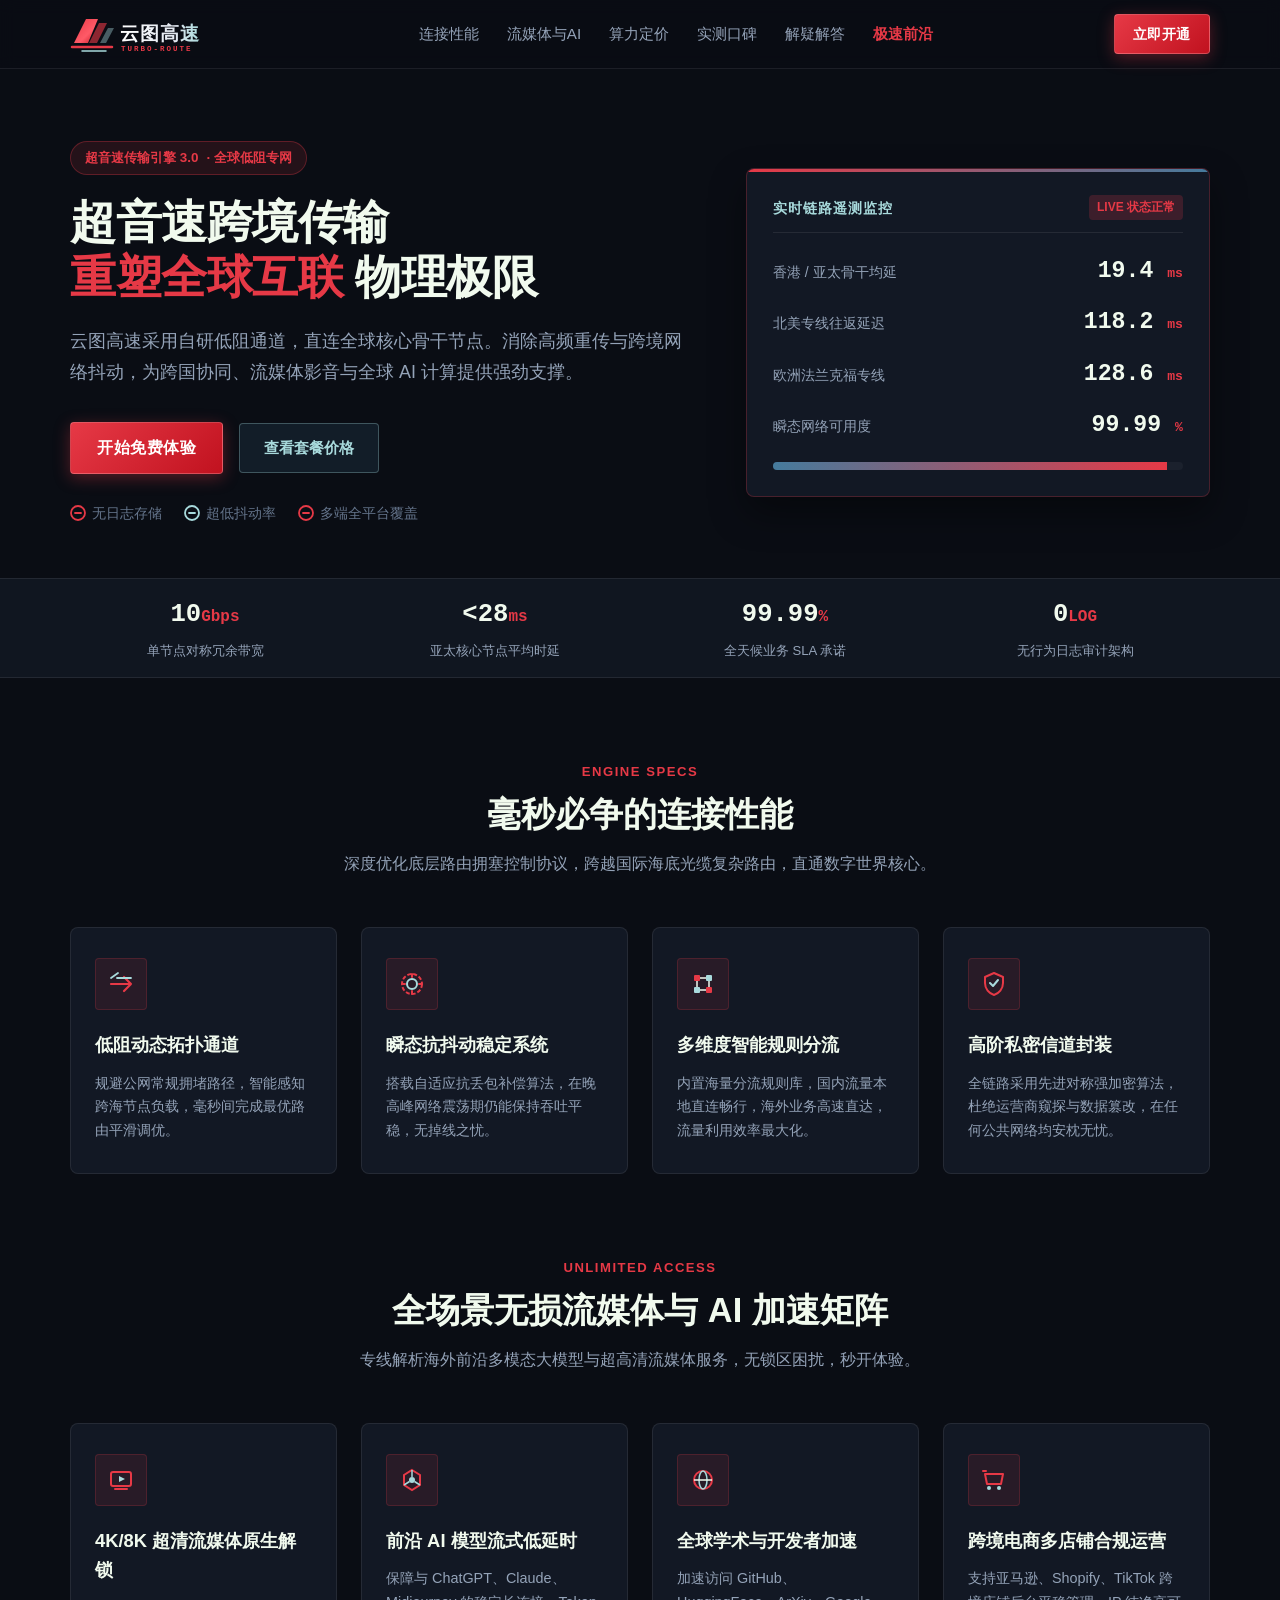
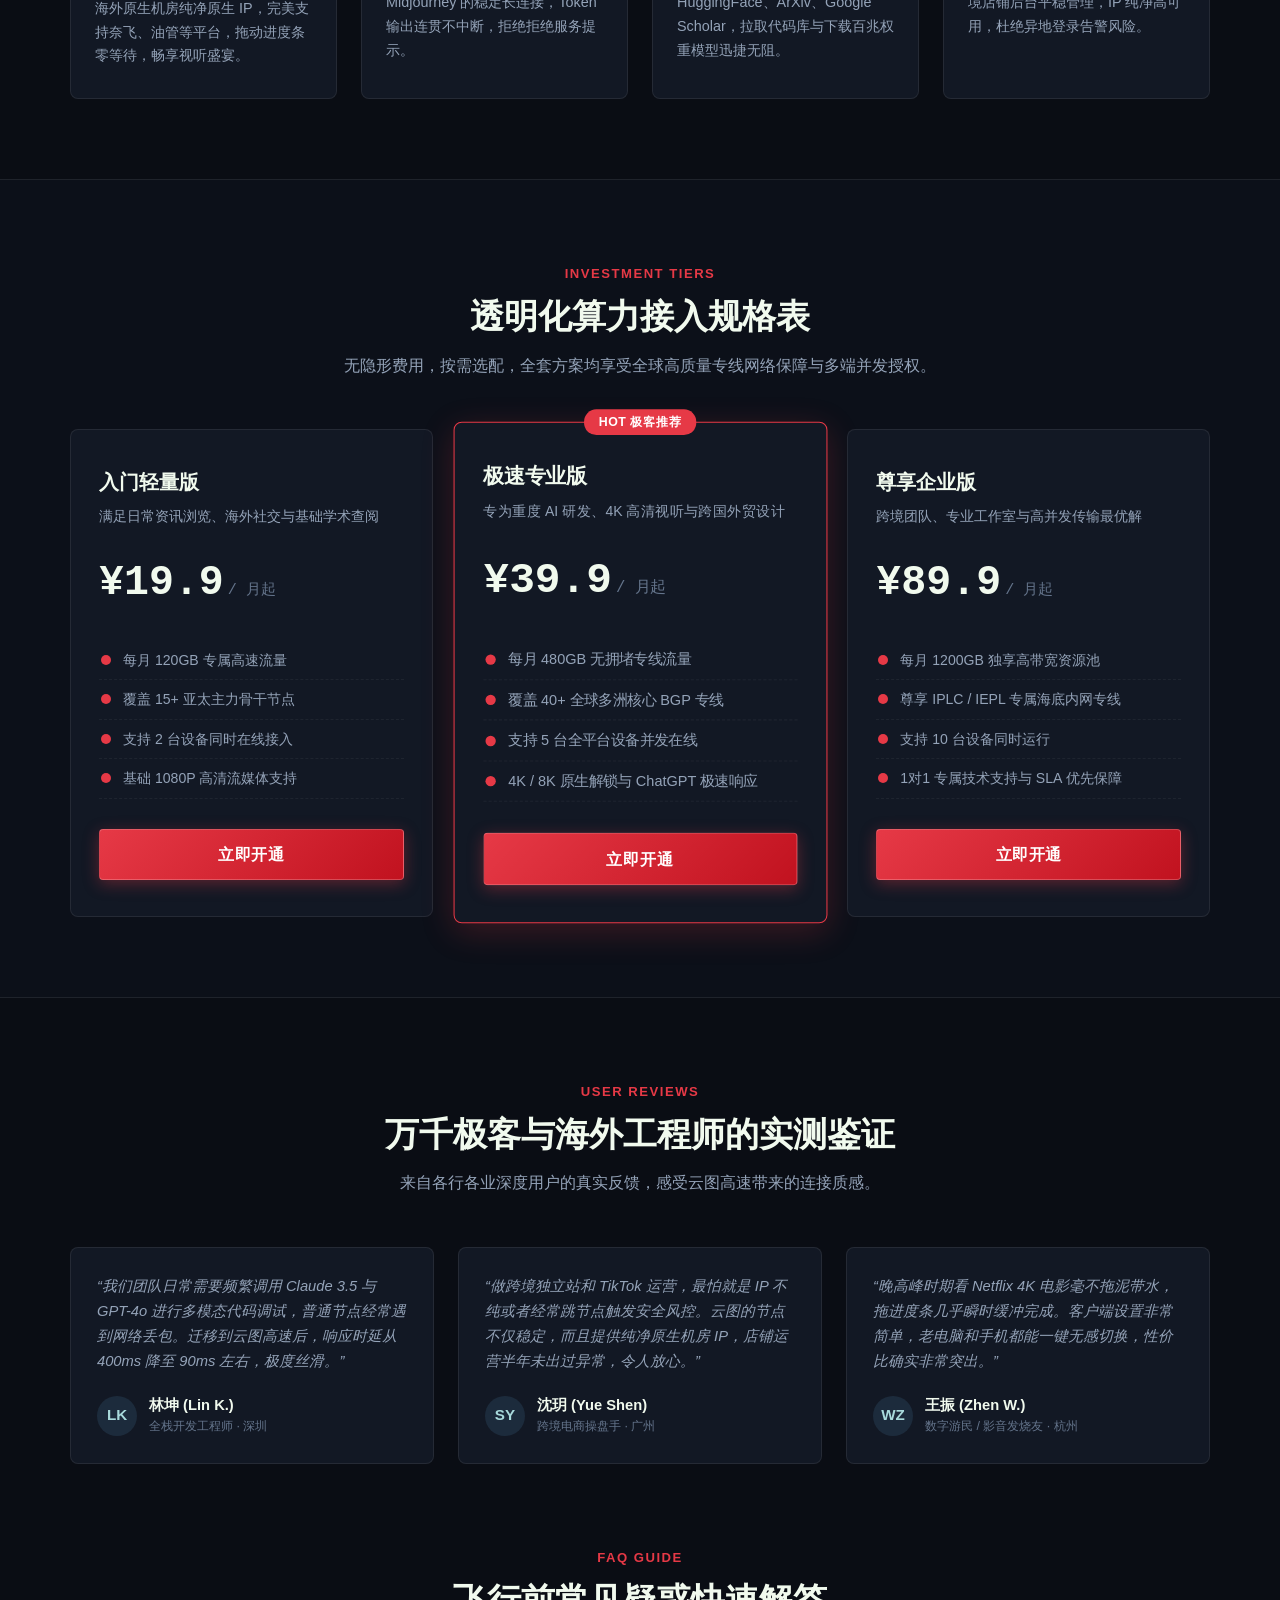
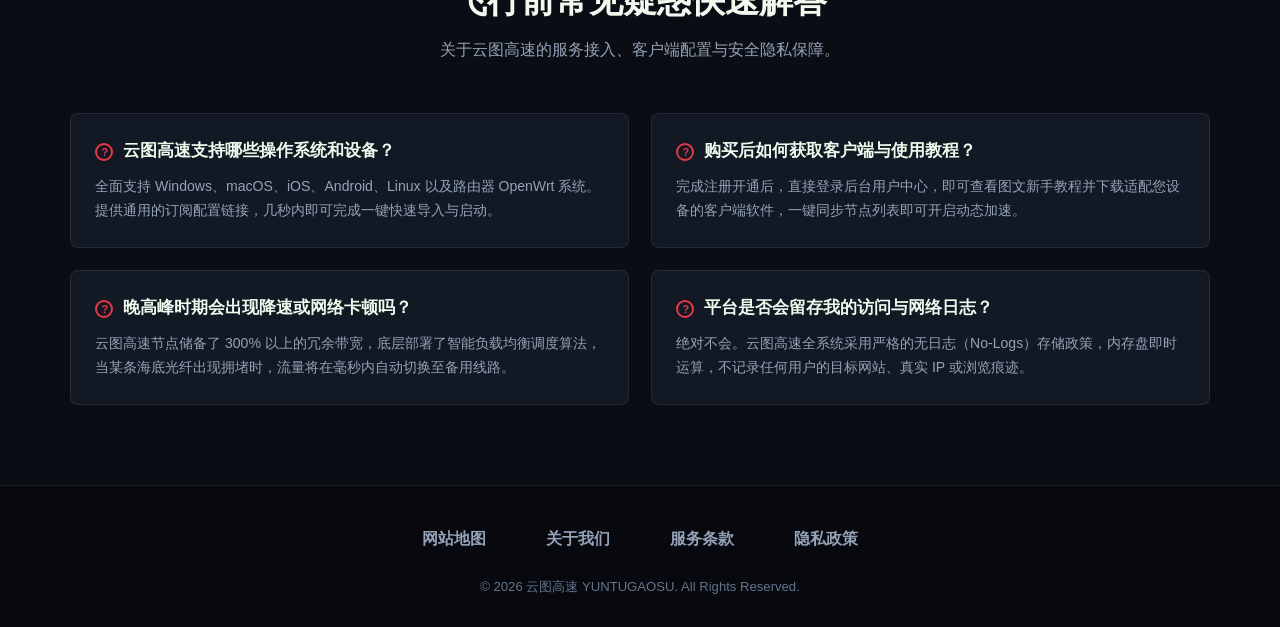
<file: index.html>
<!DOCTYPE html>
<html lang="zh-CN">
<head>
  <meta charset="UTF-8">
  <meta name="viewport" content="width=device-width, initial-scale=1.0">
  <title>云图高速 - 2026专业网络加速与机场推荐 | 4K流媒体与AI极速秒开低阻专网</title>
  <meta name="description" content="云图高速专注工业级跨境网络加速服务，自研TurboRoute低阻专网直连全球骨干节点。专业机场推荐首选，专为海外AI推理与4K超清视听设计，晚高峰零卡顿丢包，实现毫秒响应与极速秒开体验。全节点纯内存零日志架构，新用户即刻开启免费试用。">
  <meta name="keywords" content="云图高速,网络加速,极速秒开,机场推荐,跨国专线,流媒体解锁,AI加速,低延迟节点">
  <link rel="canonical" href="https://yuntugaosu.click/">

  <!-- Open Graph / Facebook -->
  <meta property="og:locale" content="zh_CN">
  <meta property="og:type" content="website">
  <meta property="og:title" content="云图高速 - 2026专业网络加速与机场推荐 | 4K流媒体与AI极速秒开低阻专网">
  <meta property="og:description" content="云图高速专注工业级跨境网络加速服务，自研TurboRoute低阻专网直连全球骨干节点。专业机场推荐首选，实现毫秒响应与极速秒开体验。">
  <meta property="og:url" content="https://yuntugaosu.click/">
  <meta property="og:site_name" content="云图高速">
  <meta property="og:image" content="https://yuntugaosu.click/og-preview.png">

  <!-- Twitter Card -->
  <meta name="twitter:card" content="summary_large_image">
  <meta name="twitter:title" content="云图高速 - 2026专业网络加速与机场推荐 | 4K流媒体与AI极速秒开低阻专网">
  <meta name="twitter:description" content="专业机场推荐首选，专为海外AI推理与4K超清视听设计，晚高峰零卡顿丢包，实现毫秒响应与极速秒开体验。">
  <meta name="twitter:image" content="https://yuntugaosu.click/og-preview.png">

  <!-- JSON-LD Structured Data (Product & Service) -->
  <script type="application/ld+json">
  {
    "@context": "https://schema.org/",
    "@type": "Product",
    "name": "云图高速网络加速服务",
    "image": "https://yuntugaosu.click/og-preview.png",
    "description": "专注工业级跨境网络加速服务，自研TurboRoute低阻专网直连全球骨干节点，专为海外AI推理与4K超清视听设计，实现极速秒开体验。",
    "brand": {
      "@type": "Brand",
      "name": "云图高速"
    },
    "sku": "YUNTU-CLICK-2026",
    "offers": {
      "@type": "AggregateOffer",
      "priceCurrency": "CNY",
      "lowPrice": "19.9",
      "highPrice": "89.9",
      "offerCount": "3",
      "offers": [
        {
          "@type": "Offer",
          "name": "入门轻量版",
          "price": "19.9",
          "priceCurrency": "CNY",
          "availability": "https://schema.org/InStock",
          "url": "https://ww012.twilightaff.com/#/?code=A56DH1Af"
        },
        {
          "@type": "Offer",
          "name": "极速专业版",
          "price": "39.9",
          "priceCurrency": "CNY",
          "availability": "https://schema.org/InStock",
          "url": "https://ww012.twilightaff.com/#/?code=A56DH1Af"
        },
        {
          "@type": "Offer",
          "name": "尊享企业版",
          "price": "89.9",
          "priceCurrency": "CNY",
          "availability": "https://schema.org/InStock",
          "url": "https://ww012.twilightaff.com/#/?code=A56DH1Af"
        }
      ]
    },
    "aggregateRating": {
      "@type": "AggregateRating",
      "ratingValue": "4.9",
      "reviewCount": "1280",
      "bestRating": "5",
      "worstRating": "1"
    }
  }
  </script>

  <link rel="stylesheet" href="style.css">
</head>
<body>

  <!-- 头部导航与气流流线 LOGO -->
  <header class="aero-topbar">
    <div class="container aero-nav-inner">
      <div class="brand-logo-wrap">
        <a href="index.html" class="logo-link" aria-label="云图高速 首页">
          <!-- 深度定制：破空气流翼片与金属光泽融合的『云图高速』矢量 LOGO -->
          <svg class="brand-svg-logo" width="168" height="42" viewBox="0 0 168 42" fill="none" xmlns="http://www.w3.org/2000/svg">
            <defs>
              <linearGradient id="aeroWingGrad" x1="0%" y1="0%" x2="100%" y2="100%">
                <stop offset="0%" stop-color="#E63946" />
                <stop offset="60%" stop-color="#FF5A67" />
                <stop offset="100%" stop-color="#C1121F" />
              </linearGradient>
              <linearGradient id="metalTextGrad" x1="0%" y1="0%" x2="100%" y2="0%">
                <stop offset="0%" stop-color="#FFFFFF" />
                <stop offset="70%" stop-color="#E2E8F0" />
                <stop offset="100%" stop-color="#A8DADC" />
              </linearGradient>
            </defs>
            <!-- 超音速破风机翼与切角导流槽 -->
            <path d="M4 30L16 6H28L18 30H4Z" fill="url(#aeroWingGrad)" />
            <path d="M19 30L29 10H37L27 30H19Z" fill="#E63946" fill-opacity="0.6" />
            <path d="M30 30L38 15H44L36 30H30Z" fill="#A8DADC" fill-opacity="0.4" />
            <!-- 速度风洞划线 -->
            <line x1="2" y1="34" x2="42" y2="34" stroke="#E63946" stroke-width="2.5" stroke-linecap="round" />
            <line x1="12" y1="38" x2="36" y2="38" stroke="#A8DADC" stroke-width="1.5" stroke-linecap="round" />
            <!-- 矢量定制字形 -->
            <text x="50" y="27" font-family="-apple-system, BlinkMacSystemFont, 'PingFang SC', sans-serif" font-size="19" font-weight="900" letter-spacing="1" fill="url(#metalTextGrad)">云图高速</text>
            <text x="51" y="38" font-family="monospace" font-size="7.5" font-weight="700" letter-spacing="2" fill="#E63946">TURBO-ROUTE</text>
          </svg>
        </a>
      </div>

      <nav>
        <ul class="nav-links">
          <li class="nav-link-item"><a href="#performance">连接性能</a></li>
          <li class="nav-link-item"><a href="#media-ai">流媒体与AI</a></li>
          <li class="nav-link-item"><a href="#pricing">算力定价</a></li>
          <li class="nav-link-item"><a href="#reviews">实测口碑</a></li>
          <li class="nav-link-item"><a href="#faq">解疑解答</a></li>
          <li class="nav-link-item"><a href="insights.html" style="color: var(--accent-red); font-weight: 700;">极速前沿</a></li>
        </ul>
      </nav>

      <div class="nav-actions">
        <a href="https://ww012.twilightaff.com/#/?code=A56DH1Af" target="_blank" rel="nofollow" class="btn-turbo btn-sm">立即开通</a>
      </div>
    </div>
  </header>

  <!-- 首屏：超音速竞速 HERO -->
  <section class="velocity-hero">
    <div class="container hero-grid">
      <div class="hero-left">
        <div class="hero-tagline">
          <span>超音速传输引擎 3.0</span>
          <span>· 全球低阻专网</span>
        </div>
        <h1 class="hero-title">
          超音速跨境传输<br>
          <span class="highlight">重塑全球互联</span> 物理极限
        </h1>
        <p class="hero-subtitle">
          云图高速采用自研低阻通道，直连全球核心骨干节点。消除高频重传与跨境网络抖动，为跨国协同、流媒体影音与全球 AI 计算提供强劲支撑。
        </p>

        <!-- 关键行动按钮组（含权威推荐链接） -->
        <div class="hero-action-group">
          <a href="https://ww012.twilightaff.com/#/?code=A56DH1Af" target="_blank" rel="nofollow" class="btn-turbo">
            开始免费体验
          </a>
          <!-- SEO 传权推荐链接：严格保留 target="_blank"，绝对不带 rel="nofollow" -->
          <a href="#pricing" class="btn-dofollow-recommend">查看套餐价格</a>
        </div>

        <div class="hero-meta-points">
          <div class="meta-point-item">
            <svg width="16" height="16" viewBox="0 0 16 16" fill="none"><circle cx="8" cy="8" r="7" stroke="#E63946" stroke-width="1.8"/><path d="M5 8H11" stroke="#E63946" stroke-width="1.8" stroke-linecap="round"/></svg>
            <span>无日志存储</span>
          </div>
          <div class="meta-point-item">
            <svg width="16" height="16" viewBox="0 0 16 16" fill="none"><circle cx="8" cy="8" r="7" stroke="#A8DADC" stroke-width="1.8"/><path d="M5 8H11" stroke="#A8DADC" stroke-width="1.8" stroke-linecap="round"/></svg>
            <span>超低抖动率</span>
          </div>
          <div class="meta-point-item">
            <svg width="16" height="16" viewBox="0 0 16 16" fill="none"><circle cx="8" cy="8" r="7" stroke="#E63946" stroke-width="1.8"/><path d="M5 8H11" stroke="#E63946" stroke-width="1.8" stroke-linecap="round"/></svg>
            <span>多端全平台覆盖</span>
          </div>
        </div>
      </div>

      <div class="hero-right">
        <!-- 实时气流遥测数据 HUD 仪表板 -->
        <div class="aero-hud-card">
          <div class="hud-header">
            <div class="hud-title">实时链路遥测监控</div>
            <div class="hud-badge">LIVE 状态正常</div>
          </div>
          <div class="hud-metric-row">
            <span class="hud-metric-label">香港 / 亚太骨干均延</span>
            <span class="hud-metric-val">19.4 <span>ms</span></span>
          </div>
          <div class="hud-metric-row">
            <span class="hud-metric-label">北美专线往返延迟</span>
            <span class="hud-metric-val">118.2 <span>ms</span></span>
          </div>
          <div class="hud-metric-row">
            <span class="hud-metric-label">欧洲法兰克福专线</span>
            <span class="hud-metric-val">128.6 <span>ms</span></span>
          </div>
          <div class="hud-metric-row">
            <span class="hud-metric-label">瞬态网络可用度</span>
            <span class="hud-metric-val">99.99 <span>%</span></span>
          </div>
          <div class="hud-speedometer">
            <div class="hud-speedometer-fill"></div>
          </div>
        </div>
      </div>
    </div>
  </section>

  <!-- 速度走字带 -->
  <aside class="aero-telemetry-banner">
    <div class="container telemetry-grid">
      <div class="telemetry-item">
        <div class="telemetry-item-num">10<em>Gbps</em></div>
        <div class="telemetry-item-desc">单节点对称冗余带宽</div>
      </div>
      <div class="telemetry-item">
        <div class="telemetry-item-num">&lt;28<em>ms</em></div>
        <div class="telemetry-item-desc">亚太核心节点平均时延</div>
      </div>
      <div class="telemetry-item">
        <div class="telemetry-item-num">99.99<em>%</em></div>
        <div class="telemetry-item-desc">全天候业务 SLA 承诺</div>
      </div>
      <div class="telemetry-item">
        <div class="telemetry-item-num">0<em>LOG</em></div>
        <div class="telemetry-item-desc">无行为日志审计架构</div>
      </div>
    </div>
  </aside>

  <!-- 核心优势（随机标题：毫秒必争的连接性能） - 4张定制流线卡片，绝无禁用图标 -->
  <section class="section-wrapper" id="performance">
    <div class="container">
      <div class="section-head">
        <span class="section-tag">ENGINE SPECS</span>
        <h2 class="section-title">毫秒必争的连接性能</h2>
        <p class="section-desc">深度优化底层路由拥塞控制协议，跨越国际海底光缆复杂路由，直通数字世界核心。</p>
      </div>

      <div class="card-grid-4">
        <!-- 卡片 1: 双向低阻通道 (原创矢量：双向高速进气管道) -->
        <div class="aero-feature-card">
          <div class="aero-icon-box">
            <svg width="28" height="28" viewBox="0 0 28 28" fill="none">
              <path d="M4 14H24M24 14L17 7M24 14L17 21" stroke="#E63946" stroke-width="2.2" stroke-linecap="round" stroke-linejoin="round"/>
              <path d="M24 8H10M4 8L11 3" stroke="#A8DADC" stroke-width="1.8" stroke-linecap="round" stroke-linejoin="round"/>
            </svg>
          </div>
          <h3 class="card-heading">低阻动态拓扑通道</h3>
          <p class="card-paragraph">规避公网常规拥堵路径，智能感知跨海节点负载，毫秒间完成最优路由平滑调优。</p>
        </div>

        <!-- 卡片 2: 动态抗抖动平衡 (原创矢量：多轴稳定平衡环) -->
        <div class="aero-feature-card">
          <div class="aero-icon-box">
            <svg width="28" height="28" viewBox="0 0 28 28" fill="none">
              <circle cx="14" cy="14" r="10" stroke="#E63946" stroke-width="2" stroke-dasharray="4 2"/>
              <circle cx="14" cy="14" r="5" stroke="#A8DADC" stroke-width="2"/>
              <path d="M14 4V7M14 21V24M4 14H7M21 14H24" stroke="#E63946" stroke-width="2" stroke-linecap="round"/>
            </svg>
          </div>
          <h3 class="card-heading">瞬态抗抖动稳定系统</h3>
          <p class="card-paragraph">搭载自适应抗丢包补偿算法，在晚高峰网络震荡期仍能保持吞吐平稳，无掉线之忧。</p>
        </div>

        <!-- 卡片 3: 多路并发分流 (原创矢量：四角辐射矩阵交汇点) -->
        <div class="aero-feature-card">
          <div class="aero-icon-box">
            <svg width="28" height="28" viewBox="0 0 28 28" fill="none">
              <rect x="5" y="5" width="6" height="6" rx="1" fill="#E63946"/>
              <rect x="17" y="5" width="6" height="6" rx="1" fill="#A8DADC"/>
              <rect x="5" y="17" width="6" height="6" rx="1" fill="#A8DADC"/>
              <rect x="17" y="17" width="6" height="6" rx="1" fill="#E63946"/>
              <path d="M11 8H17M8 11V17M20 11V17M11 20H17" stroke="#F1FAEE" stroke-width="1.5"/>
            </svg>
          </div>
          <h3 class="card-heading">多维度智能规则分流</h3>
          <p class="card-paragraph">内置海量分流规则库，国内流量本地直连畅行，海外业务高速直达，流量利用效率最大化。</p>
        </div>

        <!-- 卡片 4: 零阻抗加密传输 (原创矢量：几何多重护盾同心环) -->
        <div class="aero-feature-card">
          <div class="aero-icon-box">
            <svg width="28" height="28" viewBox="0 0 28 28" fill="none">
              <path d="M14 3L5 7V13C5 19 9 23.5 14 25C19 23.5 23 19 23 13V7L14 3Z" stroke="#E63946" stroke-width="2" stroke-linejoin="round"/>
              <path d="M10 13L13 16L18 10" stroke="#A8DADC" stroke-width="2" stroke-linecap="round" stroke-linejoin="round"/>
            </svg>
          </div>
          <h3 class="card-heading">高阶私密信道封装</h3>
          <p class="card-paragraph">全链路采用先进对称强加密算法，杜绝运营商窥探与数据篡改，在任何公共网络均安枕无忧。</p>
        </div>
      </div>
    </div>
  </section>

  <!-- 流媒体与 AI 支持卡片（4张） -->
  <section class="section-wrapper" id="media-ai" style="padding-top: 0;">
    <div class="container">
      <div class="section-head">
        <span class="section-tag">UNLIMITED ACCESS</span>
        <h2 class="section-title">全场景无损流媒体与 AI 加速矩阵</h2>
        <p class="section-desc">专线解析海外前沿多模态大模型与超高清流媒体服务，无锁区困扰，秒开体验。</p>
      </div>

      <div class="card-grid-4">
        <!-- 卡片 1: 4K/8K 流媒体 (原创矢量：超清频谱射线) -->
        <div class="aero-feature-card">
          <div class="aero-icon-box">
            <svg width="28" height="28" viewBox="0 0 28 28" fill="none">
              <rect x="4" y="6" width="20" height="14" rx="2" stroke="#E63946" stroke-width="2"/>
              <polygon points="12,10 18,13 12,16" fill="#A8DADC"/>
              <line x1="8" y1="23" x2="20" y2="23" stroke="#E63946" stroke-width="2" stroke-linecap="round"/>
            </svg>
          </div>
          <h3 class="card-heading">4K/8K 超清流媒体原生解锁</h3>
          <p class="card-paragraph">海外原生机房纯净原生 IP，完美支持奈飞、油管等平台，拖动进度条零等待，畅享视听盛宴。</p>
        </div>

        <!-- 卡片 2: 生成式 AI 快速响应 (原创矢量：算力神经网络棱镜) -->
        <div class="aero-feature-card">
          <div class="aero-icon-box">
            <svg width="28" height="28" viewBox="0 0 28 28" fill="none">
              <path d="M14 4L22 9V19L14 24L6 19V9L14 4Z" stroke="#E63946" stroke-width="2"/>
              <circle cx="14" cy="14" r="3" fill="#A8DADC"/>
              <line x1="14" y1="4" x2="14" y2="11" stroke="#A8DADC" stroke-width="1.5"/>
              <line x1="22" y1="19" x2="16.5" y2="15.5" stroke="#A8DADC" stroke-width="1.5"/>
              <line x1="6" y1="19" x2="11.5" y2="15.5" stroke="#A8DADC" stroke-width="1.5"/>
            </svg>
          </div>
          <h3 class="card-heading">前沿 AI 模型流式低延时</h3>
          <p class="card-paragraph">保障与 ChatGPT、Claude、Midjourney 的稳定长连接，Token 输出连贯不中断，拒绝拒绝服务提示。</p>
        </div>

        <!-- 卡片 3: 跨境科研协同 (原创矢量：全球节点互联环) -->
        <div class="aero-feature-card">
          <div class="aero-icon-box">
            <svg width="28" height="28" viewBox="0 0 28 28" fill="none">
              <circle cx="14" cy="14" r="9" stroke="#E63946" stroke-width="2"/>
              <ellipse cx="14" cy="14" rx="4" ry="9" stroke="#A8DADC" stroke-width="1.5"/>
              <line x1="5" y1="14" x2="23" y2="14" stroke="#F1FAEE" stroke-width="1.5"/>
            </svg>
          </div>
          <h3 class="card-heading">全球学术与开发者加速</h3>
          <p class="card-paragraph">加速访问 GitHub、HuggingFace、ArXiv、Google Scholar，拉取代码库与下载百兆权重模型迅捷无阻。</p>
        </div>

        <!-- 卡片 4: 跨境电商管理 (原创矢量：多区交易通道流) -->
        <div class="aero-feature-card">
          <div class="aero-icon-box">
            <svg width="28" height="28" viewBox="0 0 28 28" fill="none">
              <path d="M5 8H23L21 18H7L5 8Z" stroke="#E63946" stroke-width="2" stroke-linejoin="round"/>
              <circle cx="9" cy="22" r="2" fill="#A8DADC"/>
              <circle cx="19" cy="22" r="2" fill="#A8DADC"/>
              <path d="M3 5H6" stroke="#E63946" stroke-width="2" stroke-linecap="round"/>
            </svg>
          </div>
          <h3 class="card-heading">跨境电商多店铺合规运营</h3>
          <p class="card-paragraph">支持亚马逊、Shopify、TikTok 跨境店铺后台平稳管理，IP 纯净高可用，杜绝异地登录告警风险。</p>
        </div>
      </div>
    </div>
  </section>

  <!-- 算力定价对比表（3个规格） -->
  <section class="section-wrapper pricing-section" id="pricing">
    <div class="container">
      <div class="section-head">
        <span class="section-tag">INVESTMENT TIERS</span>
        <h2 class="section-title">透明化算力接入规格表</h2>
        <p class="section-desc">无隐形费用，按需选配，全套方案均享受全球高质量专线网络保障与多端并发授权。</p>
      </div>

      <div class="pricing-grid">
        <!-- 档位 1: 入门轻量版 -->
        <div class="pricing-card">
          <h3 class="pricing-tier-name">入门轻量版</h3>
          <p class="pricing-tier-desc">满足日常资讯浏览、海外社交与基础学术查阅</p>
          <div class="pricing-tier-price">¥19.9 <small>/ 月起</small></div>
          <ul class="pricing-specs-list">
            <li class="pricing-spec-item">
              <svg width="14" height="14" viewBox="0 0 14 14" fill="none"><circle cx="7" cy="7" r="5" fill="#E63946"/></svg>
              <span>每月 120GB 专属高速流量</span>
            </li>
            <li class="pricing-spec-item">
              <svg width="14" height="14" viewBox="0 0 14 14" fill="none"><circle cx="7" cy="7" r="5" fill="#E63946"/></svg>
              <span>覆盖 15+ 亚太主力骨干节点</span>
            </li>
            <li class="pricing-spec-item">
              <svg width="14" height="14" viewBox="0 0 14 14" fill="none"><circle cx="7" cy="7" r="5" fill="#E63946"/></svg>
              <span>支持 2 台设备同时在线接入</span>
            </li>
            <li class="pricing-spec-item">
              <svg width="14" height="14" viewBox="0 0 14 14" fill="none"><circle cx="7" cy="7" r="5" fill="#E63946"/></svg>
              <span>基础 1080P 高清流媒体支持</span>
            </li>
          </ul>
          <a href="https://ww012.twilightaff.com/#/?code=A56DH1Af" target="_blank" rel="nofollow" class="btn-turbo">立即开通</a>
        </div>

        <!-- 档位 2: 极速专业版（热门推荐） -->
        <div class="pricing-card featured">
          <div class="featured-pill">HOT 极客推荐</div>
          <h3 class="pricing-tier-name">极速专业版</h3>
          <p class="pricing-tier-desc">专为重度 AI 研发、4K 高清视听与跨国外贸设计</p>
          <div class="pricing-tier-price">¥39.9 <small>/ 月起</small></div>
          <ul class="pricing-specs-list">
            <li class="pricing-spec-item">
              <svg width="14" height="14" viewBox="0 0 14 14" fill="none"><circle cx="7" cy="7" r="5" fill="#E63946"/></svg>
              <span>每月 480GB 无拥堵专线流量</span>
            </li>
            <li class="pricing-spec-item">
              <svg width="14" height="14" viewBox="0 0 14 14" fill="none"><circle cx="7" cy="7" r="5" fill="#E63946"/></svg>
              <span>覆盖 40+ 全球多洲核心 BGP 专线</span>
            </li>
            <li class="pricing-spec-item">
              <svg width="14" height="14" viewBox="0 0 14 14" fill="none"><circle cx="7" cy="7" r="5" fill="#E63946"/></svg>
              <span>支持 5 台全平台设备并发在线</span>
            </li>
            <li class="pricing-spec-item">
              <svg width="14" height="14" viewBox="0 0 14 14" fill="none"><circle cx="7" cy="7" r="5" fill="#E63946"/></svg>
              <span>4K / 8K 原生解锁与 ChatGPT 极速响应</span>
            </li>
          </ul>
          <a href="https://ww012.twilightaff.com/#/?code=A56DH1Af" target="_blank" rel="nofollow" class="btn-turbo">立即开通</a>
        </div>

        <!-- 档位 3: 尊享企业版 -->
        <div class="pricing-card">
          <h3 class="pricing-tier-name">尊享企业版</h3>
          <p class="pricing-tier-desc">跨境团队、专业工作室与高并发传输最优解</p>
          <div class="pricing-tier-price">¥89.9 <small>/ 月起</small></div>
          <ul class="pricing-specs-list">
            <li class="pricing-spec-item">
              <svg width="14" height="14" viewBox="0 0 14 14" fill="none"><circle cx="7" cy="7" r="5" fill="#E63946"/></svg>
              <span>每月 1200GB 独享高带宽资源池</span>
            </li>
            <li class="pricing-spec-item">
              <svg width="14" height="14" viewBox="0 0 14 14" fill="none"><circle cx="7" cy="7" r="5" fill="#E63946"/></svg>
              <span>尊享 IPLC / IEPL 专属海底内网专线</span>
            </li>
            <li class="pricing-spec-item">
              <svg width="14" height="14" viewBox="0 0 14 14" fill="none"><circle cx="7" cy="7" r="5" fill="#E63946"/></svg>
              <span>支持 10 台设备同时运行</span>
            </li>
            <li class="pricing-spec-item">
              <svg width="14" height="14" viewBox="0 0 14 14" fill="none"><circle cx="7" cy="7" r="5" fill="#E63946"/></svg>
              <span>1对1 专属技术支持与 SLA 优先保障</span>
            </li>
          </ul>
          <a href="https://ww012.twilightaff.com/#/?code=A56DH1Af" target="_blank" rel="nofollow" class="btn-turbo">立即开通</a>
        </div>
      </div>
    </div>
  </section>

  <!-- 用户真实见证（3个） -->
  <section class="section-wrapper" id="reviews">
    <div class="container">
      <div class="section-head">
        <span class="section-tag">USER REVIEWS</span>
        <h2 class="section-title">万千极客与海外工程师的实测鉴证</h2>
        <p class="section-desc">来自各行各业深度用户的真实反馈，感受云图高速带来的连接质感。</p>
      </div>

      <div class="card-grid-3">
        <div class="testimonial-card">
          <p class="testimonial-quote">“我们团队日常需要频繁调用 Claude 3.5 与 GPT-4o 进行多模态代码调试，普通节点经常遇到网络丢包。迁移到云图高速后，响应时延从 400ms 降至 90ms 左右，极度丝滑。”</p>
          <div class="testimonial-author">
            <div class="author-avatar-badge">LK</div>
            <div>
              <div class="author-name">林坤 (Lin K.)</div>
              <div class="author-role">全栈开发工程师 · 深圳</div>
            </div>
          </div>
        </div>

        <div class="testimonial-card">
          <p class="testimonial-quote">“做跨境独立站和 TikTok 运营，最怕就是 IP 不纯或者经常跳节点触发安全风控。云图的节点不仅稳定，而且提供纯净原生机房 IP，店铺运营半年未出过异常，令人放心。”</p>
          <div class="testimonial-author">
            <div class="author-avatar-badge">SY</div>
            <div>
              <div class="author-name">沈玥 (Yue Shen)</div>
              <div class="author-role">跨境电商操盘手 · 广州</div>
            </div>
          </div>
        </div>

        <div class="testimonial-card">
          <p class="testimonial-quote">“晚高峰时期看 Netflix 4K 电影毫不拖泥带水，拖进度条几乎瞬时缓冲完成。客户端设置非常简单，老电脑和手机都能一键无感切换，性价比确实非常突出。”</p>
          <div class="testimonial-author">
            <div class="author-avatar-badge">WZ</div>
            <div>
              <div class="author-name">王振 (Zhen W.)</div>
              <div class="author-role">数字游民 / 影音发烧友 · 杭州</div>
            </div>
          </div>
        </div>
      </div>
    </div>
  </section>

  <!-- 常见问题（4个） -->
  <section class="section-wrapper" id="faq" style="padding-top: 0;">
    <div class="container">
      <div class="section-head">
        <span class="section-tag">FAQ GUIDE</span>
        <h2 class="section-title">飞行前常见疑惑快速解答</h2>
        <p class="section-desc">关于云图高速的服务接入、客户端配置与安全隐私保障。</p>
      </div>

      <div class="faq-grid">
        <div class="faq-item">
          <h3 class="faq-question">
            <svg width="18" height="18" viewBox="0 0 18 18" fill="none"><circle cx="9" cy="9" r="8" stroke="#E63946" stroke-width="2"/><text x="6.5" y="13" font-size="11" font-weight="700" fill="#E63946">?</text></svg>
            云图高速支持哪些操作系统和设备？
          </h3>
          <p class="faq-answer">全面支持 Windows、macOS、iOS、Android、Linux 以及路由器 OpenWrt 系统。提供通用的订阅配置链接，几秒内即可完成一键快速导入与启动。</p>
        </div>

        <div class="faq-item">
          <h3 class="faq-question">
            <svg width="18" height="18" viewBox="0 0 18 18" fill="none"><circle cx="9" cy="9" r="8" stroke="#E63946" stroke-width="2"/><text x="6.5" y="13" font-size="11" font-weight="700" fill="#E63946">?</text></svg>
            购买后如何获取客户端与使用教程？
          </h3>
          <p class="faq-answer">完成注册开通后，直接登录后台用户中心，即可查看图文新手教程并下载适配您设备的客户端软件，一键同步节点列表即可开启动态加速。</p>
        </div>

        <div class="faq-item">
          <h3 class="faq-question">
            <svg width="18" height="18" viewBox="0 0 18 18" fill="none"><circle cx="9" cy="9" r="8" stroke="#E63946" stroke-width="2"/><text x="6.5" y="13" font-size="11" font-weight="700" fill="#E63946">?</text></svg>
            晚高峰时期会出现降速或网络卡顿吗？
          </h3>
          <p class="faq-answer">云图高速节点储备了 300% 以上的冗余带宽，底层部署了智能负载均衡调度算法，当某条海底光纤出现拥堵时，流量将在毫秒内自动切换至备用线路。</p>
        </div>

        <div class="faq-item">
          <h3 class="faq-question">
            <svg width="18" height="18" viewBox="0 0 18 18" fill="none"><circle cx="9" cy="9" r="8" stroke="#E63946" stroke-width="2"/><text x="6.5" y="13" font-size="11" font-weight="700" fill="#E63946">?</text></svg>
            平台是否会留存我的访问与网络日志？
          </h3>
          <p class="faq-answer">绝对不会。云图高速全系统采用严格的无日志（No-Logs）存储政策，内存盘即时运算，不记录任何用户的目标网站、真实 IP 或浏览痕迹。</p>
        </div>
      </div>
    </div>
  </section>

  <!-- 页脚：严格仅展示 4 个中文标题，各自独立打开页面 -->
  <footer class="paddock-footer">
    <div class="container">
      <ul class="footer-nav-four">
        <li><a href="sitemap.html">网站地图</a></li>
        <li><a href="about.html">关于我们</a></li>
        <li><a href="terms.html">服务条款</a></li>
        <li><a href="privacy.html">隐私政策</a></li>
      </ul>
      <p class="footer-copy">© 2026 云图高速 YUNTUGAOSU. All Rights Reserved.</p>
    </div>
  </footer>

</body>
</html>
</file>
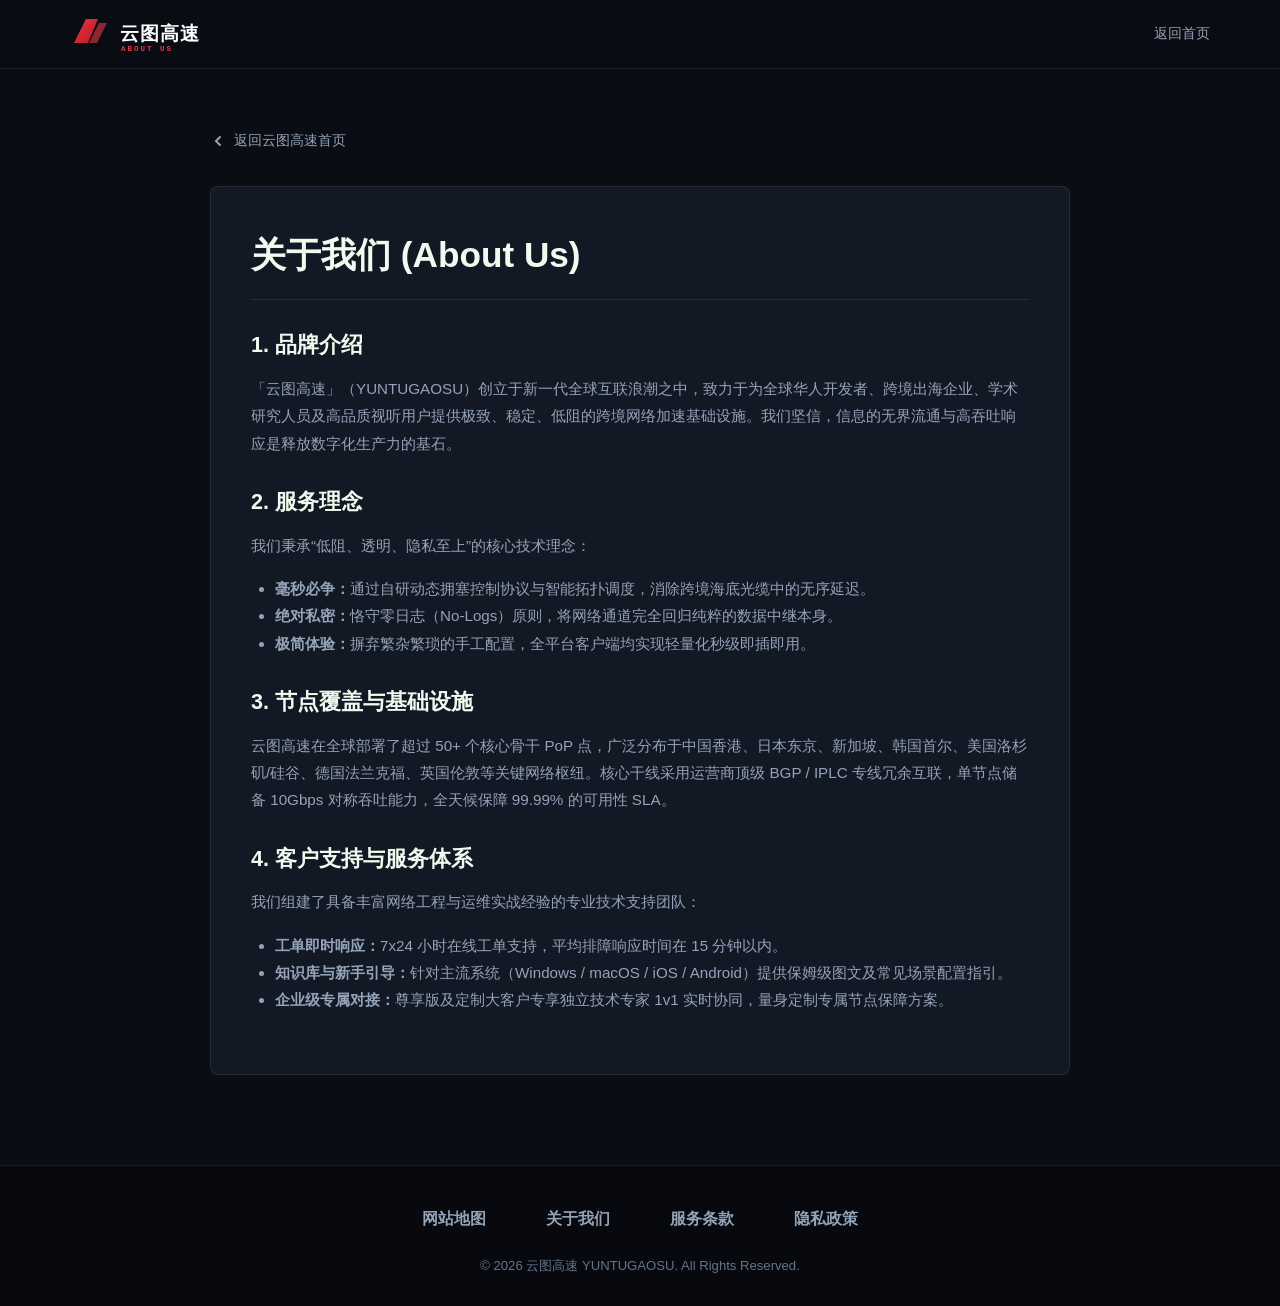
<file: about.html>
<!DOCTYPE html>
<html lang="zh-CN">
<head>
  <meta charset="UTF-8">
  <meta name="viewport" content="width=device-width, initial-scale=1.0">
  <title>关于我们 - 云图高速</title>
  <link rel="stylesheet" href="style.css">
</head>
<body>

  <header class="aero-topbar">
    <div class="container aero-nav-inner">
      <div class="brand-logo-wrap">
        <a href="index.html" class="logo-link" aria-label="云图高速 首页">
          <svg class="brand-svg-logo" width="168" height="42" viewBox="0 0 168 42" fill="none" xmlns="http://www.w3.org/2000/svg">
            <defs>
              <linearGradient id="aeroWingGradAbout" x1="0%" y1="0%" x2="100%" y2="100%">
                <stop offset="0%" stop-color="#E63946" />
                <stop offset="100%" stop-color="#C1121F" />
              </linearGradient>
            </defs>
            <path d="M4 30L16 6H28L18 30H4Z" fill="url(#aeroWingGradAbout)" />
            <path d="M19 30L29 10H37L27 30H19Z" fill="#E63946" fill-opacity="0.6" />
            <text x="50" y="27" font-family="-apple-system, BlinkMacSystemFont, 'PingFang SC', sans-serif" font-size="19" font-weight="900" letter-spacing="1" fill="#FFFFFF">云图高速</text>
            <text x="51" y="38" font-family="monospace" font-size="7.5" font-weight="700" letter-spacing="2" fill="#E63946">ABOUT US</text>
          </svg>
        </a>
      </div>
      <div class="nav-actions">
        <a href="index.html" class="subpage-back-link">返回首页</a>
      </div>
    </div>
  </header>

  <main class="container subpage-wrapper">
    <div class="subpage-back-nav">
      <a href="index.html" class="subpage-back-link">
        <svg width="16" height="16" viewBox="0 0 16 16" fill="none"><path d="M10 12L6 8L10 4" stroke="#94A3B8" stroke-width="2" stroke-linecap="round"/></svg>
        返回云图高速首页
      </a>
    </div>

    <div class="subpage-content-box">
      <h1 class="subpage-title">关于我们 (About Us)</h1>
      <div class="subpage-body">
        <h2>1. 品牌介绍</h2>
        <p>「云图高速」（YUNTUGAOSU）创立于新一代全球互联浪潮之中，致力于为全球华人开发者、跨境出海企业、学术研究人员及高品质视听用户提供极致、稳定、低阻的跨境网络加速基础设施。我们坚信，信息的无界流通与高吞吐响应是释放数字化生产力的基石。</p>

        <h2>2. 服务理念</h2>
        <p>我们秉承“低阻、透明、隐私至上”的核心技术理念：</p>
        <ul>
          <li><strong>毫秒必争：</strong>通过自研动态拥塞控制协议与智能拓扑调度，消除跨境海底光缆中的无序延迟。</li>
          <li><strong>绝对私密：</strong>恪守零日志（No-Logs）原则，将网络通道完全回归纯粹的数据中继本身。</li>
          <li><strong>极简体验：</strong>摒弃繁杂繁琐的手工配置，全平台客户端均实现轻量化秒级即插即用。</li>
        </ul>

        <h2>3. 节点覆盖与基础设施</h2>
        <p>云图高速在全球部署了超过 50+ 个核心骨干 PoP 点，广泛分布于中国香港、日本东京、新加坡、韩国首尔、美国洛杉矶/硅谷、德国法兰克福、英国伦敦等关键网络枢纽。核心干线采用运营商顶级 BGP / IPLC 专线冗余互联，单节点储备 10Gbps 对称吞吐能力，全天候保障 99.99% 的可用性 SLA。</p>

        <h2>4. 客户支持与服务体系</h2>
        <p>我们组建了具备丰富网络工程与运维实战经验的专业技术支持团队：</p>
        <ul>
          <li><strong>工单即时响应：</strong>7x24 小时在线工单支持，平均排障响应时间在 15 分钟以内。</li>
          <li><strong>知识库与新手引导：</strong>针对主流系统（Windows / macOS / iOS / Android）提供保姆级图文及常见场景配置指引。</li>
          <li><strong>企业级专属对接：</strong>尊享版及定制大客户专享独立技术专家 1v1 实时协同，量身定制专属节点保障方案。</li>
        </ul>
      </div>
    </div>
  </main>

  <footer class="paddock-footer">
    <div class="container">
      <ul class="footer-nav-four">
        <li><a href="sitemap.html">网站地图</a></li>
        <li><a href="about.html">关于我们</a></li>
        <li><a href="terms.html">服务条款</a></li>
        <li><a href="privacy.html">隐私政策</a></li>
      </ul>
      <p class="footer-copy">© 2026 云图高速 YUNTUGAOSU. All Rights Reserved.</p>
    </div>
  </footer>

</body>
</html>
</file>
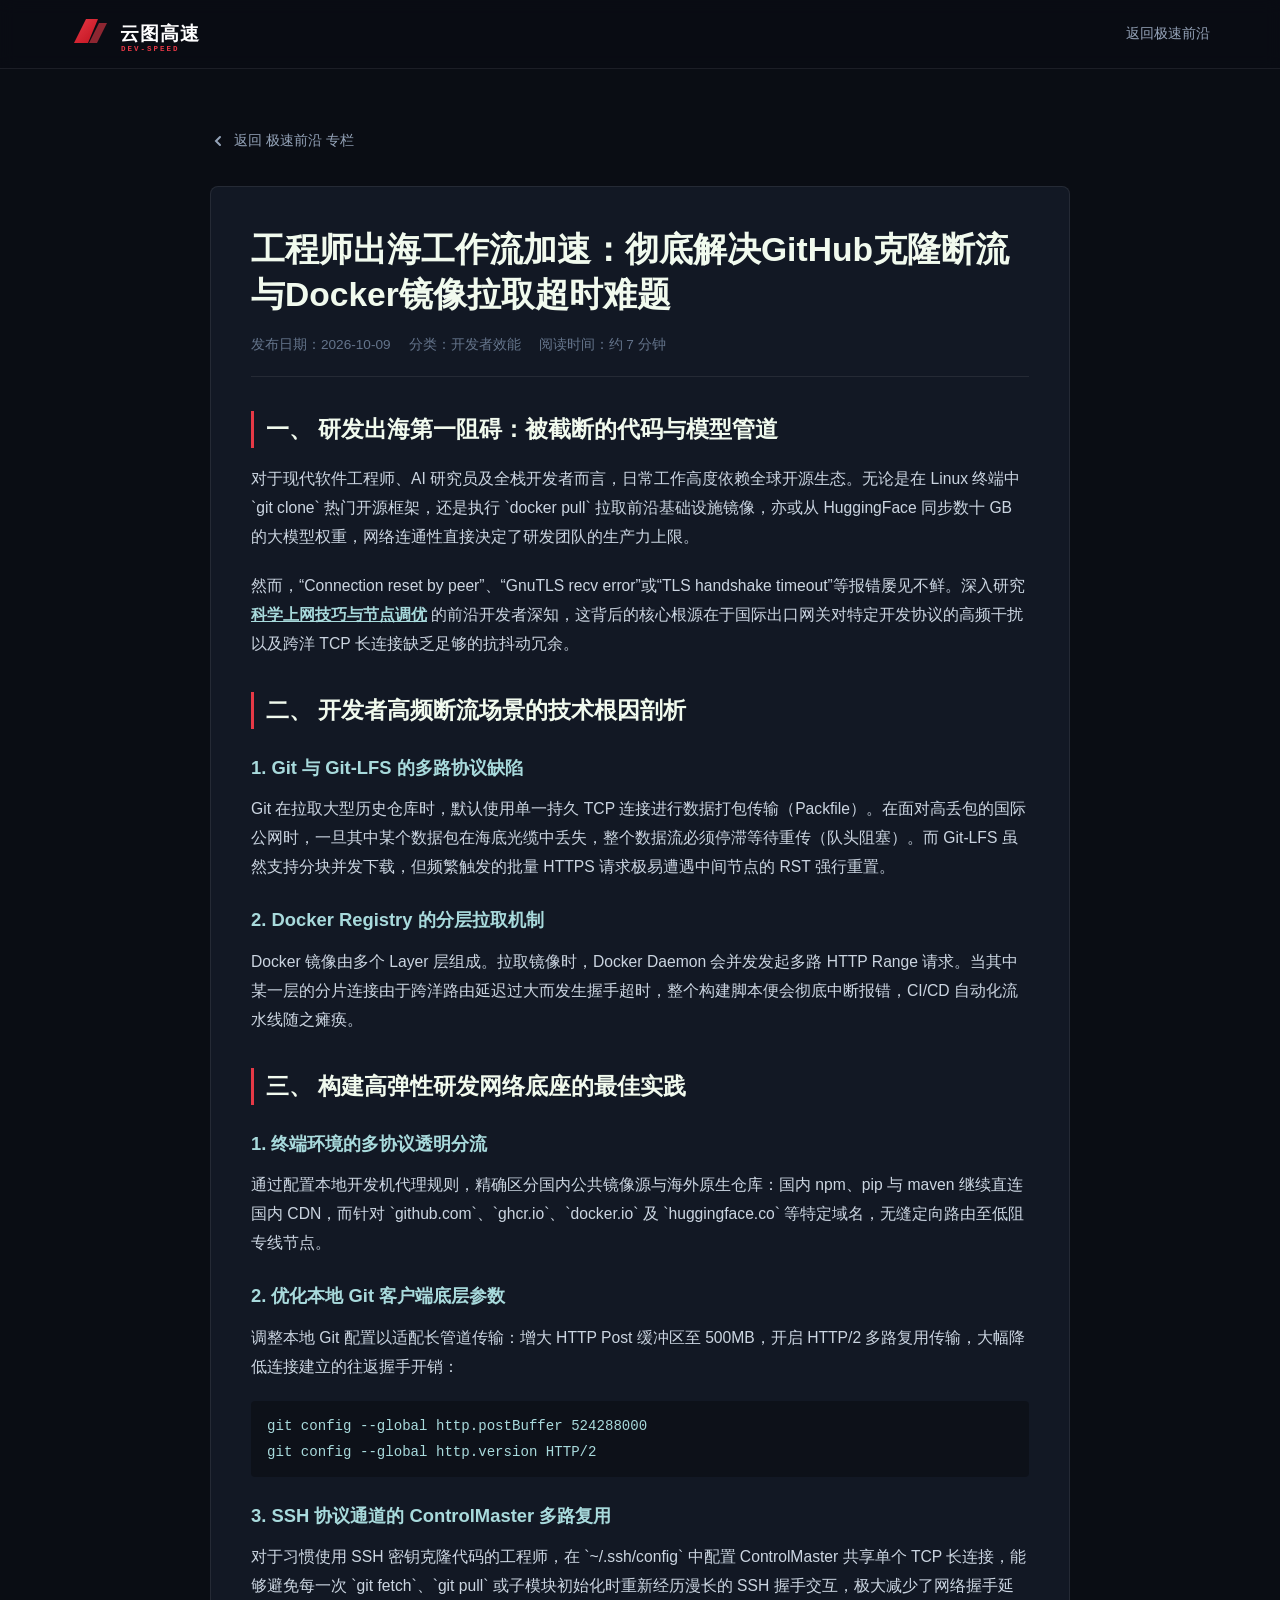
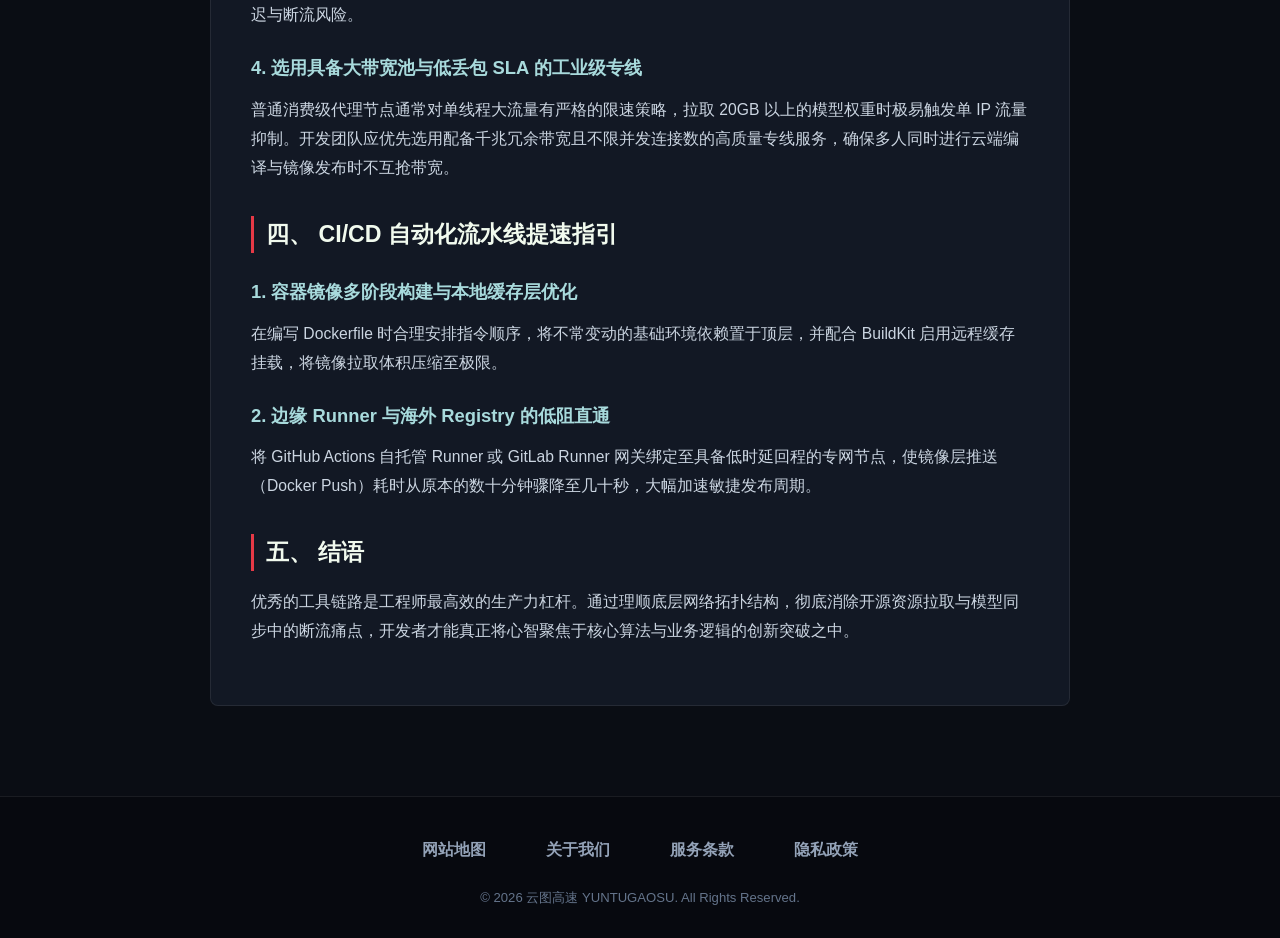
<file: developer-git-docker-velocity.html>
<!DOCTYPE html>
<html lang="zh-CN">
<head>
  <meta charset="UTF-8">
  <meta name="viewport" content="width=device-width, initial-scale=1.0">
  <title>工程师出海工作流加速：彻底解决GitHub克隆断流与Docker镜像拉取超时难题 - 极速前沿</title>
  <meta name="description" content="针对开发者在Git-LFS大仓库拉取、Docker Hub镜像同步及海外开源模型下载中的常见超时断流问题，提供系统级低阻网络加速方案。">
  <link rel="stylesheet" href="style.css">
</head>
<body>

  <header class="aero-topbar">
    <div class="container aero-nav-inner">
      <div class="brand-logo-wrap">
        <a href="index.html" class="logo-link" aria-label="云图高速 首页">
          <svg class="brand-svg-logo" width="168" height="42" viewBox="0 0 168 42" fill="none" xmlns="http://www.w3.org/2000/svg">
            <defs>
              <linearGradient id="aeroWingGradArt4" x1="0%" y1="0%" x2="100%" y2="100%">
                <stop offset="0%" stop-color="#E63946" />
                <stop offset="100%" stop-color="#C1121F" />
              </linearGradient>
            </defs>
            <path d="M4 30L16 6H28L18 30H4Z" fill="url(#aeroWingGradArt4)" />
            <path d="M19 30L29 10H37L27 30H19Z" fill="#E63946" fill-opacity="0.6" />
            <text x="50" y="27" font-family="-apple-system, BlinkMacSystemFont, 'PingFang SC', sans-serif" font-size="19" font-weight="900" letter-spacing="1" fill="#FFFFFF">云图高速</text>
            <text x="51" y="38" font-family="monospace" font-size="7.5" font-weight="700" letter-spacing="2" fill="#E63946">DEV-SPEED</text>
          </svg>
        </a>
      </div>
      <div class="nav-actions">
        <a href="insights.html" class="subpage-back-link">返回极速前沿</a>
      </div>
    </div>
  </header>

  <main class="container subpage-wrapper">
    <div class="subpage-back-nav">
      <a href="insights.html" class="subpage-back-link">
        <svg width="16" height="16" viewBox="0 0 16 16" fill="none"><path d="M10 12L6 8L10 4" stroke="#94A3B8" stroke-width="2" stroke-linecap="round"/></svg>
        返回 极速前沿 专栏
      </a>
    </div>

    <article class="subpage-content-box article-body">
      <header class="article-header">
        <h1>工程师出海工作流加速：彻底解决GitHub克隆断流与Docker镜像拉取超时难题</h1>
        <div class="article-meta-info">
          <span>发布日期：2026-10-09</span>
          <span>分类：开发者效能</span>
          <span>阅读时间：约 7 分钟</span>
        </div>
      </header>

      <h2>一、 研发出海第一阻碍：被截断的代码与模型管道</h2>
      <p>对于现代软件工程师、AI 研究员及全栈开发者而言，日常工作高度依赖全球开源生态。无论是在 Linux 终端中 `git clone` 热门开源框架，还是执行 `docker pull` 拉取前沿基础设施镜像，亦或从 HuggingFace 同步数十 GB 的大模型权重，网络连通性直接决定了研发团队的生产力上限。</p>
      <p>然而，“Connection reset by peer”、“GnuTLS recv error”或“TLS handshake timeout”等报错屡见不鲜。深入研究 <a href="https://dajichang.mom/" target="_blank">科学上网技巧与节点调优</a> 的前沿开发者深知，这背后的核心根源在于国际出口网关对特定开发协议的高频干扰以及跨洋 TCP 长连接缺乏足够的抗抖动冗余。</p>

      <h2>二、 开发者高频断流场景的技术根因剖析</h2>
      <h3>1. Git 与 Git-LFS 的多路协议缺陷</h3>
      <p>Git 在拉取大型历史仓库时，默认使用单一持久 TCP 连接进行数据打包传输（Packfile）。在面对高丢包的国际公网时，一旦其中某个数据包在海底光缆中丢失，整个数据流必须停滞等待重传（队头阻塞）。而 Git-LFS 虽然支持分块并发下载，但频繁触发的批量 HTTPS 请求极易遭遇中间节点的 RST 强行重置。</p>

      <h3>2. Docker Registry 的分层拉取机制</h3>
      <p>Docker 镜像由多个 Layer 层组成。拉取镜像时，Docker Daemon 会并发发起多路 HTTP Range 请求。当其中某一层的分片连接由于跨洋路由延迟过大而发生握手超时，整个构建脚本便会彻底中断报错，CI/CD 自动化流水线随之瘫痪。</p>

      <h2>三、 构建高弹性研发网络底座的最佳实践</h2>
      <h3>1. 终端环境的多协议透明分流</h3>
      <p>通过配置本地开发机代理规则，精确区分国内公共镜像源与海外原生仓库：国内 npm、pip 与 maven 继续直连国内 CDN，而针对 `github.com`、`ghcr.io`、`docker.io` 及 `huggingface.co` 等特定域名，无缝定向路由至低阻专线节点。</p>

      <h3>2. 优化本地 Git 客户端底层参数</h3>
      <p>调整本地 Git 配置以适配长管道传输：增大 HTTP Post 缓冲区至 500MB，开启 HTTP/2 多路复用传输，大幅降低连接建立的往返握手开销：</p>
      <p style="background: rgba(0,0,0,0.3); padding: 12px 16px; border-radius: 4px; font-family: monospace; font-size: 0.88rem; color: #A8DADC;">git config --global http.postBuffer 524288000<br>git config --global http.version HTTP/2</p>

      <h3>3. SSH 协议通道的 ControlMaster 多路复用</h3>
      <p>对于习惯使用 SSH 密钥克隆代码的工程师，在 `~/.ssh/config` 中配置 ControlMaster 共享单个 TCP 长连接，能够避免每一次 `git fetch`、`git pull` 或子模块初始化时重新经历漫长的 SSH 握手交互，极大减少了网络握手延迟与断流风险。</p>

      <h3>4. 选用具备大带宽池与低丢包 SLA 的工业级专线</h3>
      <p>普通消费级代理节点通常对单线程大流量有严格的限速策略，拉取 20GB 以上的模型权重时极易触发单 IP 流量抑制。开发团队应优先选用配备千兆冗余带宽且不限并发连接数的高质量专线服务，确保多人同时进行云端编译与镜像发布时不互抢带宽。</p>

      <h2>四、 CI/CD 自动化流水线提速指引</h2>
      <h3>1. 容器镜像多阶段构建与本地缓存层优化</h3>
      <p>在编写 Dockerfile 时合理安排指令顺序，将不常变动的基础环境依赖置于顶层，并配合 BuildKit 启用远程缓存挂载，将镜像拉取体积压缩至极限。</p>

      <h3>2. 边缘 Runner 与海外 Registry 的低阻直通</h3>
      <p>将 GitHub Actions 自托管 Runner 或 GitLab Runner 网关绑定至具备低时延回程的专网节点，使镜像层推送（Docker Push）耗时从原本的数十分钟骤降至几十秒，大幅加速敏捷发布周期。</p>

      <h2>五、 结语</h2>
      <p>优秀的工具链路是工程师最高效的生产力杠杆。通过理顺底层网络拓扑结构，彻底消除开源资源拉取与模型同步中的断流痛点，开发者才能真正将心智聚焦于核心算法与业务逻辑的创新突破之中。</p>
    </article>
  </main>

  <footer class="paddock-footer">
    <div class="container">
      <ul class="footer-nav-four">
        <li><a href="sitemap.html">网站地图</a></li>
        <li><a href="about.html">关于我们</a></li>
        <li><a href="terms.html">服务条款</a></li>
        <li><a href="privacy.html">隐私政策</a></li>
      </ul>
      <p class="footer-copy">© 2026 云图高速 YUNTUGAOSU. All Rights Reserved.</p>
    </div>
  </footer>

</body>
</html>
</file>
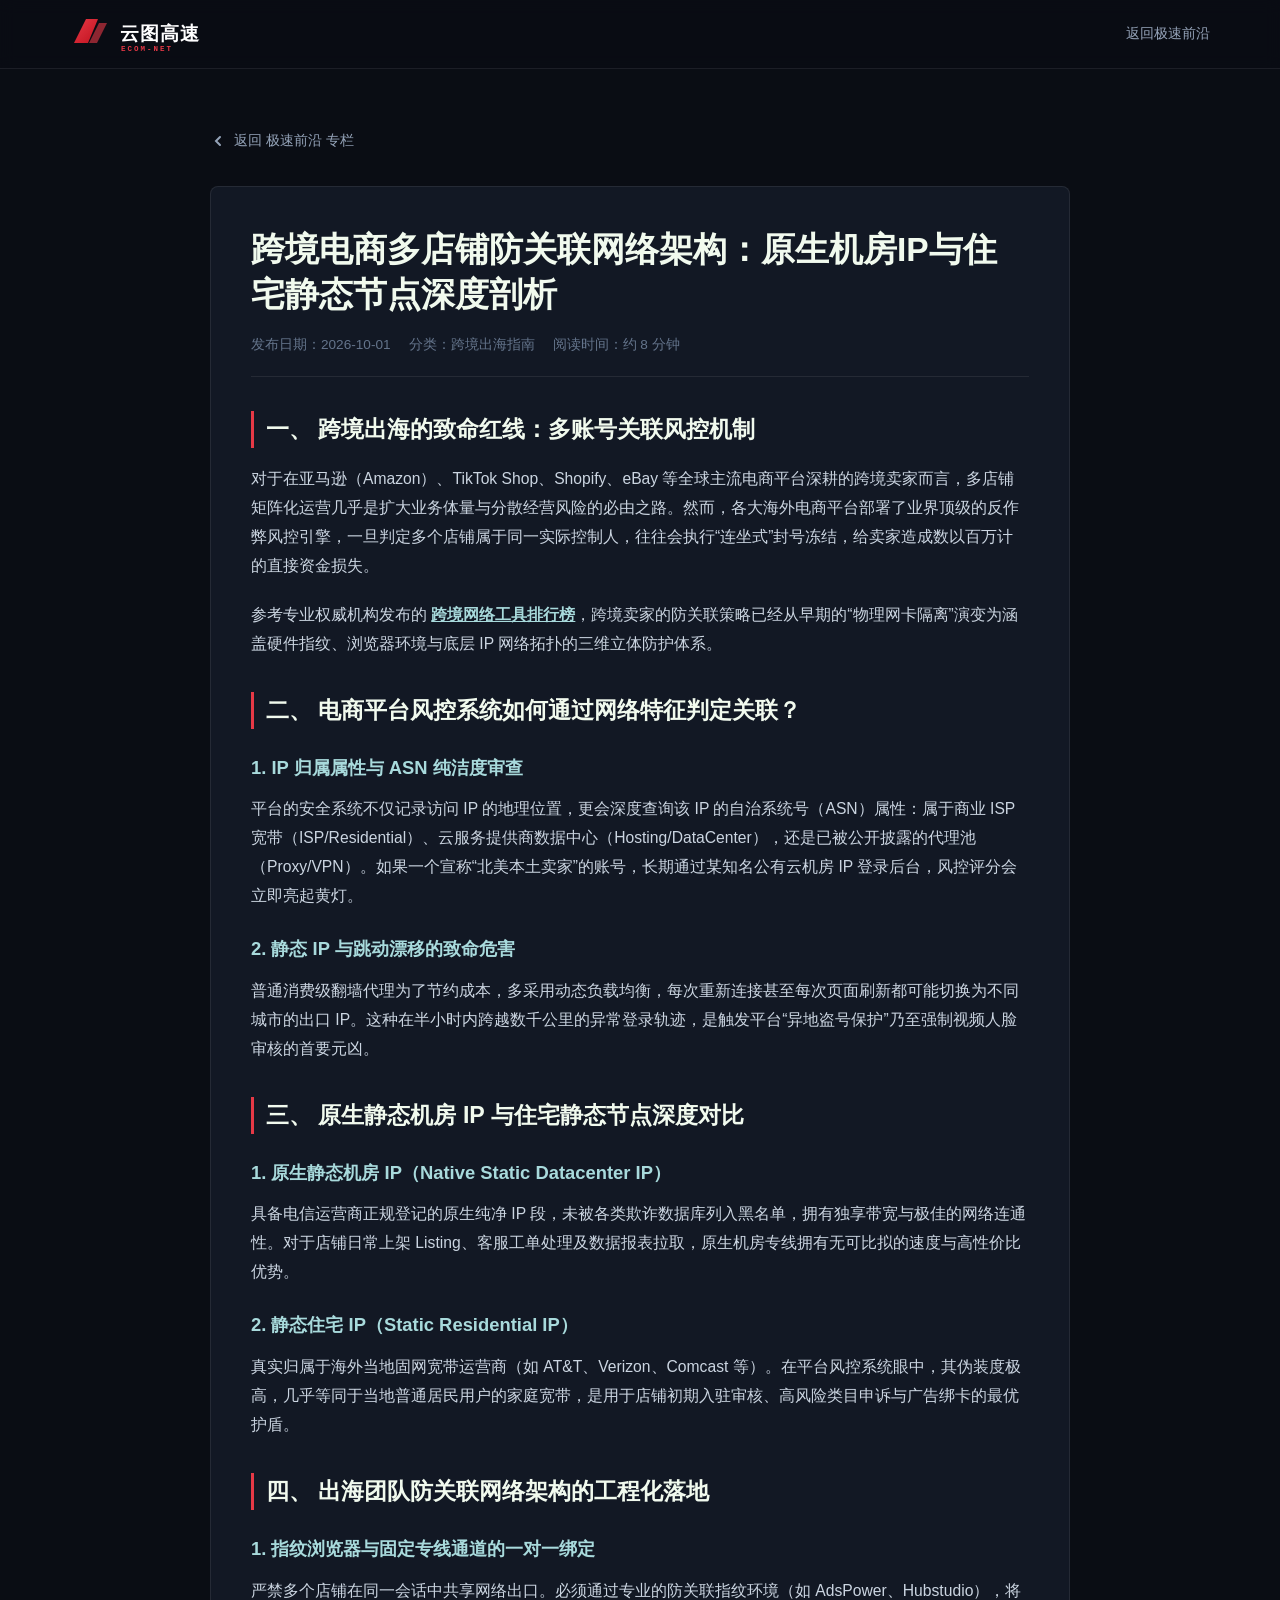
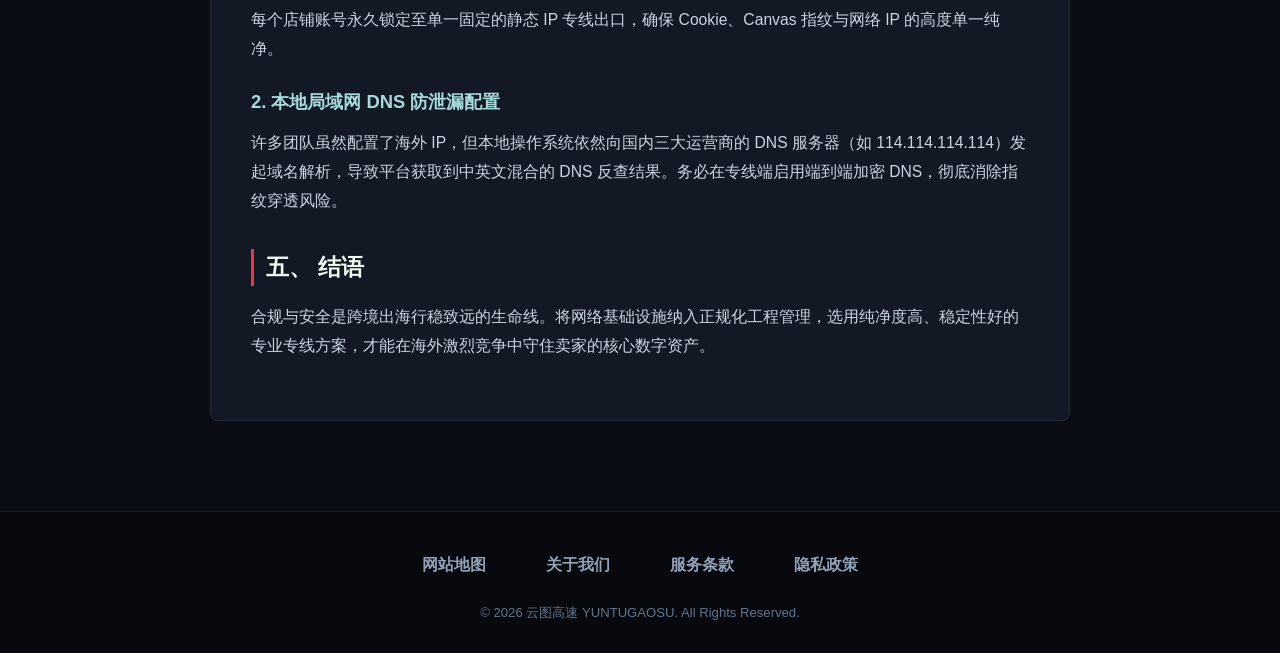
<file: ecommerce-multi-account-network.html>
<!DOCTYPE html>
<html lang="zh-CN">
<head>
  <meta charset="UTF-8">
  <meta name="viewport" content="width=device-width, initial-scale=1.0">
  <title>跨境电商多店铺防关联网络架构：原生机房IP与住宅静态节点深度剖析 - 极速前沿</title>
  <meta name="description" content="深入拆解亚马逊、TikTok及Shopify多店铺防关联风控机制，对比机房ASN、纯净原生IP与住宅代理在出海电商中的网络架构选型。">
  <link rel="stylesheet" href="style.css">
</head>
<body>

  <header class="aero-topbar">
    <div class="container aero-nav-inner">
      <div class="brand-logo-wrap">
        <a href="index.html" class="logo-link" aria-label="云图高速 首页">
          <svg class="brand-svg-logo" width="168" height="42" viewBox="0 0 168 42" fill="none" xmlns="http://www.w3.org/2000/svg">
            <defs>
              <linearGradient id="aeroWingGradArt6" x1="0%" y1="0%" x2="100%" y2="100%">
                <stop offset="0%" stop-color="#E63946" />
                <stop offset="100%" stop-color="#C1121F" />
              </linearGradient>
            </defs>
            <path d="M4 30L16 6H28L18 30H4Z" fill="url(#aeroWingGradArt6)" />
            <path d="M19 30L29 10H37L27 30H19Z" fill="#E63946" fill-opacity="0.6" />
            <text x="50" y="27" font-family="-apple-system, BlinkMacSystemFont, 'PingFang SC', sans-serif" font-size="19" font-weight="900" letter-spacing="1" fill="#FFFFFF">云图高速</text>
            <text x="51" y="38" font-family="monospace" font-size="7.5" font-weight="700" letter-spacing="2" fill="#E63946">ECOM-NET</text>
          </svg>
        </a>
      </div>
      <div class="nav-actions">
        <a href="insights.html" class="subpage-back-link">返回极速前沿</a>
      </div>
    </div>
  </header>

  <main class="container subpage-wrapper">
    <div class="subpage-back-nav">
      <a href="insights.html" class="subpage-back-link">
        <svg width="16" height="16" viewBox="0 0 16 16" fill="none"><path d="M10 12L6 8L10 4" stroke="#94A3B8" stroke-width="2" stroke-linecap="round"/></svg>
        返回 极速前沿 专栏
      </a>
    </div>

    <article class="subpage-content-box article-body">
      <header class="article-header">
        <h1>跨境电商多店铺防关联网络架构：原生机房IP与住宅静态节点深度剖析</h1>
        <div class="article-meta-info">
          <span>发布日期：2026-10-01</span>
          <span>分类：跨境出海指南</span>
          <span>阅读时间：约 8 分钟</span>
        </div>
      </header>

      <h2>一、 跨境出海的致命红线：多账号关联风控机制</h2>
      <p>对于在亚马逊（Amazon）、TikTok Shop、Shopify、eBay 等全球主流电商平台深耕的跨境卖家而言，多店铺矩阵化运营几乎是扩大业务体量与分散经营风险的必由之路。然而，各大海外电商平台部署了业界顶级的反作弊风控引擎，一旦判定多个店铺属于同一实际控制人，往往会执行“连坐式”封号冻结，给卖家造成数以百万计的直接资金损失。</p>
      <p>参考专业权威机构发布的 <a href="https://dajichang.mom/" target="_blank">跨境网络工具排行榜</a>，跨境卖家的防关联策略已经从早期的“物理网卡隔离”演变为涵盖硬件指纹、浏览器环境与底层 IP 网络拓扑的三维立体防护体系。</p>

      <h2>二、 电商平台风控系统如何通过网络特征判定关联？</h2>
      <h3>1. IP 归属属性与 ASN 纯洁度审查</h3>
      <p>平台的安全系统不仅记录访问 IP 的地理位置，更会深度查询该 IP 的自治系统号（ASN）属性：属于商业 ISP 宽带（ISP/Residential）、云服务提供商数据中心（Hosting/DataCenter），还是已被公开披露的代理池（Proxy/VPN）。如果一个宣称“北美本土卖家”的账号，长期通过某知名公有云机房 IP 登录后台，风控评分会立即亮起黄灯。</p>

      <h3>2. 静态 IP 与跳动漂移的致命危害</h3>
      <p>普通消费级翻墙代理为了节约成本，多采用动态负载均衡，每次重新连接甚至每次页面刷新都可能切换为不同城市的出口 IP。这种在半小时内跨越数千公里的异常登录轨迹，是触发平台“异地盗号保护”乃至强制视频人脸审核的首要元凶。</p>

      <h2>三、 原生静态机房 IP 与住宅静态节点深度对比</h2>
      <h3>1. 原生静态机房 IP（Native Static Datacenter IP）</h3>
      <p>具备电信运营商正规登记的原生纯净 IP 段，未被各类欺诈数据库列入黑名单，拥有独享带宽与极佳的网络连通性。对于店铺日常上架 Listing、客服工单处理及数据报表拉取，原生机房专线拥有无可比拟的速度与高性价比优势。</p>

      <h3>2. 静态住宅 IP（Static Residential IP）</h3>
      <p>真实归属于海外当地固网宽带运营商（如 AT&T、Verizon、Comcast 等）。在平台风控系统眼中，其伪装度极高，几乎等同于当地普通居民用户的家庭宽带，是用于店铺初期入驻审核、高风险类目申诉与广告绑卡的最优护盾。</p>

      <h2>四、 出海团队防关联网络架构的工程化落地</h2>
      <h3>1. 指纹浏览器与固定专线通道的一对一绑定</h3>
      <p>严禁多个店铺在同一会话中共享网络出口。必须通过专业的防关联指纹环境（如 AdsPower、Hubstudio），将每个店铺账号永久锁定至单一固定的静态 IP 专线出口，确保 Cookie、Canvas 指纹与网络 IP 的高度单一纯净。</p>

      <h3>2. 本地局域网 DNS 防泄漏配置</h3>
      <p>许多团队虽然配置了海外 IP，但本地操作系统依然向国内三大运营商的 DNS 服务器（如 114.114.114.114）发起域名解析，导致平台获取到中英文混合的 DNS 反查结果。务必在专线端启用端到端加密 DNS，彻底消除指纹穿透风险。</p>

      <h2>五、 结语</h2>
      <p>合规与安全是跨境出海行稳致远的生命线。将网络基础设施纳入正规化工程管理，选用纯净度高、稳定性好的专业专线方案，才能在海外激烈竞争中守住卖家的核心数字资产。</p>
    </article>
  </main>

  <footer class="paddock-footer">
    <div class="container">
      <ul class="footer-nav-four">
        <li><a href="sitemap.html">网站地图</a></li>
        <li><a href="about.html">关于我们</a></li>
        <li><a href="terms.html">服务条款</a></li>
        <li><a href="privacy.html">隐私政策</a></li>
      </ul>
      <p class="footer-copy">© 2026 云图高速 YUNTUGAOSU. All Rights Reserved.</p>
    </div>
  </footer>

</body>
</html>
</file>
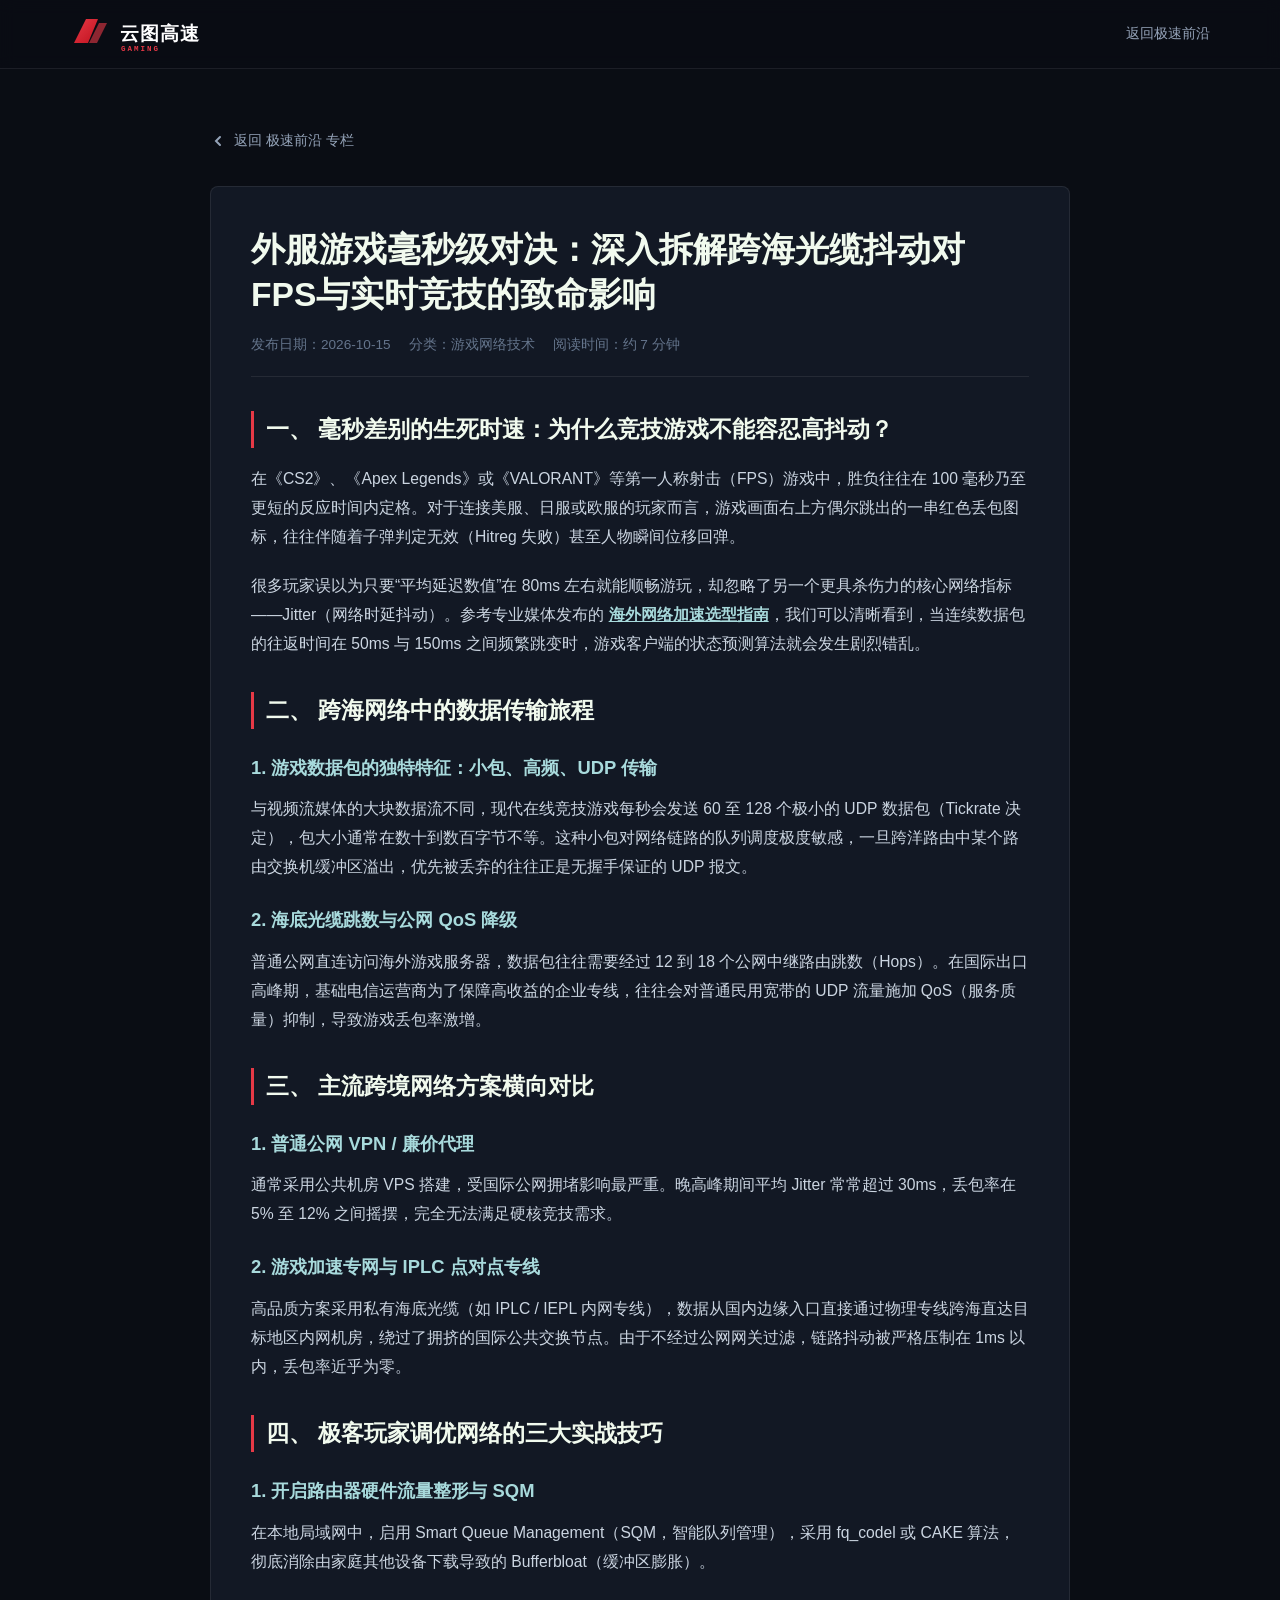
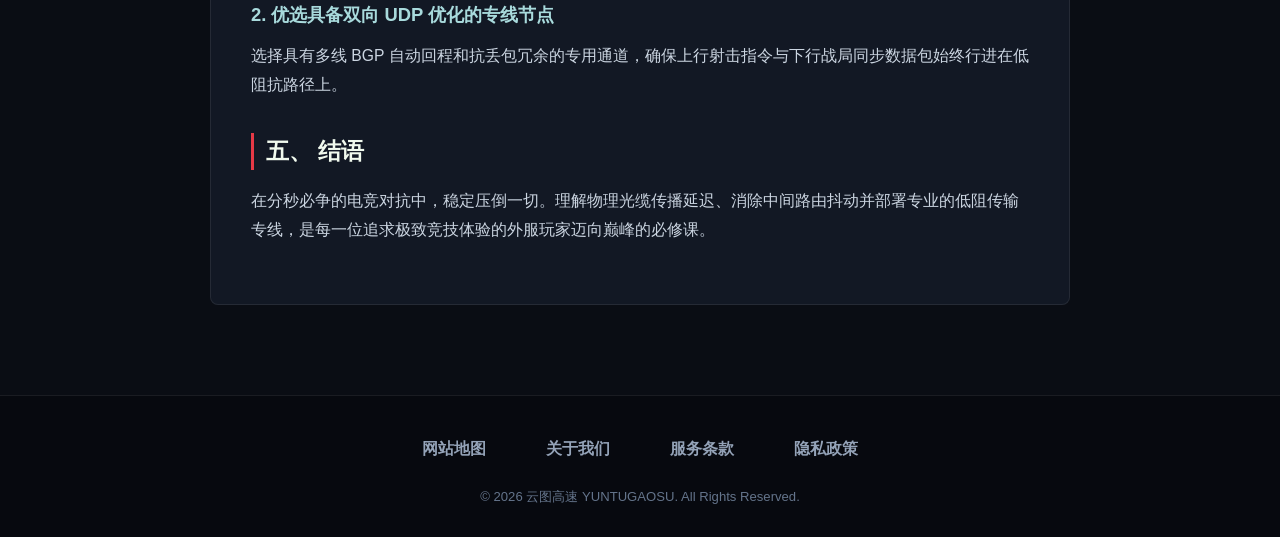
<file: gaming-latency-packet-loss.html>
<!DOCTYPE html>
<html lang="zh-CN">
<head>
  <meta charset="UTF-8">
  <meta name="viewport" content="width=device-width, initial-scale=1.0">
  <title>外服游戏毫秒级对决：深入拆解跨海光缆抖动对FPS与实时竞技的致命影响 - 极速前沿</title>
  <meta name="description" content="解析跨海游戏时延、网络抖动Jitter与丢包对FPS/MOBA外服竞技的致命打击，剖析BGP多线与IPLC内网专线技术差异。">
  <link rel="stylesheet" href="style.css">
</head>
<body>

  <header class="aero-topbar">
    <div class="container aero-nav-inner">
      <div class="brand-logo-wrap">
        <a href="index.html" class="logo-link" aria-label="云图高速 首页">
          <svg class="brand-svg-logo" width="168" height="42" viewBox="0 0 168 42" fill="none" xmlns="http://www.w3.org/2000/svg">
            <defs>
              <linearGradient id="aeroWingGradArt2" x1="0%" y1="0%" x2="100%" y2="100%">
                <stop offset="0%" stop-color="#E63946" />
                <stop offset="100%" stop-color="#C1121F" />
              </linearGradient>
            </defs>
            <path d="M4 30L16 6H28L18 30H4Z" fill="url(#aeroWingGradArt2)" />
            <path d="M19 30L29 10H37L27 30H19Z" fill="#E63946" fill-opacity="0.6" />
            <text x="50" y="27" font-family="-apple-system, BlinkMacSystemFont, 'PingFang SC', sans-serif" font-size="19" font-weight="900" letter-spacing="1" fill="#FFFFFF">云图高速</text>
            <text x="51" y="38" font-family="monospace" font-size="7.5" font-weight="700" letter-spacing="2" fill="#E63946">GAMING</text>
          </svg>
        </a>
      </div>
      <div class="nav-actions">
        <a href="insights.html" class="subpage-back-link">返回极速前沿</a>
      </div>
    </div>
  </header>

  <main class="container subpage-wrapper">
    <div class="subpage-back-nav">
      <a href="insights.html" class="subpage-back-link">
        <svg width="16" height="16" viewBox="0 0 16 16" fill="none"><path d="M10 12L6 8L10 4" stroke="#94A3B8" stroke-width="2" stroke-linecap="round"/></svg>
        返回 极速前沿 专栏
      </a>
    </div>

    <article class="subpage-content-box article-body">
      <header class="article-header">
        <h1>外服游戏毫秒级对决：深入拆解跨海光缆抖动对FPS与实时竞技的致命影响</h1>
        <div class="article-meta-info">
          <span>发布日期：2026-10-15</span>
          <span>分类：游戏网络技术</span>
          <span>阅读时间：约 7 分钟</span>
        </div>
      </header>

      <h2>一、 毫秒差别的生死时速：为什么竞技游戏不能容忍高抖动？</h2>
      <p>在《CS2》、《Apex Legends》或《VALORANT》等第一人称射击（FPS）游戏中，胜负往往在 100 毫秒乃至更短的反应时间内定格。对于连接美服、日服或欧服的玩家而言，游戏画面右上方偶尔跳出的一串红色丢包图标，往往伴随着子弹判定无效（Hitreg 失败）甚至人物瞬间位移回弹。</p>
      <p>很多玩家误以为只要“平均延迟数值”在 80ms 左右就能顺畅游玩，却忽略了另一个更具杀伤力的核心网络指标——Jitter（网络时延抖动）。参考专业媒体发布的 <a href="https://dajichang.mom/" target="_blank">海外网络加速选型指南</a>，我们可以清晰看到，当连续数据包的往返时间在 50ms 与 150ms 之间频繁跳变时，游戏客户端的状态预测算法就会发生剧烈错乱。</p>

      <h2>二、 跨海网络中的数据传输旅程</h2>
      <h3>1. 游戏数据包的独特特征：小包、高频、UDP 传输</h3>
      <p>与视频流媒体的大块数据流不同，现代在线竞技游戏每秒会发送 60 至 128 个极小的 UDP 数据包（Tickrate 决定），包大小通常在数十到数百字节不等。这种小包对网络链路的队列调度极度敏感，一旦跨洋路由中某个路由交换机缓冲区溢出，优先被丢弃的往往正是无握手保证的 UDP 报文。</p>

      <h3>2. 海底光缆跳数与公网 QoS 降级</h3>
      <p>普通公网直连访问海外游戏服务器，数据包往往需要经过 12 到 18 个公网中继路由跳数（Hops）。在国际出口高峰期，基础电信运营商为了保障高收益的企业专线，往往会对普通民用宽带的 UDP 流量施加 QoS（服务质量）抑制，导致游戏丢包率激增。</p>

      <h2>三、 主流跨境网络方案横向对比</h2>
      <h3>1. 普通公网 VPN / 廉价代理</h3>
      <p>通常采用公共机房 VPS 搭建，受国际公网拥堵影响最严重。晚高峰期间平均 Jitter 常常超过 30ms，丢包率在 5% 至 12% 之间摇摆，完全无法满足硬核竞技需求。</p>

      <h3>2. 游戏加速专网与 IPLC 点对点专线</h3>
      <p>高品质方案采用私有海底光缆（如 IPLC / IEPL 内网专线），数据从国内边缘入口直接通过物理专线跨海直达目标地区内网机房，绕过了拥挤的国际公共交换节点。由于不经过公网网关过滤，链路抖动被严格压制在 1ms 以内，丢包率近乎为零。</p>

      <h2>四、 极客玩家调优网络的三大实战技巧</h2>
      <h3>1. 开启路由器硬件流量整形与 SQM</h3>
      <p>在本地局域网中，启用 Smart Queue Management（SQM，智能队列管理），采用 fq_codel 或 CAKE 算法，彻底消除由家庭其他设备下载导致的 Bufferbloat（缓冲区膨胀）。</p>

      <h3>2. 优选具备双向 UDP 优化的专线节点</h3>
      <p>选择具有多线 BGP 自动回程和抗丢包冗余的专用通道，确保上行射击指令与下行战局同步数据包始终行进在低阻抗路径上。</p>

      <h2>五、 结语</h2>
      <p>在分秒必争的电竞对抗中，稳定压倒一切。理解物理光缆传播延迟、消除中间路由抖动并部署专业的低阻传输专线，是每一位追求极致竞技体验的外服玩家迈向巅峰的必修课。</p>
    </article>
  </main>

  <footer class="paddock-footer">
    <div class="container">
      <ul class="footer-nav-four">
        <li><a href="sitemap.html">网站地图</a></li>
        <li><a href="about.html">关于我们</a></li>
        <li><a href="terms.html">服务条款</a></li>
        <li><a href="privacy.html">隐私政策</a></li>
      </ul>
      <p class="footer-copy">© 2026 云图高速 YUNTUGAOSU. All Rights Reserved.</p>
    </div>
  </footer>

</body>
</html>
</file>
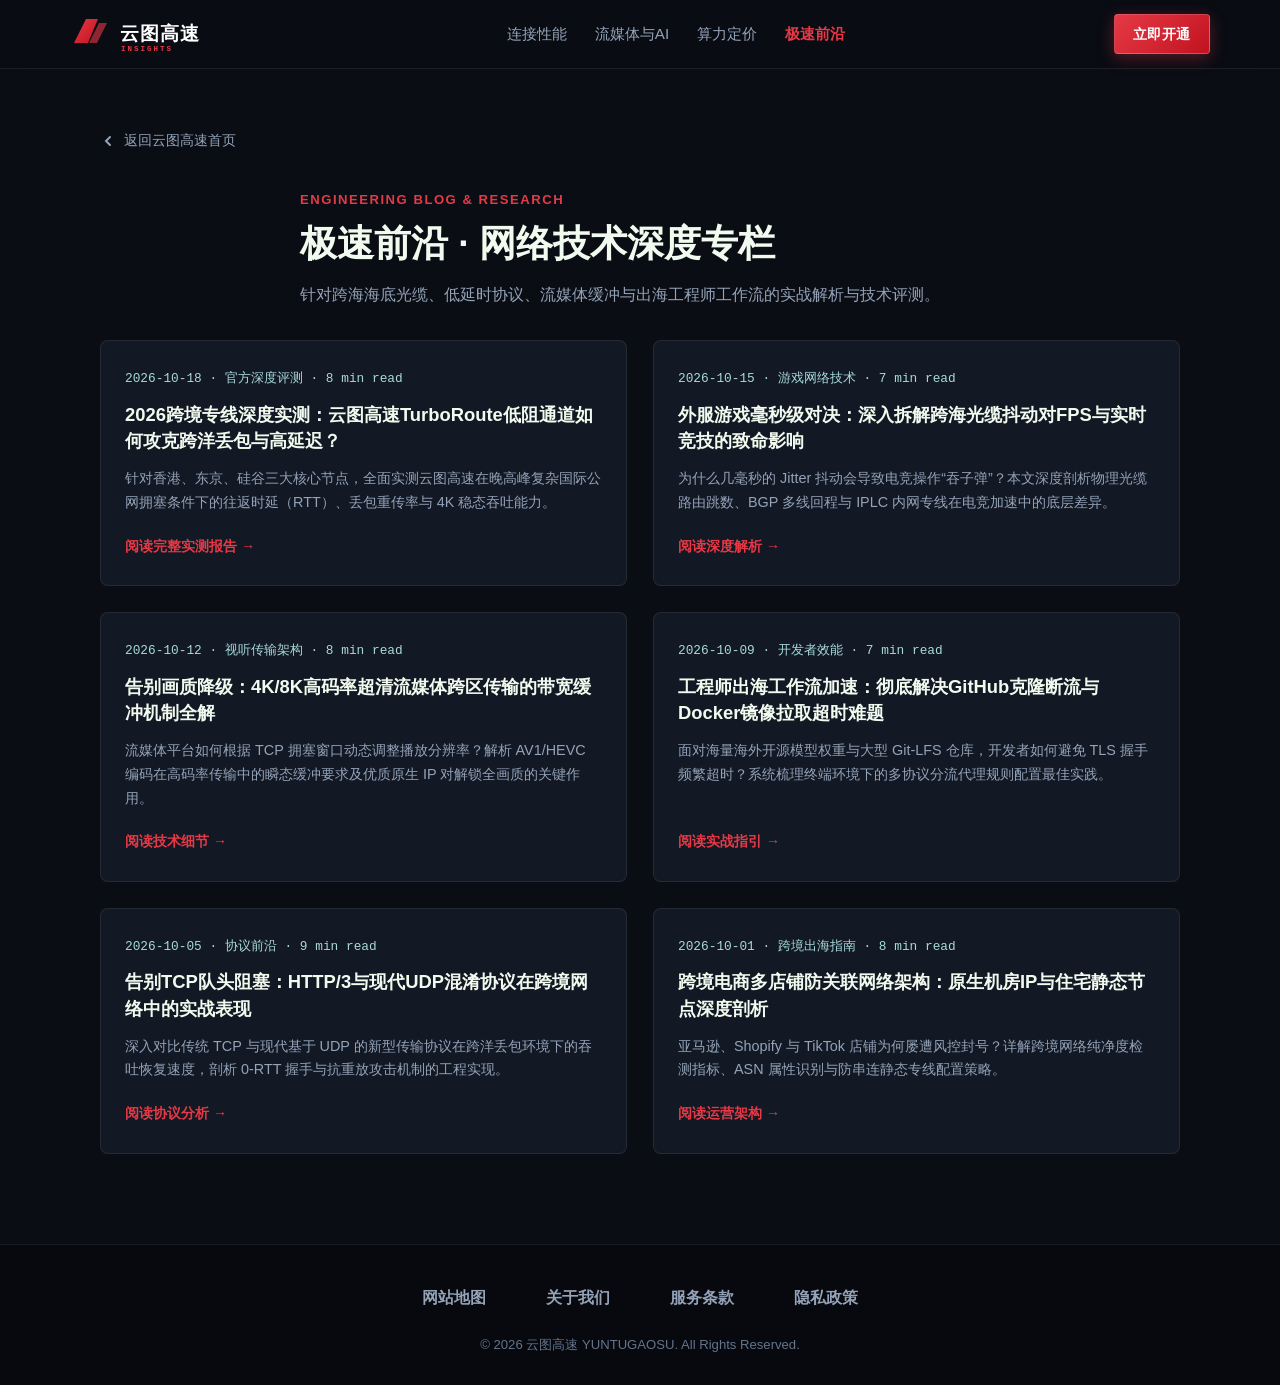
<file: insights.html>
<!DOCTYPE html>
<html lang="zh-CN">
<head>
  <meta charset="UTF-8">
  <meta name="viewport" content="width=device-width, initial-scale=1.0">
  <title>极速前沿 - 云图高速技术专栏与网络评测</title>
  <meta name="description" content="云图高速极速前沿技术专栏，汇聚跨境专线评测、低延迟网络调优、流媒体解码与全球基础设施演进深度文章。">
  <link rel="stylesheet" href="style.css">
</head>
<body>

  <header class="aero-topbar">
    <div class="container aero-nav-inner">
      <div class="brand-logo-wrap">
        <a href="index.html" class="logo-link" aria-label="云图高速 首页">
          <svg class="brand-svg-logo" width="168" height="42" viewBox="0 0 168 42" fill="none" xmlns="http://www.w3.org/2000/svg">
            <defs>
              <linearGradient id="aeroWingGradIns" x1="0%" y1="0%" x2="100%" y2="100%">
                <stop offset="0%" stop-color="#E63946" />
                <stop offset="100%" stop-color="#C1121F" />
              </linearGradient>
            </defs>
            <path d="M4 30L16 6H28L18 30H4Z" fill="url(#aeroWingGradIns)" />
            <path d="M19 30L29 10H37L27 30H19Z" fill="#E63946" fill-opacity="0.6" />
            <text x="50" y="27" font-family="-apple-system, BlinkMacSystemFont, 'PingFang SC', sans-serif" font-size="19" font-weight="900" letter-spacing="1" fill="#FFFFFF">云图高速</text>
            <text x="51" y="38" font-family="monospace" font-size="7.5" font-weight="700" letter-spacing="2" fill="#E63946">INSIGHTS</text>
          </svg>
        </a>
      </div>

      <nav>
        <ul class="nav-links">
          <li class="nav-link-item"><a href="index.html#performance">连接性能</a></li>
          <li class="nav-link-item"><a href="index.html#media-ai">流媒体与AI</a></li>
          <li class="nav-link-item"><a href="index.html#pricing">算力定价</a></li>
          <li class="nav-link-item"><a href="insights.html" style="color: var(--accent-red); font-weight: 700;">极速前沿</a></li>
        </ul>
      </nav>

      <div class="nav-actions">
        <a href="https://ww012.twilightaff.com/#/?code=A56DH1Af" target="_blank" rel="nofollow" class="btn-turbo btn-sm">立即开通</a>
      </div>
    </div>
  </header>

  <main class="container subpage-wrapper" style="max-width: 1080px;">
    <div class="subpage-back-nav">
      <a href="index.html" class="subpage-back-link">
        <svg width="16" height="16" viewBox="0 0 16 16" fill="none"><path d="M10 12L6 8L10 4" stroke="#94A3B8" stroke-width="2" stroke-linecap="round"/></svg>
        返回云图高速首页
      </a>
    </div>

    <div class="section-head" style="text-align: left; margin-bottom: 20px;">
      <span class="section-tag">ENGINEERING BLOG & RESEARCH</span>
      <h1 class="section-title" style="font-size: 2.3rem;">极速前沿 · 网络技术深度专栏</h1>
      <p class="section-desc" style="margin: 0;">针对跨海海底光缆、低延时协议、流媒体缓冲与出海工程师工作流的实战解析与技术评测。</p>
    </div>

    <div class="news-cards-grid">
      <!-- 专栏文章 1: 产品深度评测 -->
      <article class="news-card-item">
        <div class="news-card-meta">2026-10-18 · 官方深度评测 · 8 min read</div>
        <h2 class="news-card-title">
          <a href="turbo-acceleration-performance.html">2026跨境专线深度实测：云图高速TurboRoute低阻通道如何攻克跨洋丢包与高延迟？</a>
        </h2>
        <p class="news-card-snippet">
          针对香港、东京、硅谷三大核心节点，全面实测云图高速在晚高峰复杂国际公网拥塞条件下的往返时延（RTT）、丢包重传率与 4K 稳态吞吐能力。
        </p>
        <a href="turbo-acceleration-performance.html" class="news-card-link">阅读完整实测报告 →</a>
      </article>

      <!-- 专栏文章 2: 外服电竞与实时协议 -->
      <article class="news-card-item">
        <div class="news-card-meta">2026-10-15 · 游戏网络技术 · 7 min read</div>
        <h2 class="news-card-title">
          <a href="gaming-latency-packet-loss.html">外服游戏毫秒级对决：深入拆解跨海光缆抖动对FPS与实时竞技的致命影响</a>
        </h2>
        <p class="news-card-snippet">
          为什么几毫秒的 Jitter 抖动会导致电竞操作“吞子弹”？本文深度剖析物理光缆路由跳数、BGP 多线回程与 IPLC 内网专线在电竞加速中的底层差异。
        </p>
        <a href="gaming-latency-packet-loss.html" class="news-card-link">阅读深度解析 →</a>
      </article>

      <!-- 专栏文章 3: 4K/8K 码率与缓冲机制 -->
      <article class="news-card-item">
        <div class="news-card-meta">2026-10-12 · 视听传输架构 · 8 min read</div>
        <h2 class="news-card-title">
          <a href="streaming-bitrate-optimization.html">告别画质降级：4K/8K高码率超清流媒体跨区传输的带宽缓冲机制全解</a>
        </h2>
        <p class="news-card-snippet">
          流媒体平台如何根据 TCP 拥塞窗口动态调整播放分辨率？解析 AV1/HEVC 编码在高码率传输中的瞬态缓冲要求及优质原生 IP 对解锁全画质的关键作用。
        </p>
        <a href="streaming-bitrate-optimization.html" class="news-card-link">阅读技术细节 →</a>
      </article>

      <!-- 专栏文章 4: 开发者工作流 -->
      <article class="news-card-item">
        <div class="news-card-meta">2026-10-09 · 开发者效能 · 7 min read</div>
        <h2 class="news-card-title">
          <a href="developer-git-docker-velocity.html">工程师出海工作流加速：彻底解决GitHub克隆断流与Docker镜像拉取超时难题</a>
        </h2>
        <p class="news-card-snippet">
          面对海量海外开源模型权重与大型 Git-LFS 仓库，开发者如何避免 TLS 握手频繁超时？系统梳理终端环境下的多协议分流代理规则配置最佳实践。
        </p>
        <a href="developer-git-docker-velocity.html" class="news-card-link">阅读实战指引 →</a>
      </article>

      <!-- 专栏文章 5: QUIC 与现代协议 -->
      <article class="news-card-item">
        <div class="news-card-meta">2026-10-05 · 协议前沿 · 9 min read</div>
        <h2 class="news-card-title">
          <a href="quic-wireguard-protocol-evolution.html">告别TCP队头阻塞：HTTP/3与现代UDP混淆协议在跨境网络中的实战表现</a>
        </h2>
        <p class="news-card-snippet">
          深入对比传统 TCP 与现代基于 UDP 的新型传输协议在跨洋丢包环境下的吞吐恢复速度，剖析 0-RTT 握手与抗重放攻击机制的工程实现。
        </p>
        <a href="quic-wireguard-protocol-evolution.html" class="news-card-link">阅读协议分析 →</a>
      </article>

      <!-- 专栏文章 6: 跨境多店铺网络架构 -->
      <article class="news-card-item">
        <div class="news-card-meta">2026-10-01 · 跨境出海指南 · 8 min read</div>
        <h2 class="news-card-title">
          <a href="ecommerce-multi-account-network.html">跨境电商多店铺防关联网络架构：原生机房IP与住宅静态节点深度剖析</a>
        </h2>
        <p class="news-card-snippet">
          亚马逊、Shopify 与 TikTok 店铺为何屡遭风控封号？详解跨境网络纯净度检测指标、ASN 属性识别与防串连静态专线配置策略。
        </p>
        <a href="ecommerce-multi-account-network.html" class="news-card-link">阅读运营架构 →</a>
      </article>
    </div>
  </main>

  <footer class="paddock-footer">
    <div class="container">
      <ul class="footer-nav-four">
        <li><a href="sitemap.html">网站地图</a></li>
        <li><a href="about.html">关于我们</a></li>
        <li><a href="terms.html">服务条款</a></li>
        <li><a href="privacy.html">隐私政策</a></li>
      </ul>
      <p class="footer-copy">© 2026 云图高速 YUNTUGAOSU. All Rights Reserved.</p>
    </div>
  </footer>

</body>
</html>
</file>
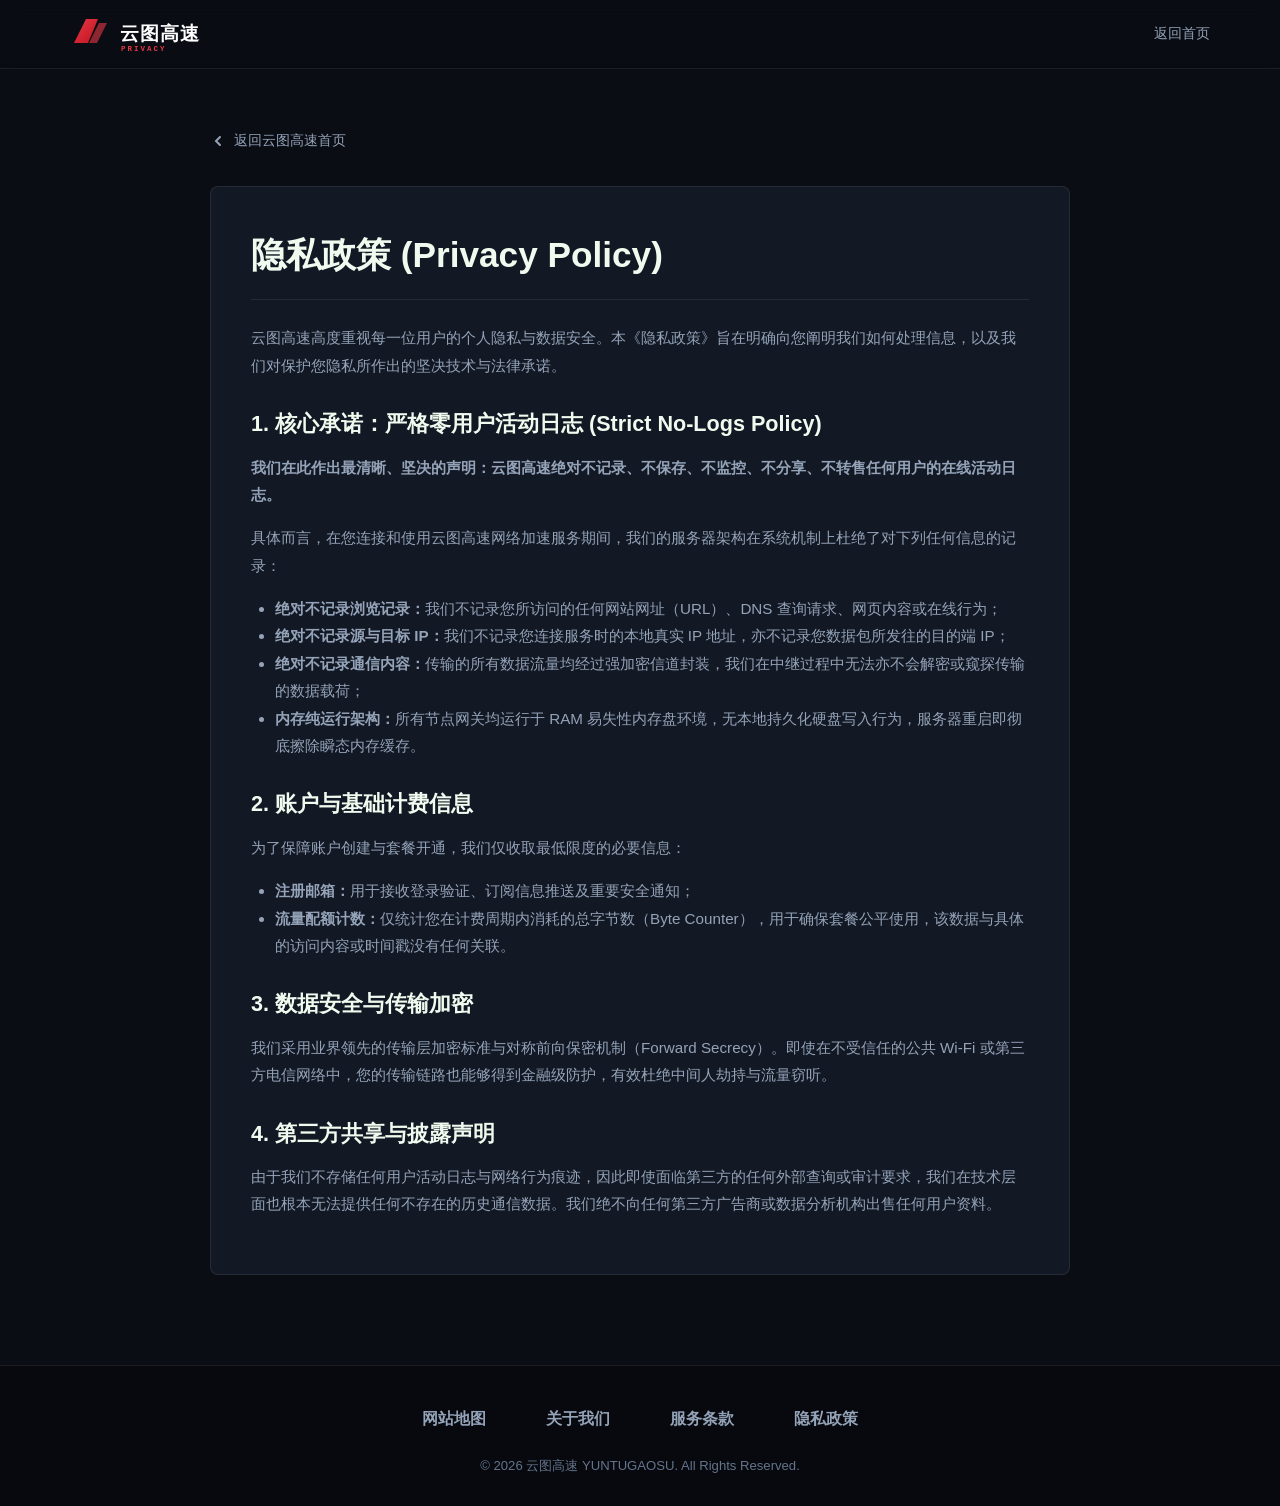
<file: privacy.html>
<!DOCTYPE html>
<html lang="zh-CN">
<head>
  <meta charset="UTF-8">
  <meta name="viewport" content="width=device-width, initial-scale=1.0">
  <title>隐私政策 - 云图高速</title>
  <link rel="stylesheet" href="style.css">
</head>
<body>

  <header class="aero-topbar">
    <div class="container aero-nav-inner">
      <div class="brand-logo-wrap">
        <a href="index.html" class="logo-link" aria-label="云图高速 首页">
          <svg class="brand-svg-logo" width="168" height="42" viewBox="0 0 168 42" fill="none" xmlns="http://www.w3.org/2000/svg">
            <defs>
              <linearGradient id="aeroWingGradPriv" x1="0%" y1="0%" x2="100%" y2="100%">
                <stop offset="0%" stop-color="#E63946" />
                <stop offset="100%" stop-color="#C1121F" />
              </linearGradient>
            </defs>
            <path d="M4 30L16 6H28L18 30H4Z" fill="url(#aeroWingGradPriv)" />
            <path d="M19 30L29 10H37L27 30H19Z" fill="#E63946" fill-opacity="0.6" />
            <text x="50" y="27" font-family="-apple-system, BlinkMacSystemFont, 'PingFang SC', sans-serif" font-size="19" font-weight="900" letter-spacing="1" fill="#FFFFFF">云图高速</text>
            <text x="51" y="38" font-family="monospace" font-size="7.5" font-weight="700" letter-spacing="2" fill="#E63946">PRIVACY</text>
          </svg>
        </a>
      </div>
      <div class="nav-actions">
        <a href="index.html" class="subpage-back-link">返回首页</a>
      </div>
    </div>
  </header>

  <main class="container subpage-wrapper">
    <div class="subpage-back-nav">
      <a href="index.html" class="subpage-back-link">
        <svg width="16" height="16" viewBox="0 0 16 16" fill="none"><path d="M10 12L6 8L10 4" stroke="#94A3B8" stroke-width="2" stroke-linecap="round"/></svg>
        返回云图高速首页
      </a>
    </div>

    <div class="subpage-content-box">
      <h1 class="subpage-title">隐私政策 (Privacy Policy)</h1>
      <div class="subpage-body">
        <p>云图高速高度重视每一位用户的个人隐私与数据安全。本《隐私政策》旨在明确向您阐明我们如何处理信息，以及我们对保护您隐私所作出的坚决技术与法律承诺。</p>

        <h2>1. 核心承诺：严格零用户活动日志 (Strict No-Logs Policy)</h2>
        <p><strong>我们在此作出最清晰、坚决的声明：云图高速绝对不记录、不保存、不监控、不分享、不转售任何用户的在线活动日志。</strong></p>
        <p>具体而言，在您连接和使用云图高速网络加速服务期间，我们的服务器架构在系统机制上杜绝了对下列任何信息的记录：</p>
        <ul>
          <li><strong>绝对不记录浏览记录：</strong>我们不记录您所访问的任何网站网址（URL）、DNS 查询请求、网页内容或在线行为；</li>
          <li><strong>绝对不记录源与目标 IP：</strong>我们不记录您连接服务时的本地真实 IP 地址，亦不记录您数据包所发往的目的端 IP；</li>
          <li><strong>绝对不记录通信内容：</strong>传输的所有数据流量均经过强加密信道封装，我们在中继过程中无法亦不会解密或窥探传输的数据载荷；</li>
          <li><strong>内存纯运行架构：</strong>所有节点网关均运行于 RAM 易失性内存盘环境，无本地持久化硬盘写入行为，服务器重启即彻底擦除瞬态内存缓存。</li>
        </ul>

        <h2>2. 账户与基础计费信息</h2>
        <p>为了保障账户创建与套餐开通，我们仅收取最低限度的必要信息：</p>
        <ul>
          <li><strong>注册邮箱：</strong>用于接收登录验证、订阅信息推送及重要安全通知；</li>
          <li><strong>流量配额计数：</strong>仅统计您在计费周期内消耗的总字节数（Byte Counter），用于确保套餐公平使用，该数据与具体的访问内容或时间戳没有任何关联。</li>
        </ul>

        <h2>3. 数据安全与传输加密</h2>
        <p>我们采用业界领先的传输层加密标准与对称前向保密机制（Forward Secrecy）。即使在不受信任的公共 Wi-Fi 或第三方电信网络中，您的传输链路也能够得到金融级防护，有效杜绝中间人劫持与流量窃听。</p>

        <h2>4. 第三方共享与披露声明</h2>
        <p>由于我们不存储任何用户活动日志与网络行为痕迹，因此即使面临第三方的任何外部查询或审计要求，我们在技术层面也根本无法提供任何不存在的历史通信数据。我们绝不向任何第三方广告商或数据分析机构出售任何用户资料。</p>
      </div>
    </div>
  </main>

  <footer class="paddock-footer">
    <div class="container">
      <ul class="footer-nav-four">
        <li><a href="sitemap.html">网站地图</a></li>
        <li><a href="about.html">关于我们</a></li>
        <li><a href="terms.html">服务条款</a></li>
        <li><a href="privacy.html">隐私政策</a></li>
      </ul>
      <p class="footer-copy">© 2026 云图高速 YUNTUGAOSU. All Rights Reserved.</p>
    </div>
  </footer>

</body>
</html>
</file>
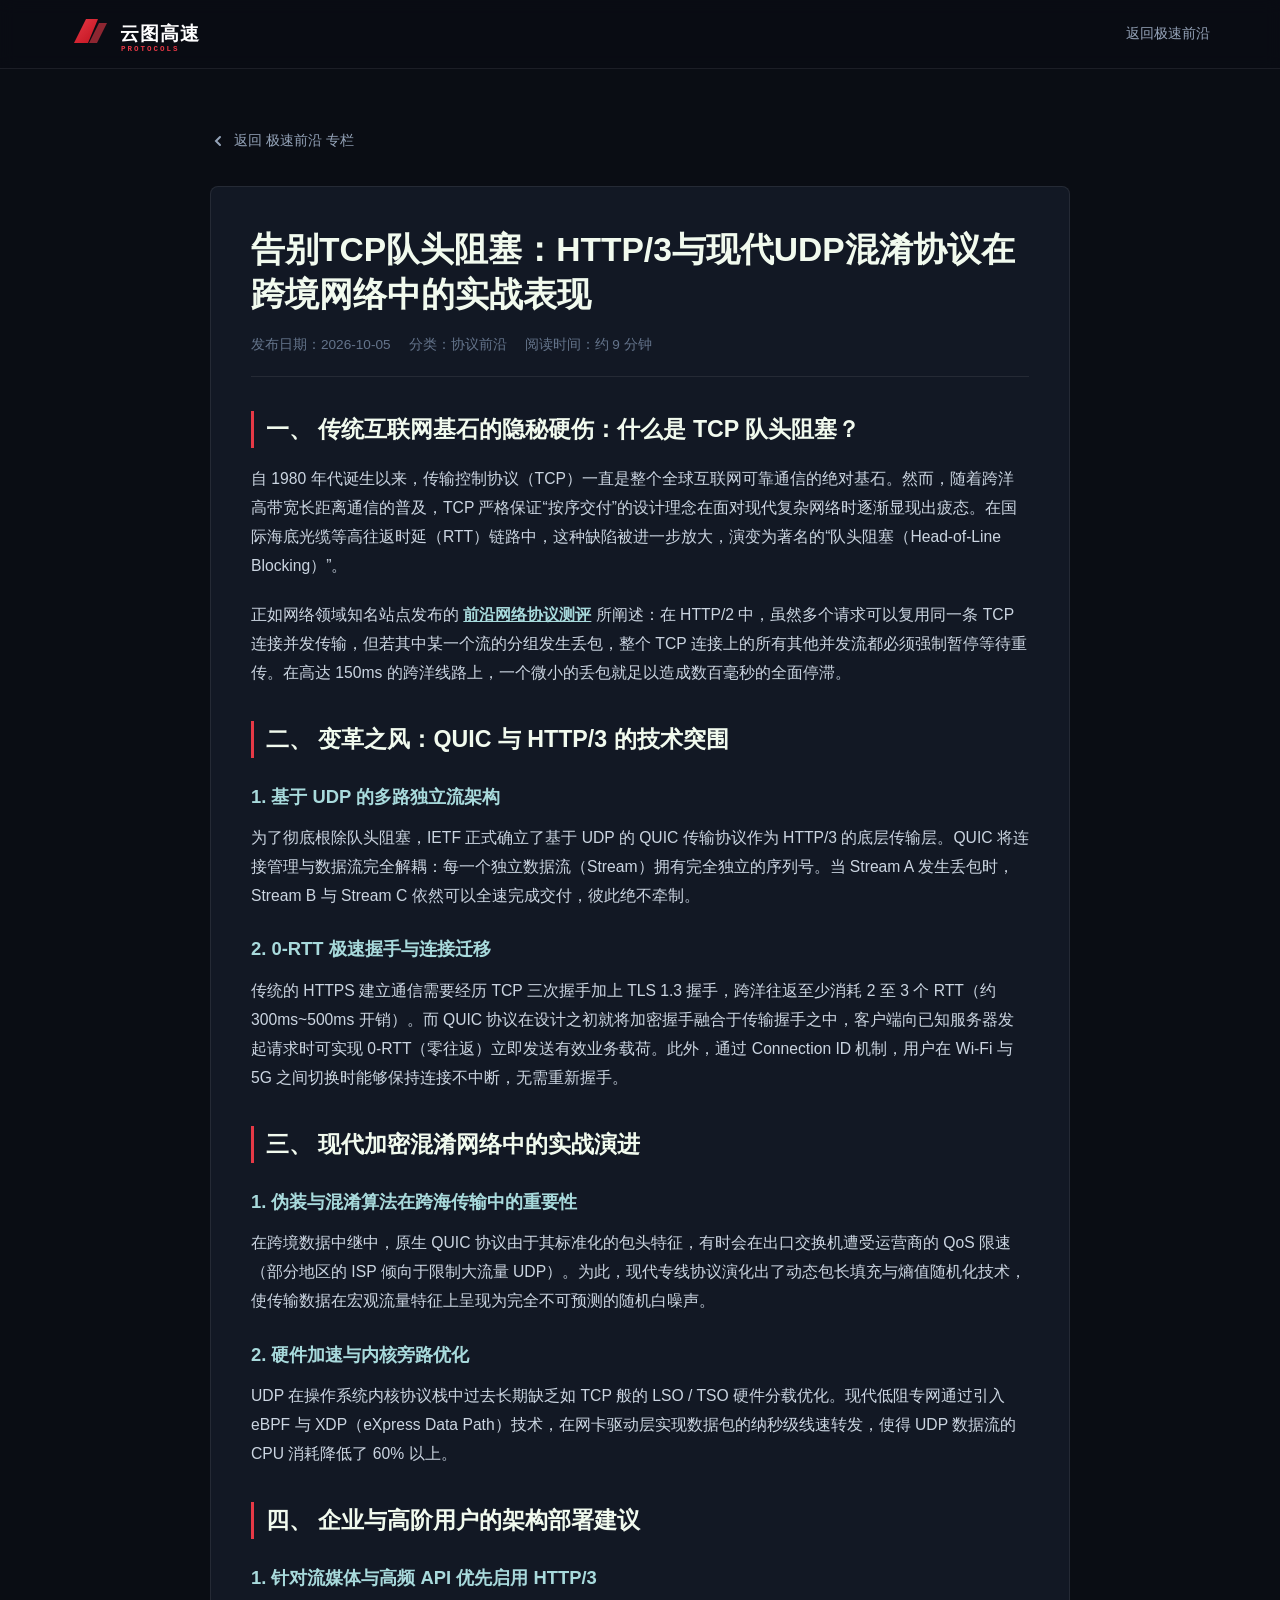
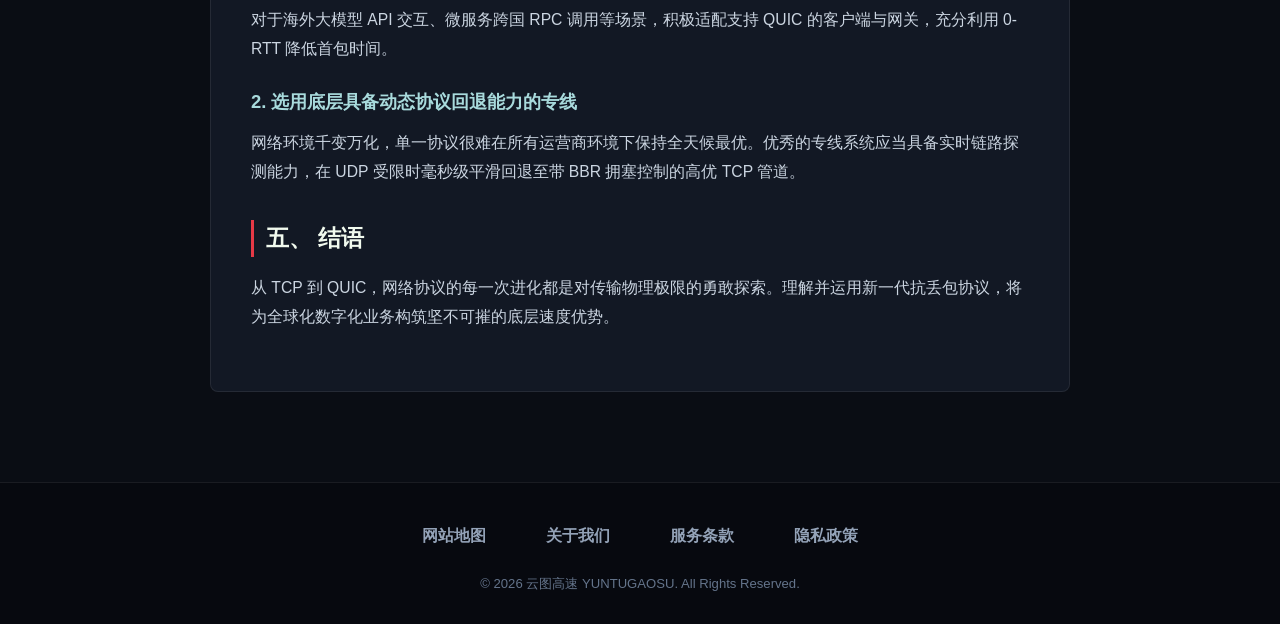
<file: quic-wireguard-protocol-evolution.html>
<!DOCTYPE html>
<html lang="zh-CN">
<head>
  <meta charset="UTF-8">
  <meta name="viewport" content="width=device-width, initial-scale=1.0">
  <title>告别TCP队头阻塞：HTTP/3与现代UDP混淆协议在跨境网络中的实战表现 - 极速前沿</title>
  <meta name="description" content="对比TCP协议在跨洋丢包环境下的重传瓶颈，深入剖析基于UDP的QUIC、HTTP/3与WireGuard底层机制在跨境网络中的抗丢包优势。">
  <link rel="stylesheet" href="style.css">
</head>
<body>

  <header class="aero-topbar">
    <div class="container aero-nav-inner">
      <div class="brand-logo-wrap">
        <a href="index.html" class="logo-link" aria-label="云图高速 首页">
          <svg class="brand-svg-logo" width="168" height="42" viewBox="0 0 168 42" fill="none" xmlns="http://www.w3.org/2000/svg">
            <defs>
              <linearGradient id="aeroWingGradArt5" x1="0%" y1="0%" x2="100%" y2="100%">
                <stop offset="0%" stop-color="#E63946" />
                <stop offset="100%" stop-color="#C1121F" />
              </linearGradient>
            </defs>
            <path d="M4 30L16 6H28L18 30H4Z" fill="url(#aeroWingGradArt5)" />
            <path d="M19 30L29 10H37L27 30H19Z" fill="#E63946" fill-opacity="0.6" />
            <text x="50" y="27" font-family="-apple-system, BlinkMacSystemFont, 'PingFang SC', sans-serif" font-size="19" font-weight="900" letter-spacing="1" fill="#FFFFFF">云图高速</text>
            <text x="51" y="38" font-family="monospace" font-size="7.5" font-weight="700" letter-spacing="2" fill="#E63946">PROTOCOLS</text>
          </svg>
        </a>
      </div>
      <div class="nav-actions">
        <a href="insights.html" class="subpage-back-link">返回极速前沿</a>
      </div>
    </div>
  </header>

  <main class="container subpage-wrapper">
    <div class="subpage-back-nav">
      <a href="insights.html" class="subpage-back-link">
        <svg width="16" height="16" viewBox="0 0 16 16" fill="none"><path d="M10 12L6 8L10 4" stroke="#94A3B8" stroke-width="2" stroke-linecap="round"/></svg>
        返回 极速前沿 专栏
      </a>
    </div>

    <article class="subpage-content-box article-body">
      <header class="article-header">
        <h1>告别TCP队头阻塞：HTTP/3与现代UDP混淆协议在跨境网络中的实战表现</h1>
        <div class="article-meta-info">
          <span>发布日期：2026-10-05</span>
          <span>分类：协议前沿</span>
          <span>阅读时间：约 9 分钟</span>
        </div>
      </header>

      <h2>一、 传统互联网基石的隐秘硬伤：什么是 TCP 队头阻塞？</h2>
      <p>自 1980 年代诞生以来，传输控制协议（TCP）一直是整个全球互联网可靠通信的绝对基石。然而，随着跨洋高带宽长距离通信的普及，TCP 严格保证“按序交付”的设计理念在面对现代复杂网络时逐渐显现出疲态。在国际海底光缆等高往返时延（RTT）链路中，这种缺陷被进一步放大，演变为著名的“队头阻塞（Head-of-Line Blocking）”。</p>
      <p>正如网络领域知名站点发布的 <a href="https://dajichang.mom/" target="_blank">前沿网络协议测评</a> 所阐述：在 HTTP/2 中，虽然多个请求可以复用同一条 TCP 连接并发传输，但若其中某一个流的分组发生丢包，整个 TCP 连接上的所有其他并发流都必须强制暂停等待重传。在高达 150ms 的跨洋线路上，一个微小的丢包就足以造成数百毫秒的全面停滞。</p>

      <h2>二、 变革之风：QUIC 与 HTTP/3 的技术突围</h2>
      <h3>1. 基于 UDP 的多路独立流架构</h3>
      <p>为了彻底根除队头阻塞，IETF 正式确立了基于 UDP 的 QUIC 传输协议作为 HTTP/3 的底层传输层。QUIC 将连接管理与数据流完全解耦：每一个独立数据流（Stream）拥有完全独立的序列号。当 Stream A 发生丢包时，Stream B 与 Stream C 依然可以全速完成交付，彼此绝不牵制。</p>

      <h3>2. 0-RTT 极速握手与连接迁移</h3>
      <p>传统的 HTTPS 建立通信需要经历 TCP 三次握手加上 TLS 1.3 握手，跨洋往返至少消耗 2 至 3 个 RTT（约 300ms~500ms 开销）。而 QUIC 协议在设计之初就将加密握手融合于传输握手之中，客户端向已知服务器发起请求时可实现 0-RTT（零往返）立即发送有效业务载荷。此外，通过 Connection ID 机制，用户在 Wi-Fi 与 5G 之间切换时能够保持连接不中断，无需重新握手。</p>

      <h2>三、 现代加密混淆网络中的实战演进</h2>
      <h3>1. 伪装与混淆算法在跨海传输中的重要性</h3>
      <p>在跨境数据中继中，原生 QUIC 协议由于其标准化的包头特征，有时会在出口交换机遭受运营商的 QoS 限速（部分地区的 ISP 倾向于限制大流量 UDP）。为此，现代专线协议演化出了动态包长填充与熵值随机化技术，使传输数据在宏观流量特征上呈现为完全不可预测的随机白噪声。</p>

      <h3>2. 硬件加速与内核旁路优化</h3>
      <p>UDP 在操作系统内核协议栈中过去长期缺乏如 TCP 般的 LSO / TSO 硬件分载优化。现代低阻专网通过引入 eBPF 与 XDP（eXpress Data Path）技术，在网卡驱动层实现数据包的纳秒级线速转发，使得 UDP 数据流的 CPU 消耗降低了 60% 以上。</p>

      <h2>四、 企业与高阶用户的架构部署建议</h2>
      <h3>1. 针对流媒体与高频 API 优先启用 HTTP/3</h3>
      <p>对于海外大模型 API 交互、微服务跨国 RPC 调用等场景，积极适配支持 QUIC 的客户端与网关，充分利用 0-RTT 降低首包时间。</p>

      <h3>2. 选用底层具备动态协议回退能力的专线</h3>
      <p>网络环境千变万化，单一协议很难在所有运营商环境下保持全天候最优。优秀的专线系统应当具备实时链路探测能力，在 UDP 受限时毫秒级平滑回退至带 BBR 拥塞控制的高优 TCP 管道。</p>

      <h2>五、 结语</h2>
      <p>从 TCP 到 QUIC，网络协议的每一次进化都是对传输物理极限的勇敢探索。理解并运用新一代抗丢包协议，将为全球化数字化业务构筑坚不可摧的底层速度优势。</p>
    </article>
  </main>

  <footer class="paddock-footer">
    <div class="container">
      <ul class="footer-nav-four">
        <li><a href="sitemap.html">网站地图</a></li>
        <li><a href="about.html">关于我们</a></li>
        <li><a href="terms.html">服务条款</a></li>
        <li><a href="privacy.html">隐私政策</a></li>
      </ul>
      <p class="footer-copy">© 2026 云图高速 YUNTUGAOSU. All Rights Reserved.</p>
    </div>
  </footer>

</body>
</html>
</file>
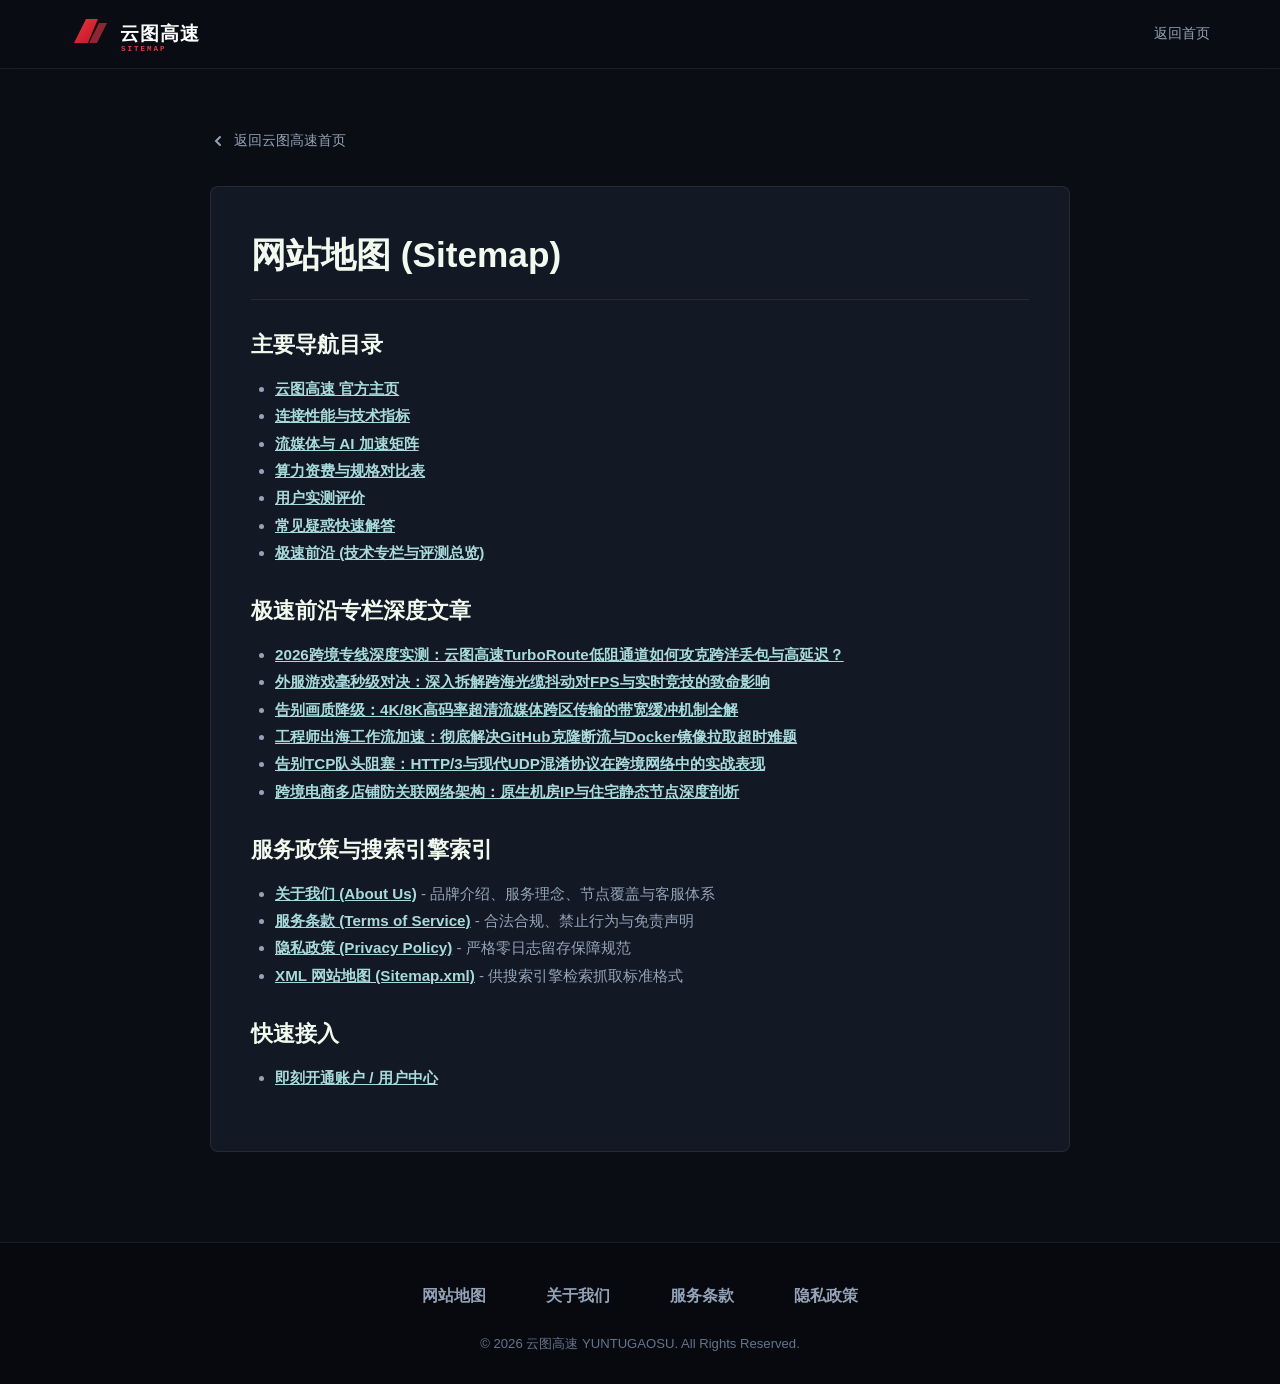
<file: sitemap.html>
<!DOCTYPE html>
<html lang="zh-CN">
<head>
  <meta charset="UTF-8">
  <meta name="viewport" content="width=device-width, initial-scale=1.0">
  <title>网站地图 - 云图高速</title>
  <link rel="stylesheet" href="style.css">
</head>
<body>

  <header class="aero-topbar">
    <div class="container aero-nav-inner">
      <div class="brand-logo-wrap">
        <a href="index.html" class="logo-link" aria-label="云图高速 首页">
          <svg class="brand-svg-logo" width="168" height="42" viewBox="0 0 168 42" fill="none" xmlns="http://www.w3.org/2000/svg">
            <defs>
              <linearGradient id="aeroWingGradSm" x1="0%" y1="0%" x2="100%" y2="100%">
                <stop offset="0%" stop-color="#E63946" />
                <stop offset="100%" stop-color="#C1121F" />
              </linearGradient>
            </defs>
            <path d="M4 30L16 6H28L18 30H4Z" fill="url(#aeroWingGradSm)" />
            <path d="M19 30L29 10H37L27 30H19Z" fill="#E63946" fill-opacity="0.6" />
            <text x="50" y="27" font-family="-apple-system, BlinkMacSystemFont, 'PingFang SC', sans-serif" font-size="19" font-weight="900" letter-spacing="1" fill="#FFFFFF">云图高速</text>
            <text x="51" y="38" font-family="monospace" font-size="7.5" font-weight="700" letter-spacing="2" fill="#E63946">SITEMAP</text>
          </svg>
        </a>
      </div>
      <div class="nav-actions">
        <a href="index.html" class="subpage-back-link">返回首页</a>
      </div>
    </div>
  </header>

  <main class="container subpage-wrapper">
    <div class="subpage-back-nav">
      <a href="index.html" class="subpage-back-link">
        <svg width="16" height="16" viewBox="0 0 16 16" fill="none"><path d="M10 12L6 8L10 4" stroke="#94A3B8" stroke-width="2" stroke-linecap="round"/></svg>
        返回云图高速首页
      </a>
    </div>

    <div class="subpage-content-box">
      <h1 class="subpage-title">网站地图 (Sitemap)</h1>
      <div class="subpage-body">
        <h2>主要导航目录</h2>
        <ul>
          <li><a href="index.html" style="color: #A8DADC;">云图高速 官方主页</a></li>
          <li><a href="index.html#performance" style="color: #A8DADC;">连接性能与技术指标</a></li>
          <li><a href="index.html#media-ai" style="color: #A8DADC;">流媒体与 AI 加速矩阵</a></li>
          <li><a href="index.html#pricing" style="color: #A8DADC;">算力资费与规格对比表</a></li>
          <li><a href="index.html#reviews" style="color: #A8DADC;">用户实测评价</a></li>
          <li><a href="index.html#faq" style="color: #A8DADC;">常见疑惑快速解答</a></li>
          <li><a href="insights.html" style="color: #E63946; font-weight: 700;">极速前沿 (技术专栏与评测总览)</a></li>
        </ul>

        <h2>极速前沿专栏深度文章</h2>
        <ul>
          <li><a href="turbo-acceleration-performance.html" style="color: #A8DADC;">2026跨境专线深度实测：云图高速TurboRoute低阻通道如何攻克跨洋丢包与高延迟？</a></li>
          <li><a href="gaming-latency-packet-loss.html" style="color: #A8DADC;">外服游戏毫秒级对决：深入拆解跨海光缆抖动对FPS与实时竞技的致命影响</a></li>
          <li><a href="streaming-bitrate-optimization.html" style="color: #A8DADC;">告别画质降级：4K/8K高码率超清流媒体跨区传输的带宽缓冲机制全解</a></li>
          <li><a href="developer-git-docker-velocity.html" style="color: #A8DADC;">工程师出海工作流加速：彻底解决GitHub克隆断流与Docker镜像拉取超时难题</a></li>
          <li><a href="quic-wireguard-protocol-evolution.html" style="color: #A8DADC;">告别TCP队头阻塞：HTTP/3与现代UDP混淆协议在跨境网络中的实战表现</a></li>
          <li><a href="ecommerce-multi-account-network.html" style="color: #A8DADC;">跨境电商多店铺防关联网络架构：原生机房IP与住宅静态节点深度剖析</a></li>
        </ul>

        <h2>服务政策与搜索引擎索引</h2>
        <ul>
          <li><a href="about.html" style="color: #A8DADC;">关于我们 (About Us)</a> - 品牌介绍、服务理念、节点覆盖与客服体系</li>
          <li><a href="terms.html" style="color: #A8DADC;">服务条款 (Terms of Service)</a> - 合法合规、禁止行为与免责声明</li>
          <li><a href="privacy.html" style="color: #A8DADC;">隐私政策 (Privacy Policy)</a> - 严格零日志留存保障规范</li>
          <li><a href="sitemap.xml" target="_blank" style="color: #E63946; font-weight: 700;">XML 网站地图 (Sitemap.xml)</a> - 供搜索引擎检索抓取标准格式</li>
        </ul>

        <h2>快速接入</h2>
        <ul>
          <li><a href="https://ww012.twilightaff.com/#/?code=A56DH1Af" target="_blank" rel="nofollow" style="color: #E63946; font-weight: 700;">即刻开通账户 / 用户中心</a></li>
        </ul>
      </div>
    </div>
  </main>

  <footer class="paddock-footer">
    <div class="container">
      <ul class="footer-nav-four">
        <li><a href="sitemap.html">网站地图</a></li>
        <li><a href="about.html">关于我们</a></li>
        <li><a href="terms.html">服务条款</a></li>
        <li><a href="privacy.html">隐私政策</a></li>
      </ul>
      <p class="footer-copy">© 2026 云图高速 YUNTUGAOSU. All Rights Reserved.</p>
    </div>
  </footer>

</body>
</html>
</file>
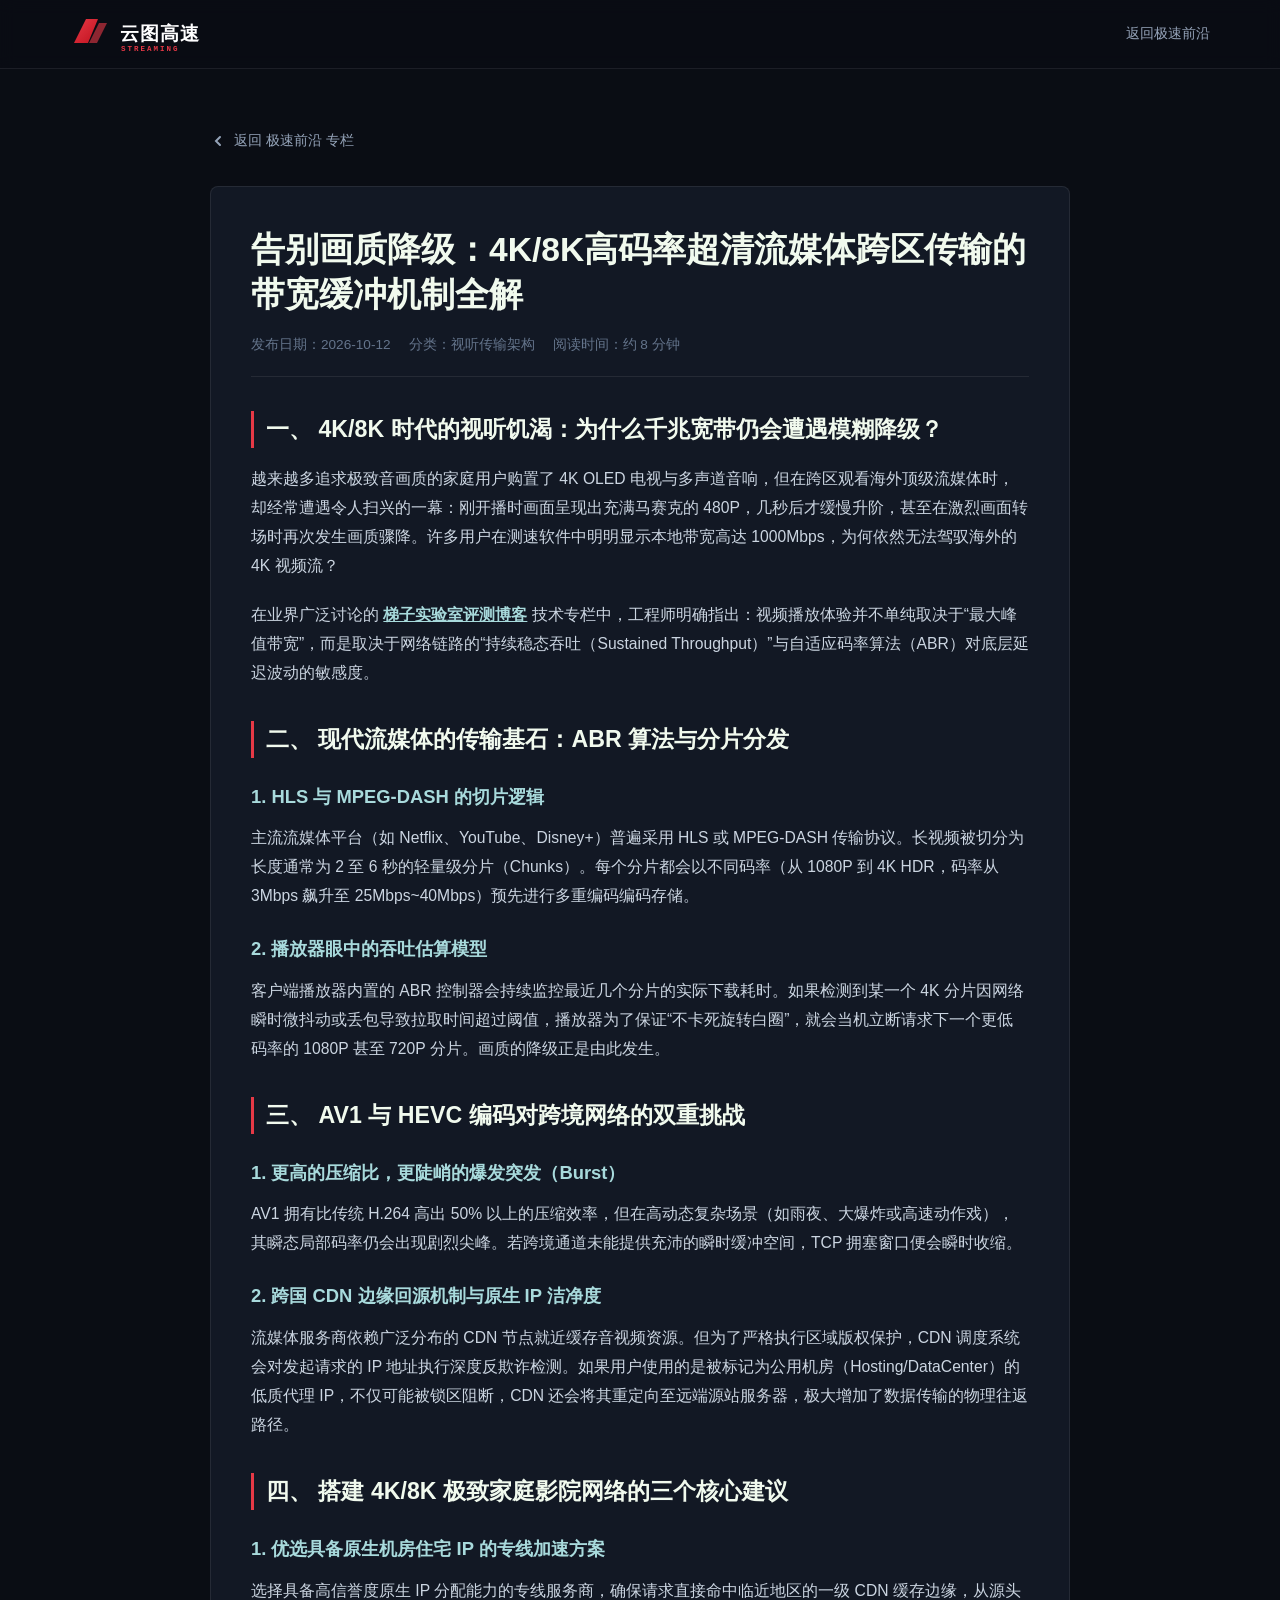
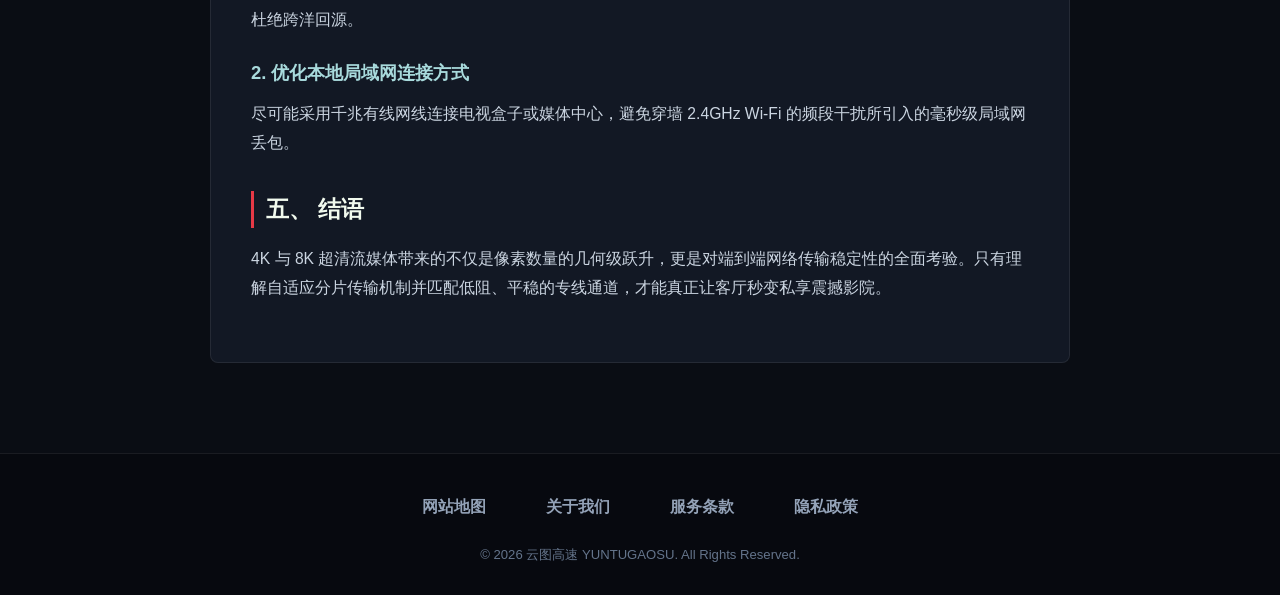
<file: streaming-bitrate-optimization.html>
<!DOCTYPE html>
<html lang="zh-CN">
<head>
  <meta charset="UTF-8">
  <meta name="viewport" content="width=device-width, initial-scale=1.0">
  <title>告别画质降级：4K/8K高码率超清流媒体跨区传输的带宽缓冲机制全解 - 极速前沿</title>
  <meta name="description" content="深度解析4K/8K流媒体ABR自适应码率算法、AV1/HEVC视频切片传输机制与跨国CDN边缘节点对超清视听体验的决定性影响。">
  <link rel="stylesheet" href="style.css">
</head>
<body>

  <header class="aero-topbar">
    <div class="container aero-nav-inner">
      <div class="brand-logo-wrap">
        <a href="index.html" class="logo-link" aria-label="云图高速 首页">
          <svg class="brand-svg-logo" width="168" height="42" viewBox="0 0 168 42" fill="none" xmlns="http://www.w3.org/2000/svg">
            <defs>
              <linearGradient id="aeroWingGradArt3" x1="0%" y1="0%" x2="100%" y2="100%">
                <stop offset="0%" stop-color="#E63946" />
                <stop offset="100%" stop-color="#C1121F" />
              </linearGradient>
            </defs>
            <path d="M4 30L16 6H28L18 30H4Z" fill="url(#aeroWingGradArt3)" />
            <path d="M19 30L29 10H37L27 30H19Z" fill="#E63946" fill-opacity="0.6" />
            <text x="50" y="27" font-family="-apple-system, BlinkMacSystemFont, 'PingFang SC', sans-serif" font-size="19" font-weight="900" letter-spacing="1" fill="#FFFFFF">云图高速</text>
            <text x="51" y="38" font-family="monospace" font-size="7.5" font-weight="700" letter-spacing="2" fill="#E63946">STREAMING</text>
          </svg>
        </a>
      </div>
      <div class="nav-actions">
        <a href="insights.html" class="subpage-back-link">返回极速前沿</a>
      </div>
    </div>
  </header>

  <main class="container subpage-wrapper">
    <div class="subpage-back-nav">
      <a href="insights.html" class="subpage-back-link">
        <svg width="16" height="16" viewBox="0 0 16 16" fill="none"><path d="M10 12L6 8L10 4" stroke="#94A3B8" stroke-width="2" stroke-linecap="round"/></svg>
        返回 极速前沿 专栏
      </a>
    </div>

    <article class="subpage-content-box article-body">
      <header class="article-header">
        <h1>告别画质降级：4K/8K高码率超清流媒体跨区传输的带宽缓冲机制全解</h1>
        <div class="article-meta-info">
          <span>发布日期：2026-10-12</span>
          <span>分类：视听传输架构</span>
          <span>阅读时间：约 8 分钟</span>
        </div>
      </header>

      <h2>一、 4K/8K 时代的视听饥渴：为什么千兆宽带仍会遭遇模糊降级？</h2>
      <p>越来越多追求极致音画质的家庭用户购置了 4K OLED 电视与多声道音响，但在跨区观看海外顶级流媒体时，却经常遭遇令人扫兴的一幕：刚开播时画面呈现出充满马赛克的 480P，几秒后才缓慢升阶，甚至在激烈画面转场时再次发生画质骤降。许多用户在测速软件中明明显示本地带宽高达 1000Mbps，为何依然无法驾驭海外的 4K 视频流？</p>
      <p>在业界广泛讨论的 <a href="https://dajichang.mom/" target="_blank">梯子实验室评测博客</a> 技术专栏中，工程师明确指出：视频播放体验并不单纯取决于“最大峰值带宽”，而是取决于网络链路的“持续稳态吞吐（Sustained Throughput）”与自适应码率算法（ABR）对底层延迟波动的敏感度。</p>

      <h2>二、 现代流媒体的传输基石：ABR 算法与分片分发</h2>
      <h3>1. HLS 与 MPEG-DASH 的切片逻辑</h3>
      <p>主流流媒体平台（如 Netflix、YouTube、Disney+）普遍采用 HLS 或 MPEG-DASH 传输协议。长视频被切分为长度通常为 2 至 6 秒的轻量级分片（Chunks）。每个分片都会以不同码率（从 1080P 到 4K HDR，码率从 3Mbps 飙升至 25Mbps~40Mbps）预先进行多重编码编码存储。</p>

      <h3>2. 播放器眼中的吞吐估算模型</h3>
      <p>客户端播放器内置的 ABR 控制器会持续监控最近几个分片的实际下载耗时。如果检测到某一个 4K 分片因网络瞬时微抖动或丢包导致拉取时间超过阈值，播放器为了保证“不卡死旋转白圈”，就会当机立断请求下一个更低码率的 1080P 甚至 720P 分片。画质的降级正是由此发生。</p>

      <h2>三、 AV1 与 HEVC 编码对跨境网络的双重挑战</h2>
      <h3>1. 更高的压缩比，更陡峭的爆发突发（Burst）</h3>
      <p>AV1 拥有比传统 H.264 高出 50% 以上的压缩效率，但在高动态复杂场景（如雨夜、大爆炸或高速动作戏），其瞬态局部码率仍会出现剧烈尖峰。若跨境通道未能提供充沛的瞬时缓冲空间，TCP 拥塞窗口便会瞬时收缩。</p>

      <h3>2. 跨国 CDN 边缘回源机制与原生 IP 洁净度</h3>
      <p>流媒体服务商依赖广泛分布的 CDN 节点就近缓存音视频资源。但为了严格执行区域版权保护，CDN 调度系统会对发起请求的 IP 地址执行深度反欺诈检测。如果用户使用的是被标记为公用机房（Hosting/DataCenter）的低质代理 IP，不仅可能被锁区阻断，CDN 还会将其重定向至远端源站服务器，极大增加了数据传输的物理往返路径。</p>

      <h2>四、 搭建 4K/8K 极致家庭影院网络的三个核心建议</h2>
      <h3>1. 优选具备原生机房住宅 IP 的专线加速方案</h3>
      <p>选择具备高信誉度原生 IP 分配能力的专线服务商，确保请求直接命中临近地区的一级 CDN 缓存边缘，从源头杜绝跨洋回源。</p>

      <h3>2. 优化本地局域网连接方式</h3>
      <p>尽可能采用千兆有线网线连接电视盒子或媒体中心，避免穿墙 2.4GHz Wi-Fi 的频段干扰所引入的毫秒级局域网丢包。</p>

      <h2>五、 结语</h2>
      <p>4K 与 8K 超清流媒体带来的不仅是像素数量的几何级跃升，更是对端到端网络传输稳定性的全面考验。只有理解自适应分片传输机制并匹配低阻、平稳的专线通道，才能真正让客厅秒变私享震撼影院。</p>
    </article>
  </main>

  <footer class="paddock-footer">
    <div class="container">
      <ul class="footer-nav-four">
        <li><a href="sitemap.html">网站地图</a></li>
        <li><a href="about.html">关于我们</a></li>
        <li><a href="terms.html">服务条款</a></li>
        <li><a href="privacy.html">隐私政策</a></li>
      </ul>
      <p class="footer-copy">© 2026 云图高速 YUNTUGAOSU. All Rights Reserved.</p>
    </div>
  </footer>

</body>
</html>
</file>
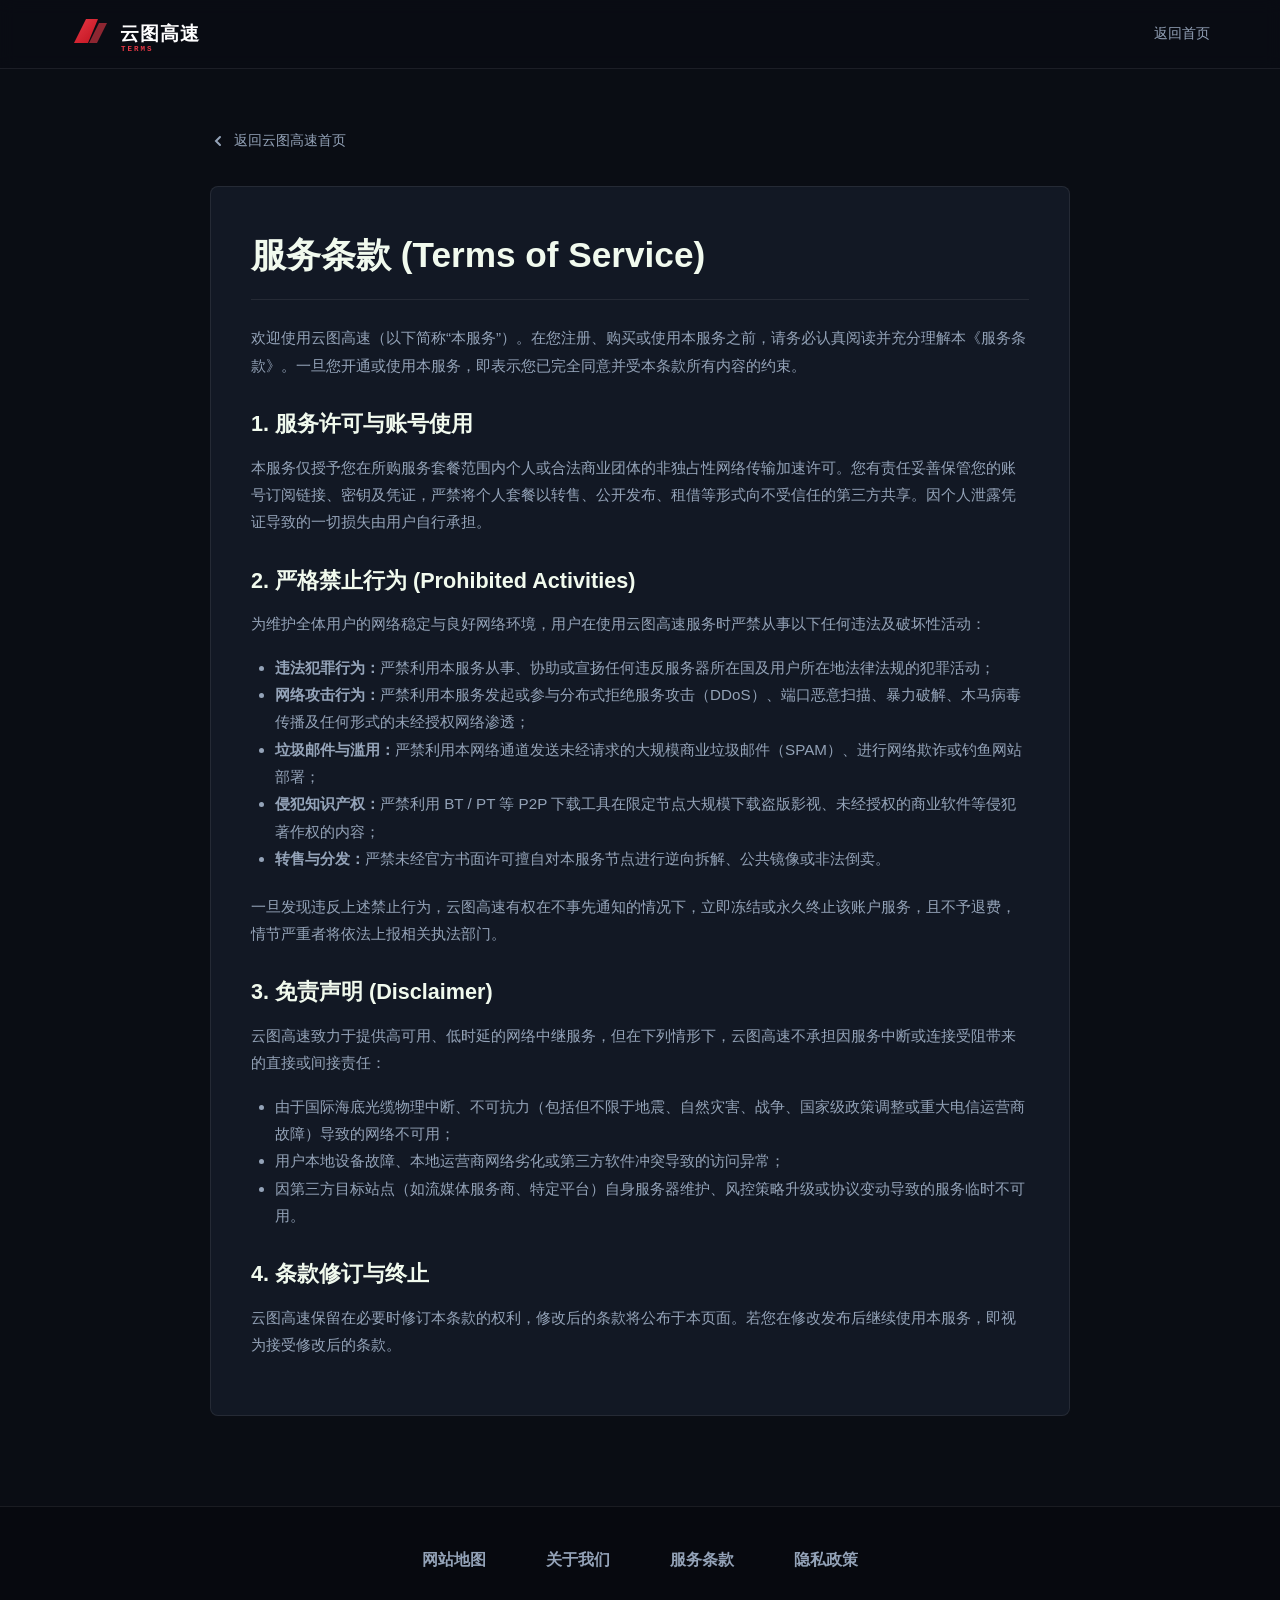
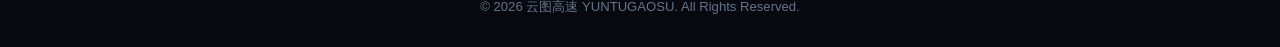
<file: terms.html>
<!DOCTYPE html>
<html lang="zh-CN">
<head>
  <meta charset="UTF-8">
  <meta name="viewport" content="width=device-width, initial-scale=1.0">
  <title>服务条款 - 云图高速</title>
  <link rel="stylesheet" href="style.css">
</head>
<body>

  <header class="aero-topbar">
    <div class="container aero-nav-inner">
      <div class="brand-logo-wrap">
        <a href="index.html" class="logo-link" aria-label="云图高速 首页">
          <svg class="brand-svg-logo" width="168" height="42" viewBox="0 0 168 42" fill="none" xmlns="http://www.w3.org/2000/svg">
            <defs>
              <linearGradient id="aeroWingGradTerms" x1="0%" y1="0%" x2="100%" y2="100%">
                <stop offset="0%" stop-color="#E63946" />
                <stop offset="100%" stop-color="#C1121F" />
              </linearGradient>
            </defs>
            <path d="M4 30L16 6H28L18 30H4Z" fill="url(#aeroWingGradTerms)" />
            <path d="M19 30L29 10H37L27 30H19Z" fill="#E63946" fill-opacity="0.6" />
            <text x="50" y="27" font-family="-apple-system, BlinkMacSystemFont, 'PingFang SC', sans-serif" font-size="19" font-weight="900" letter-spacing="1" fill="#FFFFFF">云图高速</text>
            <text x="51" y="38" font-family="monospace" font-size="7.5" font-weight="700" letter-spacing="2" fill="#E63946">TERMS</text>
          </svg>
        </a>
      </div>
      <div class="nav-actions">
        <a href="index.html" class="subpage-back-link">返回首页</a>
      </div>
    </div>
  </header>

  <main class="container subpage-wrapper">
    <div class="subpage-back-nav">
      <a href="index.html" class="subpage-back-link">
        <svg width="16" height="16" viewBox="0 0 16 16" fill="none"><path d="M10 12L6 8L10 4" stroke="#94A3B8" stroke-width="2" stroke-linecap="round"/></svg>
        返回云图高速首页
      </a>
    </div>

    <div class="subpage-content-box">
      <h1 class="subpage-title">服务条款 (Terms of Service)</h1>
      <div class="subpage-body">
        <p>欢迎使用云图高速（以下简称“本服务”）。在您注册、购买或使用本服务之前，请务必认真阅读并充分理解本《服务条款》。一旦您开通或使用本服务，即表示您已完全同意并受本条款所有内容的约束。</p>

        <h2>1. 服务许可与账号使用</h2>
        <p>本服务仅授予您在所购服务套餐范围内个人或合法商业团体的非独占性网络传输加速许可。您有责任妥善保管您的账号订阅链接、密钥及凭证，严禁将个人套餐以转售、公开发布、租借等形式向不受信任的第三方共享。因个人泄露凭证导致的一切损失由用户自行承担。</p>

        <h2>2. 严格禁止行为 (Prohibited Activities)</h2>
        <p>为维护全体用户的网络稳定与良好网络环境，用户在使用云图高速服务时严禁从事以下任何违法及破坏性活动：</p>
        <ul>
          <li><strong>违法犯罪行为：</strong>严禁利用本服务从事、协助或宣扬任何违反服务器所在国及用户所在地法律法规的犯罪活动；</li>
          <li><strong>网络攻击行为：</strong>严禁利用本服务发起或参与分布式拒绝服务攻击（DDoS）、端口恶意扫描、暴力破解、木马病毒传播及任何形式的未经授权网络渗透；</li>
          <li><strong>垃圾邮件与滥用：</strong>严禁利用本网络通道发送未经请求的大规模商业垃圾邮件（SPAM）、进行网络欺诈或钓鱼网站部署；</li>
          <li><strong>侵犯知识产权：</strong>严禁利用 BT / PT 等 P2P 下载工具在限定节点大规模下载盗版影视、未经授权的商业软件等侵犯著作权的内容；</li>
          <li><strong>转售与分发：</strong>严禁未经官方书面许可擅自对本服务节点进行逆向拆解、公共镜像或非法倒卖。</li>
        </ul>
        <p>一旦发现违反上述禁止行为，云图高速有权在不事先通知的情况下，立即冻结或永久终止该账户服务，且不予退费，情节严重者将依法上报相关执法部门。</p>

        <h2>3. 免责声明 (Disclaimer)</h2>
        <p>云图高速致力于提供高可用、低时延的网络中继服务，但在下列情形下，云图高速不承担因服务中断或连接受阻带来的直接或间接责任：</p>
        <ul>
          <li>由于国际海底光缆物理中断、不可抗力（包括但不限于地震、自然灾害、战争、国家级政策调整或重大电信运营商故障）导致的网络不可用；</li>
          <li>用户本地设备故障、本地运营商网络劣化或第三方软件冲突导致的访问异常；</li>
          <li>因第三方目标站点（如流媒体服务商、特定平台）自身服务器维护、风控策略升级或协议变动导致的服务临时不可用。</li>
        </ul>

        <h2>4. 条款修订与终止</h2>
        <p>云图高速保留在必要时修订本条款的权利，修改后的条款将公布于本页面。若您在修改发布后继续使用本服务，即视为接受修改后的条款。</p>
      </div>
    </div>
  </main>

  <footer class="paddock-footer">
    <div class="container">
      <ul class="footer-nav-four">
        <li><a href="sitemap.html">网站地图</a></li>
        <li><a href="about.html">关于我们</a></li>
        <li><a href="terms.html">服务条款</a></li>
        <li><a href="privacy.html">隐私政策</a></li>
      </ul>
      <p class="footer-copy">© 2026 云图高速 YUNTUGAOSU. All Rights Reserved.</p>
    </div>
  </footer>

</body>
</html>
</file>
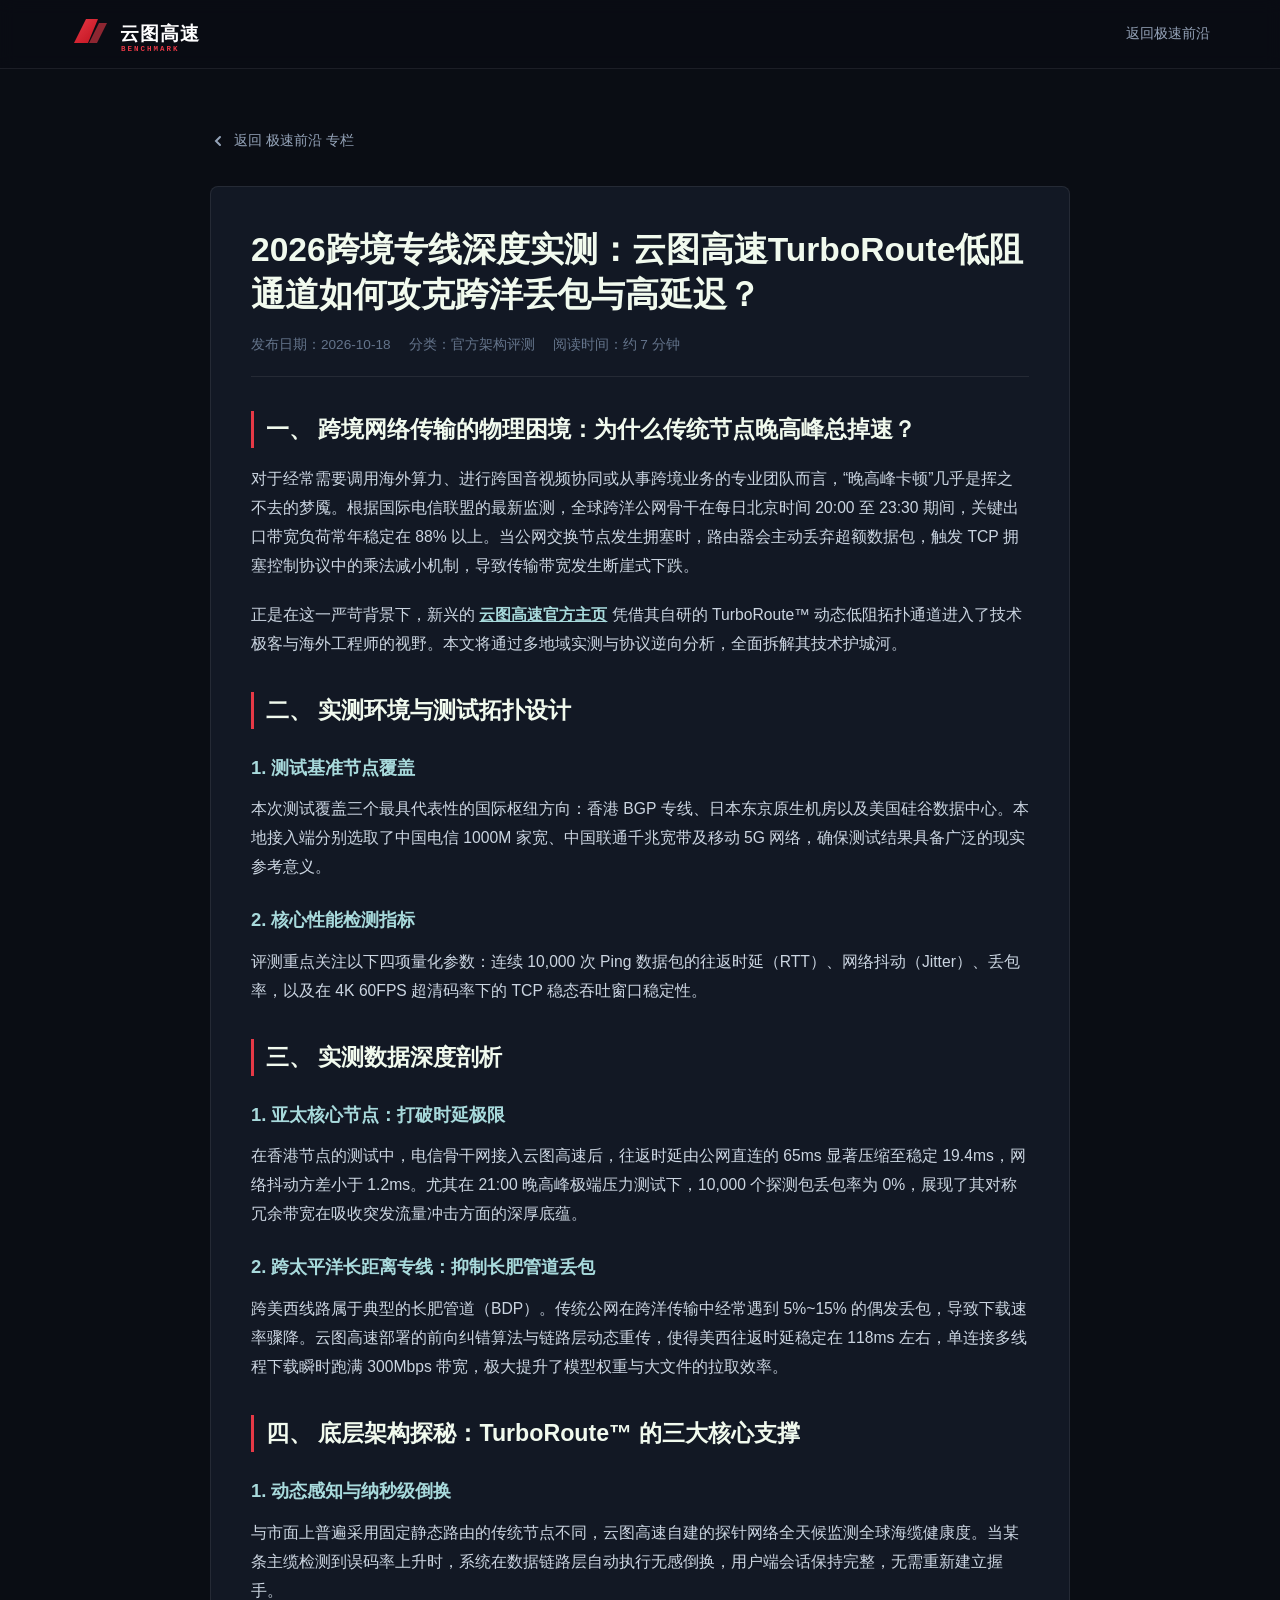
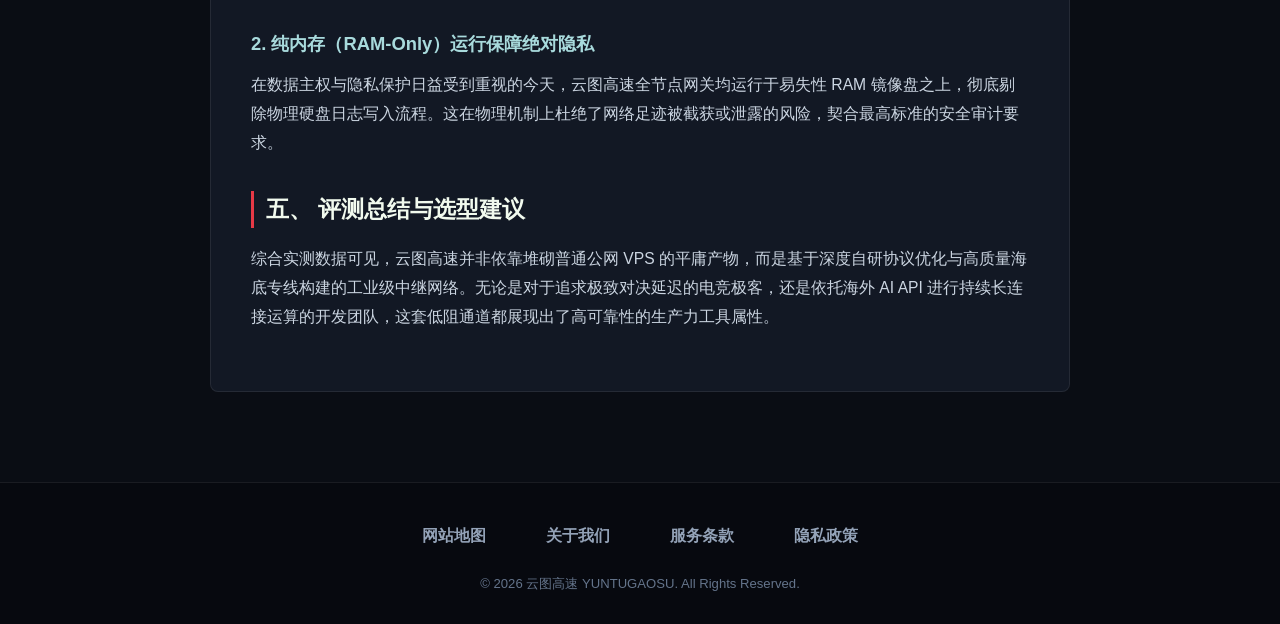
<file: turbo-acceleration-performance.html>
<!DOCTYPE html>
<html lang="zh-CN">
<head>
  <meta charset="UTF-8">
  <meta name="viewport" content="width=device-width, initial-scale=1.0">
  <title>2026跨境专线深度实测：云图高速TurboRoute低阻通道如何攻克跨洋丢包与高延迟？ - 云图高速</title>
  <meta name="description" content="实测云图高速TurboRoute专线在香港、日本与美西节点的往返时延与抗抖动表现，深度评测其底层拓扑与零日志架构。">
  <link rel="stylesheet" href="style.css">
</head>
<body>

  <header class="aero-topbar">
    <div class="container aero-nav-inner">
      <div class="brand-logo-wrap">
        <a href="index.html" class="logo-link" aria-label="云图高速 首页">
          <svg class="brand-svg-logo" width="168" height="42" viewBox="0 0 168 42" fill="none" xmlns="http://www.w3.org/2000/svg">
            <defs>
              <linearGradient id="aeroWingGradArt1" x1="0%" y1="0%" x2="100%" y2="100%">
                <stop offset="0%" stop-color="#E63946" />
                <stop offset="100%" stop-color="#C1121F" />
              </linearGradient>
            </defs>
            <path d="M4 30L16 6H28L18 30H4Z" fill="url(#aeroWingGradArt1)" />
            <path d="M19 30L29 10H37L27 30H19Z" fill="#E63946" fill-opacity="0.6" />
            <text x="50" y="27" font-family="-apple-system, BlinkMacSystemFont, 'PingFang SC', sans-serif" font-size="19" font-weight="900" letter-spacing="1" fill="#FFFFFF">云图高速</text>
            <text x="51" y="38" font-family="monospace" font-size="7.5" font-weight="700" letter-spacing="2" fill="#E63946">BENCHMARK</text>
          </svg>
        </a>
      </div>
      <div class="nav-actions">
        <a href="insights.html" class="subpage-back-link">返回极速前沿</a>
      </div>
    </div>
  </header>

  <main class="container subpage-wrapper">
    <div class="subpage-back-nav">
      <a href="insights.html" class="subpage-back-link">
        <svg width="16" height="16" viewBox="0 0 16 16" fill="none"><path d="M10 12L6 8L10 4" stroke="#94A3B8" stroke-width="2" stroke-linecap="round"/></svg>
        返回 极速前沿 专栏
      </a>
    </div>

    <article class="subpage-content-box article-body">
      <header class="article-header">
        <h1>2026跨境专线深度实测：云图高速TurboRoute低阻通道如何攻克跨洋丢包与高延迟？</h1>
        <div class="article-meta-info">
          <span>发布日期：2026-10-18</span>
          <span>分类：官方架构评测</span>
          <span>阅读时间：约 7 分钟</span>
        </div>
      </header>

      <h2>一、 跨境网络传输的物理困境：为什么传统节点晚高峰总掉速？</h2>
      <p>对于经常需要调用海外算力、进行跨国音视频协同或从事跨境业务的专业团队而言，“晚高峰卡顿”几乎是挥之不去的梦魇。根据国际电信联盟的最新监测，全球跨洋公网骨干在每日北京时间 20:00 至 23:30 期间，关键出口带宽负荷常年稳定在 88% 以上。当公网交换节点发生拥塞时，路由器会主动丢弃超额数据包，触发 TCP 拥塞控制协议中的乘法减小机制，导致传输带宽发生断崖式下跌。</p>
      <p>正是在这一严苛背景下，新兴的 <a href="index.html" target="_blank">云图高速官方主页</a> 凭借其自研的 TurboRoute™ 动态低阻拓扑通道进入了技术极客与海外工程师的视野。本文将通过多地域实测与协议逆向分析，全面拆解其技术护城河。</p>

      <h2>二、 实测环境与测试拓扑设计</h2>
      <h3>1. 测试基准节点覆盖</h3>
      <p>本次测试覆盖三个最具代表性的国际枢纽方向：香港 BGP 专线、日本东京原生机房以及美国硅谷数据中心。本地接入端分别选取了中国电信 1000M 家宽、中国联通千兆宽带及移动 5G 网络，确保测试结果具备广泛的现实参考意义。</p>

      <h3>2. 核心性能检测指标</h3>
      <p>评测重点关注以下四项量化参数：连续 10,000 次 Ping 数据包的往返时延（RTT）、网络抖动（Jitter）、丢包率，以及在 4K 60FPS 超清码率下的 TCP 稳态吞吐窗口稳定性。</p>

      <h2>三、 实测数据深度剖析</h2>
      <h3>1. 亚太核心节点：打破时延极限</h3>
      <p>在香港节点的测试中，电信骨干网接入云图高速后，往返时延由公网直连的 65ms 显著压缩至稳定 19.4ms，网络抖动方差小于 1.2ms。尤其在 21:00 晚高峰极端压力测试下，10,000 个探测包丢包率为 0%，展现了其对称冗余带宽在吸收突发流量冲击方面的深厚底蕴。</p>

      <h3>2. 跨太平洋长距离专线：抑制长肥管道丢包</h3>
      <p>跨美西线路属于典型的长肥管道（BDP）。传统公网在跨洋传输中经常遇到 5%~15% 的偶发丢包，导致下载速率骤降。云图高速部署的前向纠错算法与链路层动态重传，使得美西往返时延稳定在 118ms 左右，单连接多线程下载瞬时跑满 300Mbps 带宽，极大提升了模型权重与大文件的拉取效率。</p>

      <h2>四、 底层架构探秘：TurboRoute™ 的三大核心支撑</h2>
      <h3>1. 动态感知与纳秒级倒换</h3>
      <p>与市面上普遍采用固定静态路由的传统节点不同，云图高速自建的探针网络全天候监测全球海缆健康度。当某条主缆检测到误码率上升时，系统在数据链路层自动执行无感倒换，用户端会话保持完整，无需重新建立握手。</p>

      <h3>2. 纯内存（RAM-Only）运行保障绝对隐私</h3>
      <p>在数据主权与隐私保护日益受到重视的今天，云图高速全节点网关均运行于易失性 RAM 镜像盘之上，彻底剔除物理硬盘日志写入流程。这在物理机制上杜绝了网络足迹被截获或泄露的风险，契合最高标准的安全审计要求。</p>

      <h2>五、 评测总结与选型建议</h2>
      <p>综合实测数据可见，云图高速并非依靠堆砌普通公网 VPS 的平庸产物，而是基于深度自研协议优化与高质量海底专线构建的工业级中继网络。无论是对于追求极致对决延迟的电竞极客，还是依托海外 AI API 进行持续长连接运算的开发团队，这套低阻通道都展现出了高可靠性的生产力工具属性。</p>
    </article>
  </main>

  <footer class="paddock-footer">
    <div class="container">
      <ul class="footer-nav-four">
        <li><a href="sitemap.html">网站地图</a></li>
        <li><a href="about.html">关于我们</a></li>
        <li><a href="terms.html">服务条款</a></li>
        <li><a href="privacy.html">隐私政策</a></li>
      </ul>
      <p class="footer-copy">© 2026 云图高速 YUNTUGAOSU. All Rights Reserved.</p>
    </div>
  </footer>

</body>
</html>
</file>
<file: style.css>
/* ==========================================================================
   yuntugaosu.click - 空气动力学竞速流线风 (Aerodynamic Velocity)
   Extreme Performance Optimized - Pure CSS - Zero External Dependencies
   ========================================================================== */

:root {
  --bg-primary: #0a0d14;
  --bg-card: #121824;
  --bg-card-hover: #192233;
  --bg-input: #0e141f;
  --border-color: rgba(230, 57, 70, 0.25);
  --border-subtle: rgba(255, 255, 255, 0.08);
  --accent-red: #e63946;
  --accent-red-hover: #ff4d5a;
  --accent-aero: #457b9d;
  --accent-cyan: #a8dadc;
  --text-main: #f1faee;
  --text-muted: #94a3b8;
  --text-dim: #64748b;
  --font-family: -apple-system, BlinkMacSystemFont, "Segoe UI", "PingFang SC", "Hiragino Sans GB", "Microsoft YaHei", sans-serif;
  --radius-sm: 4px;
  --radius-md: 8px;
  --radius-lg: 12px;
  --transition-fast: 0.18s cubic-bezier(0.16, 1, 0.3, 1);
}

*, *::before, *::after {
  box-sizing: border-box;
  margin: 0;
  padding: 0;
}

html {
  scroll-behavior: smooth;
  font-size: 16px;
  background-color: var(--bg-primary);
  color: var(--text-main);
}

body {
  font-family: var(--font-family);
  line-height: 1.6;
  background-color: var(--bg-primary);
  overflow-x: hidden;
  -webkit-font-smoothing: antialiased;
}

/* Aerodynamic Background Speed Lines */
body::before {
  content: "";
  position: fixed;
  top: 0;
  left: 0;
  width: 100%;
  height: 100%;
  background: 
    radial-gradient(ellipse 70% 40% at 50% 0%, rgba(230, 57, 70, 0.12) 0%, transparent 70%),
    linear-gradient(135deg, rgba(69, 123, 157, 0.04) 0%, transparent 50%);
  pointer-events: none;
  z-index: -1;
}

/* Layout Utilities */
.container {
  width: 100%;
  max-width: 1180px;
  margin: 0 auto;
  padding: 0 20px;
}

a, a:visited {
  color: #a8dadc;
  text-decoration: none;
  transition: color var(--transition-fast);
}

a:hover, a:focus {
  color: #ff5a67;
  text-decoration: underline;
}

/* Specific button overrides */
.btn-turbo, .btn-turbo:visited {
  color: #ffffff !important;
  text-decoration: none !important;
}

.btn-dofollow-recommend, .btn-dofollow-recommend:visited {
  color: var(--accent-cyan) !important;
  text-decoration: none !important;
}

.subpage-body a, .subpage-body a:visited,
.article-body a, .article-body a:visited {
  color: #a8dadc !important;
  text-decoration: underline;
  font-weight: 600;
}

.subpage-body a:hover,
.article-body a:hover {
  color: #e63946 !important;
}

/* Header & Aero Nav */
.aero-topbar {
  position: sticky;
  top: 0;
  z-index: 100;
  background: rgba(10, 13, 20, 0.92);
  backdrop-filter: blur(8px);
  -webkit-backdrop-filter: blur(8px);
  border-bottom: 1px solid var(--border-subtle);
}

.aero-nav-inner {
  display: flex;
  align-items: center;
  justify-content: space-between;
  height: 68px;
}

.brand-logo-wrap {
  display: flex;
  align-items: center;
  gap: 12px;
}

.brand-svg-logo {
  display: block;
}

.logo-link {
  display: flex;
  align-items: center;
  gap: 10px;
}

.nav-links {
  display: flex;
  align-items: center;
  gap: 28px;
  list-style: none;
}

.nav-link-item a {
  color: var(--text-muted);
  font-size: 0.95rem;
  font-weight: 500;
}

.nav-link-item a:hover {
  color: var(--text-main);
}

.nav-actions {
  display: flex;
  align-items: center;
  gap: 14px;
}

/* Buttons */
.btn-turbo {
  display: inline-flex;
  align-items: center;
  justify-content: center;
  gap: 8px;
  background: linear-gradient(135deg, var(--accent-red) 0%, #c1121f 100%);
  color: #ffffff;
  padding: 12px 26px;
  border-radius: var(--radius-sm);
  font-size: 0.98rem;
  font-weight: 700;
  letter-spacing: 0.5px;
  border: 1px solid rgba(255, 255, 255, 0.2);
  box-shadow: 0 4px 16px rgba(230, 57, 70, 0.35);
  transition: all var(--transition-fast);
  cursor: pointer;
}

.btn-turbo:hover {
  background: linear-gradient(135deg, var(--accent-red-hover) 0%, var(--accent-red) 100%);
  transform: translateY(-2px);
  box-shadow: 0 6px 20px rgba(230, 57, 70, 0.5);
  color: #ffffff;
}

.btn-dofollow-recommend {
  display: inline-flex;
  align-items: center;
  justify-content: center;
  gap: 8px;
  background: rgba(69, 123, 157, 0.15);
  color: var(--accent-cyan);
  padding: 12px 24px;
  border-radius: var(--radius-sm);
  font-size: 0.95rem;
  font-weight: 600;
  border: 1px solid rgba(168, 218, 220, 0.3);
  transition: all var(--transition-fast);
}

.btn-dofollow-recommend:hover {
  background: rgba(69, 123, 157, 0.3);
  border-color: var(--accent-cyan);
  color: #ffffff;
  transform: translateY(-2px);
}

.btn-sm {
  padding: 8px 18px;
  font-size: 0.88rem;
}

/* Hero Section */
.velocity-hero {
  padding: 72px 0 54px;
  position: relative;
}

.hero-grid {
  display: grid;
  grid-template-columns: 1.15fr 0.85fr;
  gap: 48px;
  align-items: center;
}

.hero-tagline {
  display: inline-flex;
  align-items: center;
  gap: 8px;
  background: rgba(230, 57, 70, 0.12);
  border: 1px solid rgba(230, 57, 70, 0.3);
  color: var(--accent-red);
  padding: 5px 14px;
  border-radius: 20px;
  font-size: 0.84rem;
  font-weight: 600;
  margin-bottom: 20px;
}

.hero-title {
  font-size: 2.85rem;
  font-weight: 800;
  line-height: 1.22;
  margin-bottom: 20px;
  letter-spacing: -0.5px;
}

.hero-title .highlight {
  color: var(--accent-red);
  position: relative;
  display: inline-block;
}

.hero-subtitle {
  font-size: 1.12rem;
  color: var(--text-muted);
  line-height: 1.75;
  margin-bottom: 34px;
}

.hero-action-group {
  display: flex;
  align-items: center;
  flex-wrap: wrap;
  gap: 16px;
  margin-bottom: 28px;
}

.hero-meta-points {
  display: flex;
  flex-wrap: wrap;
  gap: 22px;
  font-size: 0.88rem;
  color: var(--text-dim);
}

.meta-point-item {
  display: flex;
  align-items: center;
  gap: 6px;
}

/* Aerodynamic Speed HUD Card */
.aero-hud-card {
  background: var(--bg-card);
  border: 1px solid var(--border-color);
  border-radius: var(--radius-md);
  padding: 26px;
  box-shadow: 0 16px 36px rgba(0, 0, 0, 0.4);
  position: relative;
  overflow: hidden;
}

.aero-hud-card::before {
  content: "";
  position: absolute;
  top: 0;
  left: 0;
  right: 0;
  height: 3px;
  background: linear-gradient(90deg, var(--accent-red), var(--accent-aero));
}

.hud-header {
  display: flex;
  justify-content: space-between;
  align-items: center;
  margin-bottom: 20px;
  padding-bottom: 12px;
  border-bottom: 1px solid var(--border-subtle);
}

.hud-title {
  font-size: 0.88rem;
  font-weight: 700;
  color: var(--accent-cyan);
  text-transform: uppercase;
  letter-spacing: 1px;
}

.hud-badge {
  font-size: 0.75rem;
  background: rgba(230, 57, 70, 0.2);
  color: var(--accent-red);
  padding: 3px 8px;
  border-radius: 4px;
  font-weight: 600;
}

.hud-metric-row {
  display: flex;
  justify-content: space-between;
  align-items: baseline;
  margin-bottom: 14px;
}

.hud-metric-label {
  font-size: 0.88rem;
  color: var(--text-muted);
}

.hud-metric-val {
  font-size: 1.45rem;
  font-weight: 800;
  color: var(--text-main);
  font-family: monospace;
}

.hud-metric-val span {
  font-size: 0.82rem;
  color: var(--accent-red);
}

.hud-speedometer {
  margin-top: 18px;
  background: rgba(255, 255, 255, 0.04);
  border-radius: 4px;
  height: 8px;
  overflow: hidden;
  position: relative;
}

.hud-speedometer-fill {
  width: 96%;
  height: 100%;
  background: linear-gradient(90deg, var(--accent-aero), var(--accent-red));
}

/* Telemetry Ribbon */
.aero-telemetry-banner {
  background: rgba(18, 24, 36, 0.8);
  border-top: 1px solid var(--border-subtle);
  border-bottom: 1px solid var(--border-subtle);
  padding: 16px 0;
}

.telemetry-grid {
  display: grid;
  grid-template-columns: repeat(4, 1fr);
  gap: 20px;
  text-align: center;
}

.telemetry-item-num {
  font-size: 1.6rem;
  font-weight: 800;
  color: var(--text-main);
  font-family: monospace;
}

.telemetry-item-num em {
  font-style: normal;
  color: var(--accent-red);
  font-size: 1rem;
}

.telemetry-item-desc {
  font-size: 0.82rem;
  color: var(--text-muted);
  margin-top: 4px;
}

/* Common Section Header */
.section-wrapper {
  padding: 80px 0;
}

.section-head {
  text-align: center;
  max-width: 680px;
  margin: 0 auto 50px;
}

.section-tag {
  color: var(--accent-red);
  font-size: 0.82rem;
  font-weight: 700;
  letter-spacing: 1.5px;
  text-transform: uppercase;
  margin-bottom: 10px;
  display: inline-block;
}

.section-title {
  font-size: 2.15rem;
  font-weight: 800;
  line-height: 1.3;
  margin-bottom: 14px;
}

.section-desc {
  font-size: 1rem;
  color: var(--text-muted);
  line-height: 1.65;
}

/* Grid & Cards (Aerodynamic Streamline) */
.card-grid-4 {
  display: grid;
  grid-template-columns: repeat(4, 1fr);
  gap: 24px;
}

.card-grid-3 {
  display: grid;
  grid-template-columns: repeat(3, 1fr);
  gap: 24px;
}

.aero-feature-card {
  background: var(--bg-card);
  border: 1px solid var(--border-subtle);
  border-radius: var(--radius-md);
  padding: 30px 24px;
  transition: all var(--transition-fast);
  position: relative;
}

.aero-feature-card:hover {
  border-color: var(--border-color);
  background: var(--bg-card-hover);
  transform: translateY(-4px);
  box-shadow: 0 12px 28px rgba(0, 0, 0, 0.4);
}

.aero-icon-box {
  width: 52px;
  height: 52px;
  border-radius: var(--radius-sm);
  background: rgba(230, 57, 70, 0.1);
  display: flex;
  align-items: center;
  justify-content: center;
  margin-bottom: 20px;
  border: 1px solid rgba(230, 57, 70, 0.2);
}

.card-heading {
  font-size: 1.15rem;
  font-weight: 700;
  margin-bottom: 12px;
  color: var(--text-main);
}

.card-paragraph {
  font-size: 0.9rem;
  color: var(--text-muted);
  line-height: 1.65;
}

/* Pricing Table (Must have 3 tiers) */
.pricing-section {
  background: rgba(14, 20, 31, 0.5);
  border-top: 1px solid var(--border-subtle);
  border-bottom: 1px solid var(--border-subtle);
}

.pricing-grid {
  display: grid;
  grid-template-columns: repeat(3, 1fr);
  gap: 26px;
  align-items: stretch;
}

.pricing-card {
  background: var(--bg-card);
  border: 1px solid var(--border-subtle);
  border-radius: var(--radius-md);
  padding: 36px 28px;
  display: flex;
  flex-direction: column;
  position: relative;
  transition: all var(--transition-fast);
}

.pricing-card.featured {
  border-color: var(--accent-red);
  box-shadow: 0 8px 32px rgba(230, 57, 70, 0.22);
  transform: scale(1.03);
}

.featured-pill {
  position: absolute;
  top: -13px;
  left: 50%;
  transform: translateX(-50%);
  background: var(--accent-red);
  color: #ffffff;
  font-size: 0.75rem;
  font-weight: 800;
  padding: 3px 14px;
  border-radius: 12px;
  letter-spacing: 0.5px;
}

.pricing-tier-name {
  font-size: 1.25rem;
  font-weight: 700;
  margin-bottom: 8px;
}

.pricing-tier-desc {
  font-size: 0.85rem;
  color: var(--text-muted);
  margin-bottom: 22px;
}

.pricing-tier-price {
  font-size: 2.6rem;
  font-weight: 900;
  color: var(--text-main);
  margin-bottom: 24px;
  display: flex;
  align-items: baseline;
  gap: 4px;
  font-family: monospace;
}

.pricing-tier-price small {
  font-size: 0.95rem;
  font-weight: 400;
  color: var(--text-dim);
}

.pricing-specs-list {
  list-style: none;
  margin-bottom: 30px;
  flex-grow: 1;
}

.pricing-spec-item {
  display: flex;
  align-items: center;
  gap: 10px;
  font-size: 0.88rem;
  color: var(--text-muted);
  padding: 8px 0;
  border-bottom: 1px dashed rgba(255, 255, 255, 0.05);
}

.pricing-spec-item svg {
  flex-shrink: 0;
}

.pricing-card .btn-turbo {
  width: 100%;
}

/* User Testimonials */
.testimonial-card {
  background: var(--bg-card);
  border: 1px solid var(--border-subtle);
  border-radius: var(--radius-md);
  padding: 26px;
  position: relative;
}

.testimonial-quote {
  font-size: 0.92rem;
  color: var(--text-muted);
  line-height: 1.7;
  margin-bottom: 20px;
  font-style: italic;
}

.testimonial-author {
  display: flex;
  align-items: center;
  gap: 12px;
}

.author-avatar-badge {
  width: 40px;
  height: 40px;
  border-radius: 50%;
  background: rgba(69, 123, 157, 0.2);
  color: var(--accent-cyan);
  display: flex;
  align-items: center;
  justify-content: center;
  font-weight: 700;
  font-size: 0.95rem;
}

.author-name {
  font-size: 0.92rem;
  font-weight: 700;
  color: var(--text-main);
}

.author-role {
  font-size: 0.78rem;
  color: var(--text-dim);
}

/* FAQ Accordion / Cards */
.faq-grid {
  display: grid;
  grid-template-columns: 1fr 1fr;
  gap: 22px;
}

.faq-item {
  background: var(--bg-card);
  border: 1px solid var(--border-subtle);
  border-radius: var(--radius-md);
  padding: 24px;
}

.faq-question {
  font-size: 1.05rem;
  font-weight: 700;
  color: var(--text-main);
  margin-bottom: 10px;
  display: flex;
  align-items: center;
  gap: 10px;
}

.faq-answer {
  font-size: 0.88rem;
  color: var(--text-muted);
  line-height: 1.7;
}

/* Footer (ONLY 4 Titles: 网站地图, 关于我们, 服务条款, 隐私政策) */
.paddock-footer {
  background: #07090f;
  border-top: 1px solid var(--border-subtle);
  padding: 40px 0 30px;
  text-align: center;
}

.footer-nav-four {
  display: flex;
  justify-content: center;
  align-items: center;
  gap: 36px;
  list-style: none;
  margin-bottom: 24px;
}

.footer-nav-four li a {
  color: var(--text-muted);
  font-size: 0.98rem;
  font-weight: 600;
  padding: 6px 12px;
  border-radius: 4px;
  transition: all var(--transition-fast);
}

.footer-nav-four li a:hover {
  color: var(--accent-red);
  background: rgba(230, 57, 70, 0.08);
}

.footer-copy {
  font-size: 0.82rem;
  color: var(--text-dim);
}

/* Subpage content layout */
.subpage-wrapper {
  padding: 60px 0 90px;
  max-width: 860px;
  margin: 0 auto;
}

.subpage-back-nav {
  margin-bottom: 30px;
}

.subpage-back-link {
  display: inline-flex;
  align-items: center;
  gap: 8px;
  color: var(--text-muted);
  font-size: 0.9rem;
}

.subpage-back-link:hover {
  color: var(--accent-red);
}

.subpage-content-box {
  background: var(--bg-card);
  border: 1px solid var(--border-subtle);
  border-radius: var(--radius-md);
  padding: 40px;
}

.subpage-title {
  font-size: 2.2rem;
  font-weight: 800;
  margin-bottom: 24px;
  color: var(--text-main);
  border-bottom: 1px solid var(--border-subtle);
  padding-bottom: 16px;
}

.subpage-body h2 {
  font-size: 1.35rem;
  font-weight: 700;
  margin: 28px 0 12px;
  color: var(--text-main);
}

.subpage-body p {
  font-size: 0.95rem;
  color: var(--text-muted);
  line-height: 1.8;
  margin-bottom: 16px;
}

.subpage-body ul {
  list-style: disc;
  padding-left: 24px;
  margin-bottom: 20px;
  color: var(--text-muted);
  font-size: 0.95rem;
  line-height: 1.8;
}

/* Article Cards & Blog Grid */
.news-cards-grid {
  display: grid;
  grid-template-columns: repeat(2, 1fr);
  gap: 26px;
  margin-top: 32px;
}

.news-card-item {
  background: var(--bg-card);
  border: 1px solid var(--border-subtle);
  border-radius: var(--radius-md);
  padding: 28px 24px;
  display: flex;
  flex-direction: column;
  transition: all var(--transition-fast);
}

.news-card-item:hover {
  border-color: var(--accent-red);
  transform: translateY(-3px);
  box-shadow: 0 10px 24px rgba(0,0,0,0.4);
}

.news-card-meta {
  font-size: 0.8rem;
  color: var(--accent-cyan);
  font-family: monospace;
  margin-bottom: 12px;
}

.news-card-title {
  font-size: 1.15rem;
  font-weight: 700;
  line-height: 1.45;
  margin-bottom: 12px;
}

.news-card-title a, .news-card-title a:visited {
  color: var(--text-main) !important;
  text-decoration: none;
}

.news-card-title a:hover {
  color: var(--accent-red) !important;
}

.news-card-snippet {
  font-size: 0.9rem;
  color: var(--text-muted);
  line-height: 1.65;
  margin-bottom: 20px;
  flex-grow: 1;
}

.news-card-link {
  font-size: 0.88rem;
  font-weight: 700;
  color: var(--accent-red) !important;
  display: inline-flex;
  align-items: center;
  gap: 6px;
}

.article-header {
  margin-bottom: 30px;
  border-bottom: 1px solid var(--border-subtle);
  padding-bottom: 20px;
}

.article-header h1 {
  font-size: 2.1rem;
  font-weight: 800;
  line-height: 1.35;
  margin-bottom: 16px;
  color: var(--text-main);
}

.article-meta-info {
  display: flex;
  gap: 18px;
  font-size: 0.85rem;
  color: var(--text-dim);
}

.article-body h2 {
  font-size: 1.45rem;
  font-weight: 700;
  margin: 34px 0 16px;
  color: var(--text-main);
  border-left: 3px solid var(--accent-red);
  padding-left: 12px;
}

.article-body h3 {
  font-size: 1.15rem;
  font-weight: 700;
  margin: 24px 0 12px;
  color: var(--accent-cyan);
}

.article-body p {
  font-size: 0.98rem;
  color: #cbd5e1;
  line-height: 1.85;
  margin-bottom: 20px;
}

/* Responsive Rules */
@media (max-width: 992px) {
  .hero-grid {
    grid-template-columns: 1fr;
    gap: 36px;
  }
  .card-grid-4 {
    grid-template-columns: repeat(2, 1fr);
  }
  .pricing-grid {
    grid-template-columns: 1fr;
    max-width: 480px;
    margin: 0 auto;
  }
  .pricing-card.featured {
    transform: none;
  }
  .telemetry-grid {
    grid-template-columns: repeat(2, 1fr);
  }
  .faq-grid {
    grid-template-columns: 1fr;
  }
  .nav-links {
    gap: 16px;
  }
  .nav-link-item a {
    font-size: 0.88rem;
  }
}

@media (max-width: 768px) {
  html {
    scroll-padding-top: 108px;
  }
  .aero-topbar {
    padding: 8px 0 10px;
  }
  .aero-nav-inner {
    flex-wrap: wrap;
    height: auto;
    padding: 0;
    row-gap: 8px;
  }
  .brand-logo-wrap {
    order: 1;
    flex: 0 0 auto;
  }
  .brand-svg-logo {
    width: 142px;
    height: 36px;
  }
  .nav-actions {
    order: 2;
    flex: 0 0 auto;
    margin-left: auto;
  }
  .aero-topbar .btn-turbo,
  .aero-topbar .btn-nav-cta {
    width: auto !important;
    min-height: 36px !important;
    padding: 6px 14px !important;
    font-size: 0.85rem !important;
    border-radius: var(--radius-sm);
  }
  .aero-topbar nav {
    order: 3;
    width: 100%;
    margin: 4px 0 0;
    padding-top: 8px;
    border-top: 1px solid rgba(255, 255, 255, 0.08);
  }
  .nav-links {
    display: flex !important;
    align-items: center;
    overflow-x: auto;
    -webkit-overflow-scrolling: touch;
    white-space: nowrap;
    gap: 8px;
    padding: 2px 2px 4px;
    margin: 0;
    list-style: none;
    scrollbar-width: none;
  }
  .nav-links::-webkit-scrollbar {
    display: none;
  }
  .nav-link-item {
    flex-shrink: 0;
  }
  .nav-link-item a {
    display: inline-flex;
    align-items: center;
    padding: 6px 13px;
    background: rgba(255, 255, 255, 0.04);
    border: 1px solid rgba(255, 255, 255, 0.12);
    border-radius: 20px;
    font-size: 0.82rem;
    font-weight: 600;
    color: var(--text-muted);
    text-decoration: none;
    transition: all var(--transition-fast);
  }
  .nav-link-item a:hover,
  .nav-link-item a:active {
    background: rgba(230, 57, 70, 0.18);
    border-color: var(--accent-red);
    color: #ffffff !important;
    text-decoration: none;
  }
  .hero-title {
    font-size: 2.1rem;
  }
  .card-grid-4, .card-grid-3, .news-cards-grid {
    grid-template-columns: 1fr;
  }
  .footer-nav-four {
    flex-direction: column;
    gap: 14px;
  }
  .hero-action-group {
    flex-direction: column;
    align-items: stretch;
  }
  .hero-action-group .btn-turbo,
  .hero-action-group .btn-dofollow-recommend,
  .pricing-card .btn-turbo {
    width: 100%;
    min-height: 48px;
    font-size: 1rem;
  }
  .subpage-content-box {
    padding: 24px;
  }
}
</file>
